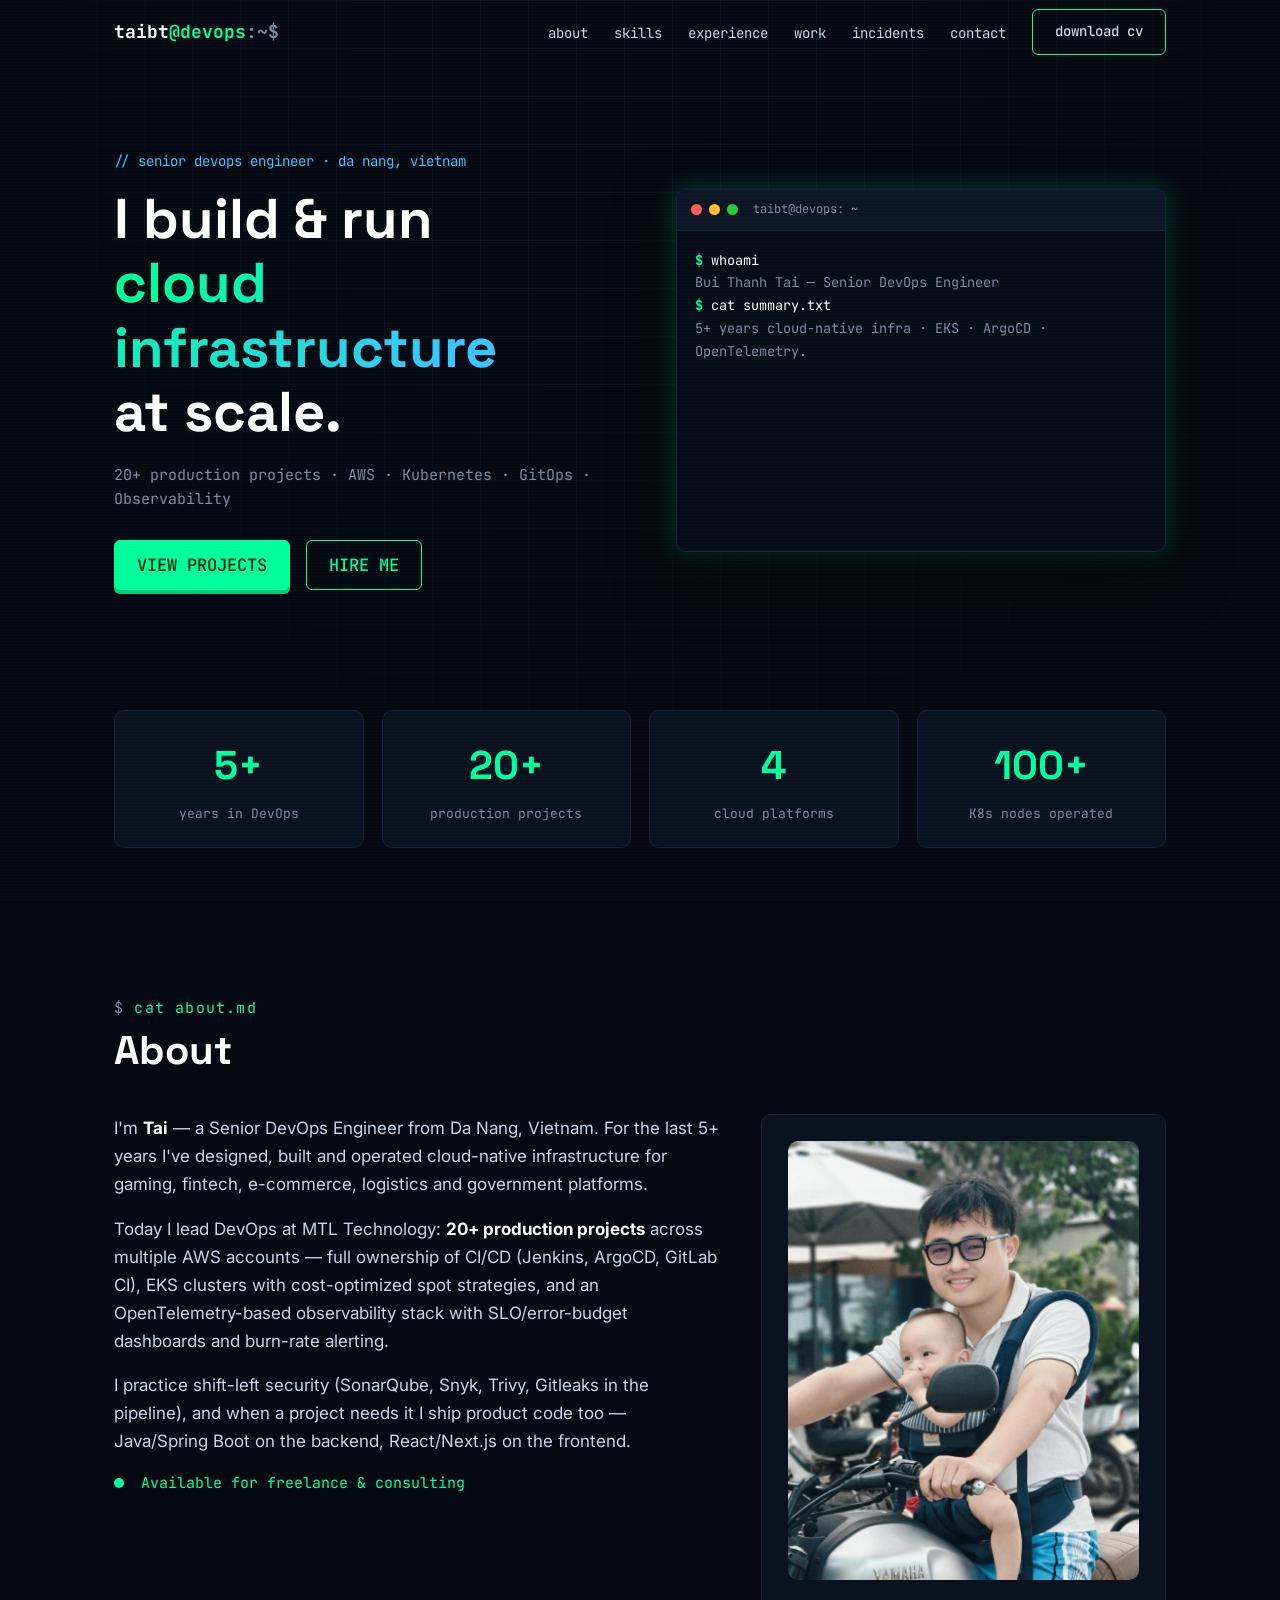
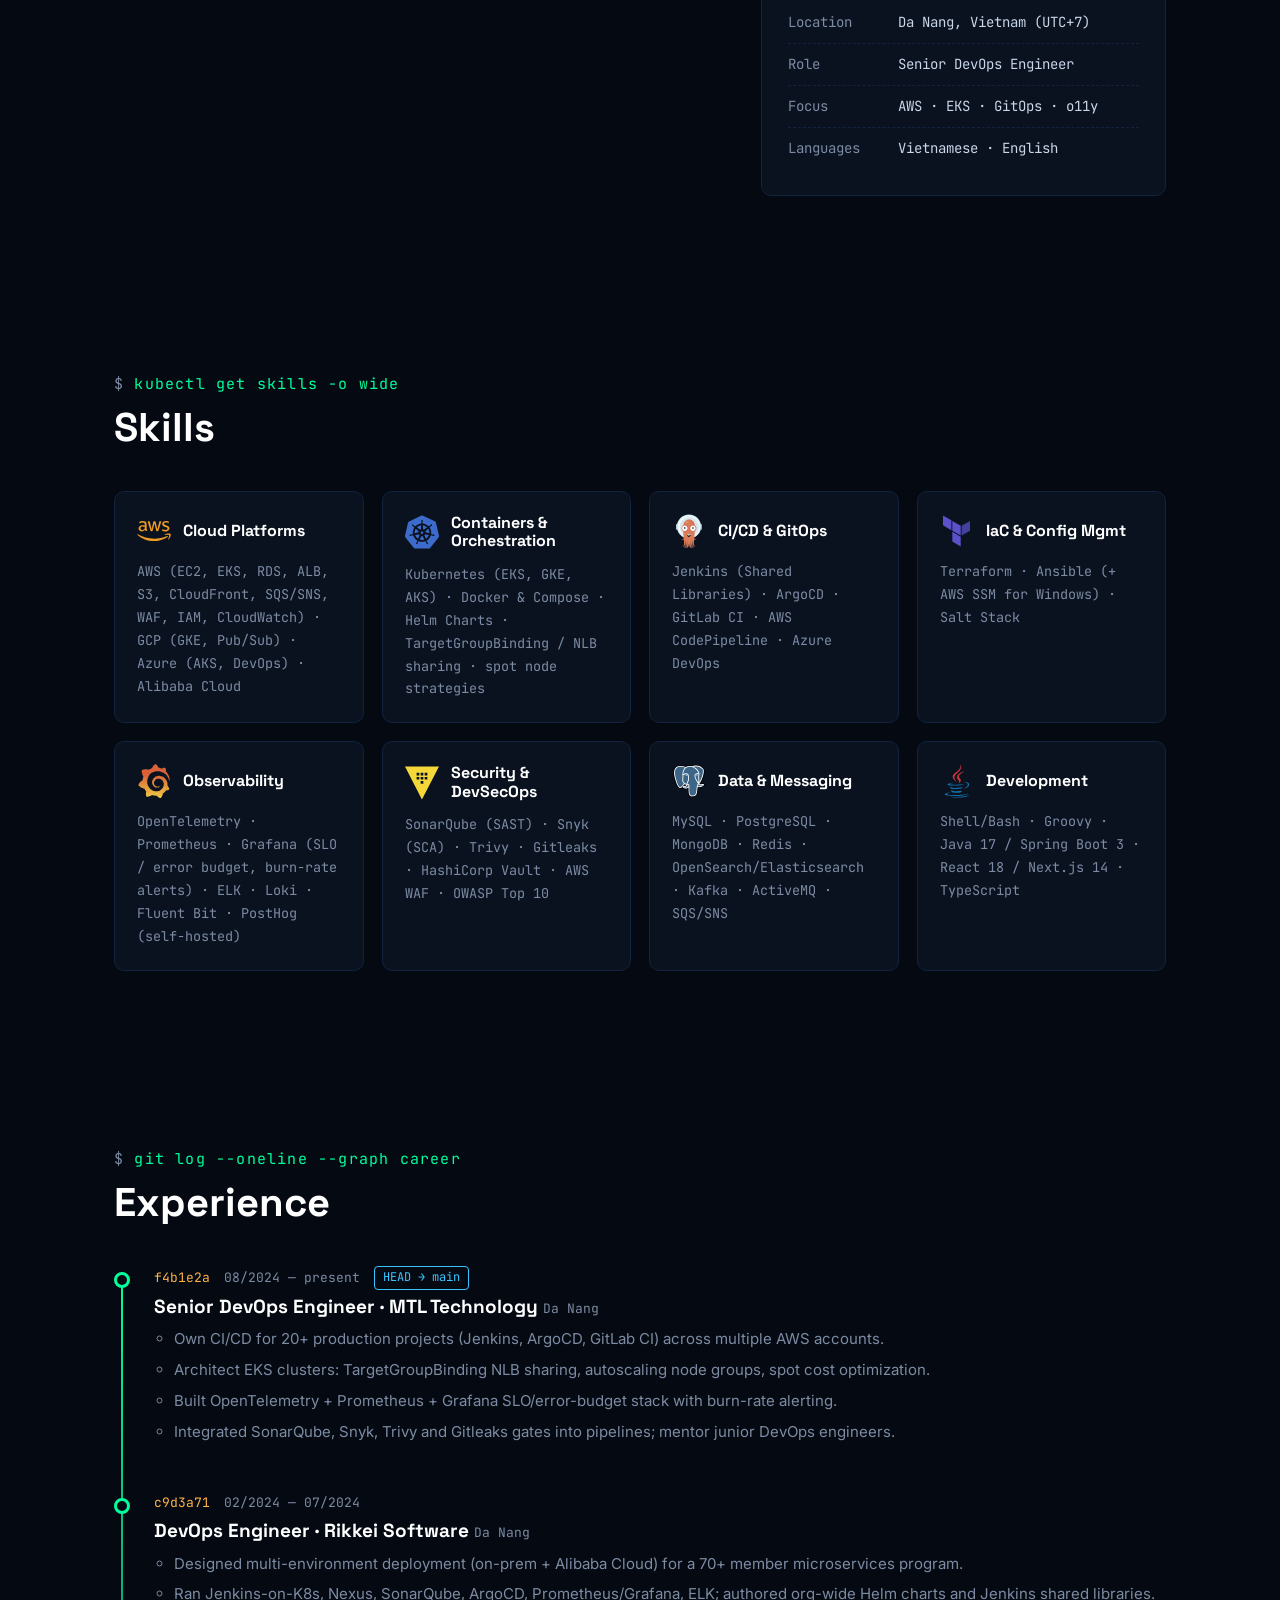
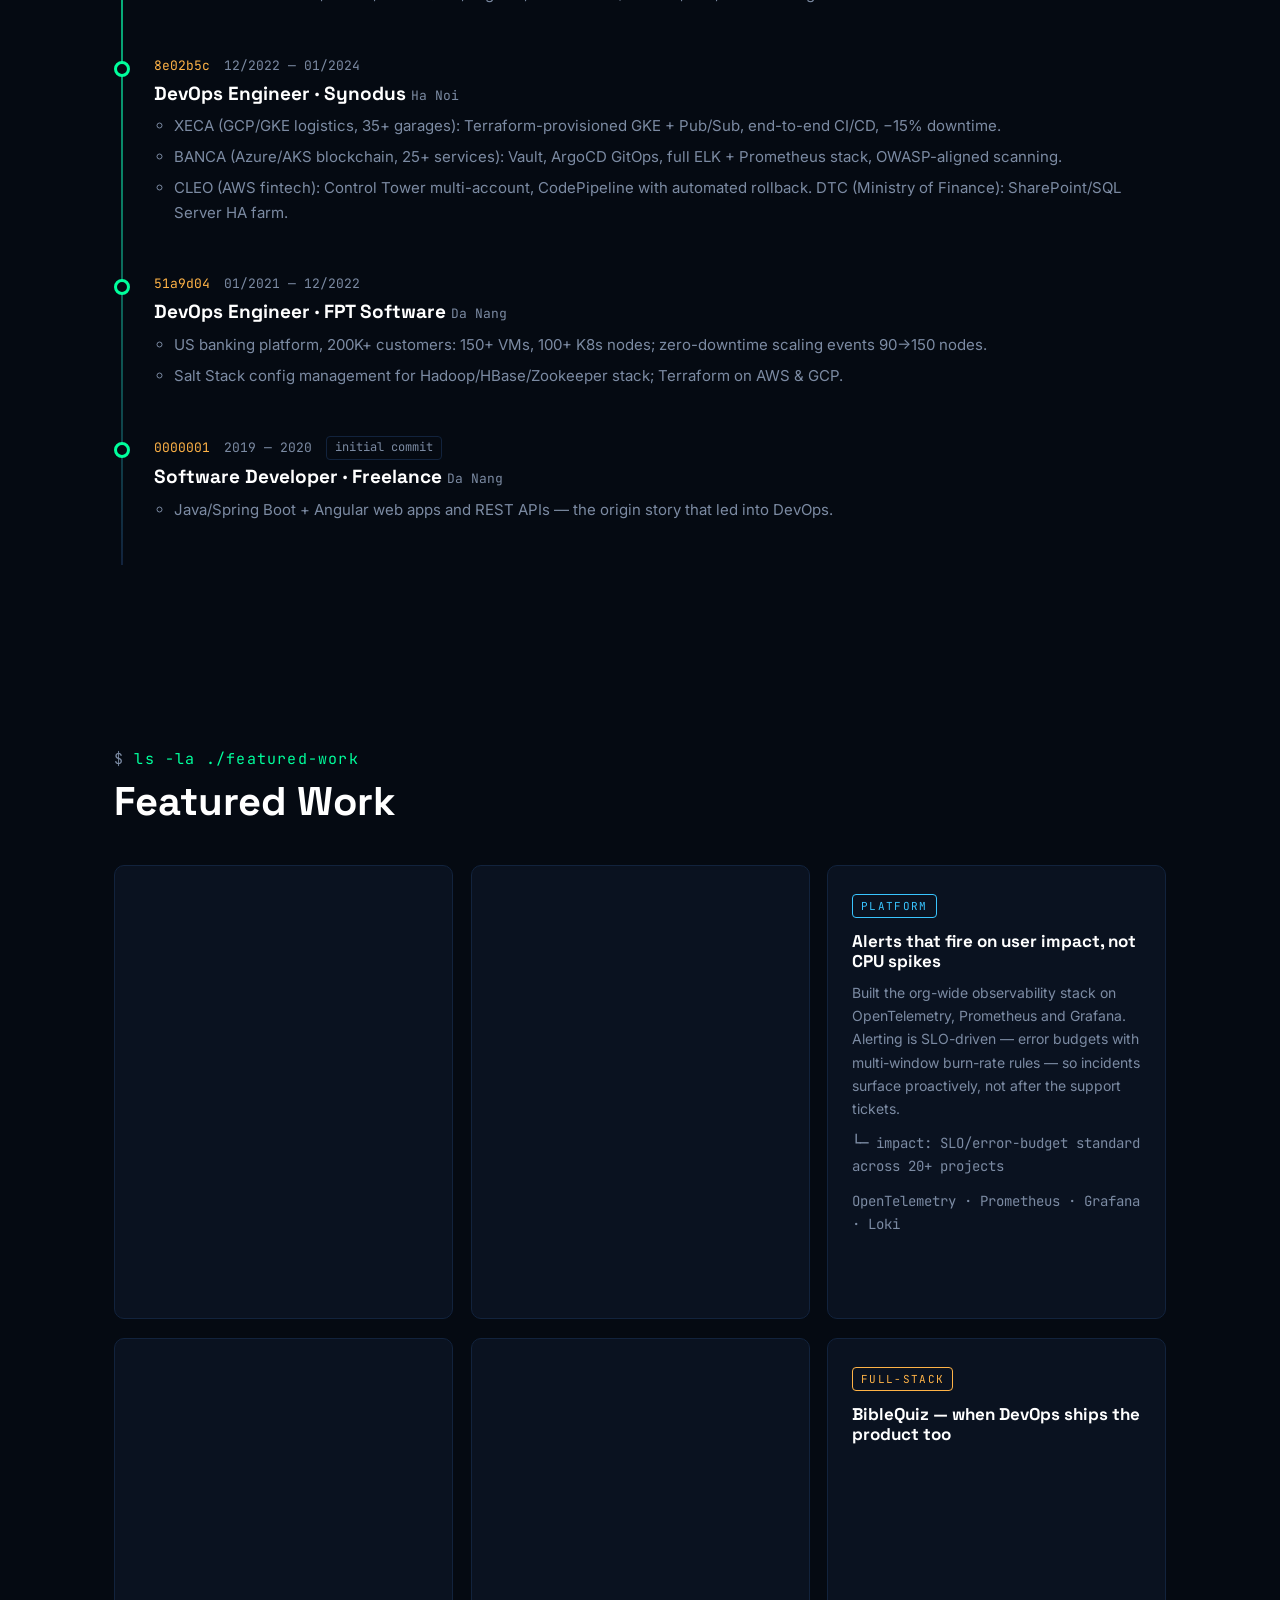
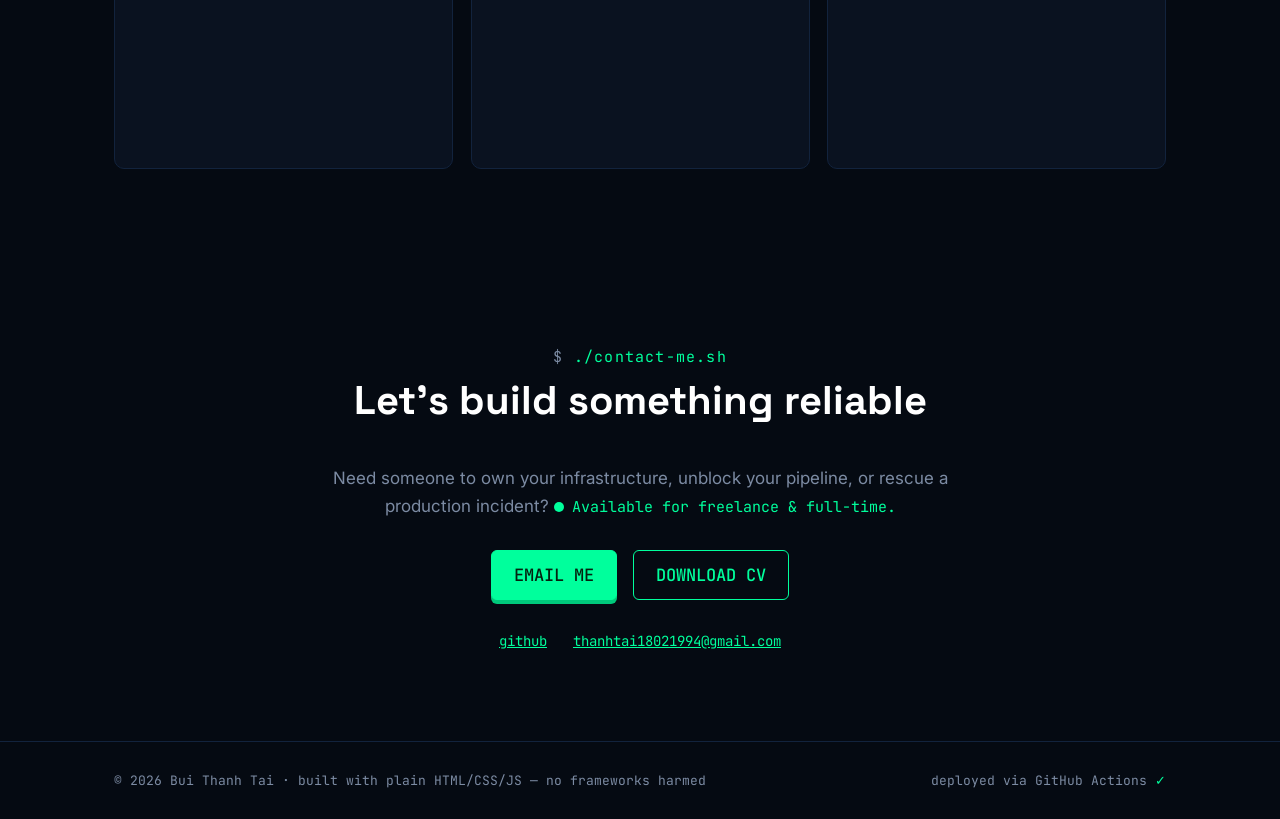
<file: index.html>
<!DOCTYPE html>
<html lang="en">
<head>
  <meta charset="utf-8">
  <meta name="viewport" content="width=device-width, initial-scale=1">
  <title>Bui Thanh Tai — Senior DevOps Engineer</title>
  <meta name="description" content="Senior DevOps Engineer — 5+ years building and running cloud-native infrastructure on AWS, Kubernetes, GitOps and observability. Available for freelance.">
  <link rel="icon" type="image/svg+xml" href="assets/img/favicon.svg">
  <link rel="canonical" href="https://taibt-devops.github.io/portfolio/">
  <meta property="og:type" content="website">
  <meta property="og:title" content="Bui Thanh Tai — Senior DevOps Engineer">
  <meta property="og:description" content="5+ years building and running cloud-native infrastructure. AWS · Kubernetes · GitOps · Observability. Available for freelance.">
  <meta property="og:image" content="https://taibt-devops.github.io/portfolio/assets/img/og-image.png">
  <meta property="og:url" content="https://taibt-devops.github.io/portfolio/">
  <meta name="twitter:card" content="summary_large_image">
  <link rel="preconnect" href="https://fonts.googleapis.com">
  <link rel="preconnect" href="https://fonts.gstatic.com" crossorigin>
  <link rel="preload" as="style" href="https://fonts.googleapis.com/css2?family=Inter:wght@400;500;600&family=JetBrains+Mono:wght@400;500;700&family=Space+Grotesk:wght@500;600;700&display=swap">
  <link href="https://fonts.googleapis.com/css2?family=Inter:wght@400;500;600&family=JetBrains+Mono:wght@400;500;700&family=Space+Grotesk:wght@500;600;700&display=swap" rel="stylesheet" media="print" onload="this.media='all'">
  <noscript><link href="https://fonts.googleapis.com/css2?family=Inter:wght@400;500;600&family=JetBrains+Mono:wght@400;500;700&family=Space+Grotesk:wght@500;600;700&display=swap" rel="stylesheet"></noscript>
  <link rel="stylesheet" href="assets/css/main.css">
</head>
<body>
  <a class="skip-link" href="#main">Skip to content</a>
  <header id="site-nav">
    <nav class="wrap nav-inner" aria-label="Main">
      <a class="brand" href="#hero">taibt<span class="brand-at">@devops</span><span class="brand-path">:~$</span></a>
      <button type="button" class="nav-burger" aria-expanded="false" aria-controls="nav-menu" aria-label="Toggle menu"><span></span><span></span><span></span></button>
      <ul id="nav-menu" class="nav-links">
        <li><a href="#about">about</a></li>
        <li><a href="#skills">skills</a></li>
        <li><a href="#experience">experience</a></li>
        <li><a href="#work">work</a></li>
        <li><a href="incidents/">incidents</a></li>
        <li><a href="#contact">contact</a></li>
        <li><a class="btn btn-ghost" href="cv/BUI_THANH_TAI_CV.pdf" download>download cv</a></li>
      </ul>
    </nav>
  </header>
  <main id="main" tabindex="-1">
    <section id="hero" aria-label="Introduction">
      <div class="wrap hero-grid">
        <div class="hero-copy">
          <p class="hero-kicker">// senior devops engineer · da nang, vietnam</p>
          <h1 class="hero-title">I build &amp; run<br><span class="grad">cloud infrastructure</span><br>at scale.</h1>
          <p class="hero-sub">20+ production projects · AWS · Kubernetes · GitOps · Observability</p>
          <div class="hero-cta">
            <a class="btn btn-solid" href="#work">VIEW PROJECTS</a>
            <a class="btn btn-ghost" href="#contact">HIRE ME</a>
          </div>
        </div>
        <div class="terminal" id="hero-terminal">
          <div class="terminal-bar" aria-hidden="true">
            <span class="dot dot-r"></span><span class="dot dot-y"></span><span class="dot dot-g"></span>
            <span class="terminal-title">taibt@devops: ~</span>
          </div>
          <div class="terminal-body" id="terminal-body">
            <div class="t-line"><span class="t-prompt">$</span> <span class="t-cmd">whoami</span></div>
            <div class="t-line t-out">Bui Thanh Tai — Senior DevOps Engineer</div>
            <div class="t-line"><span class="t-prompt">$</span> <span class="t-cmd">cat summary.txt</span></div>
            <div class="t-line t-out">5+ years cloud-native infra · EKS · ArgoCD · OpenTelemetry.</div>
            <div class="t-line t-out">Proven production incident response. Full-stack capable.</div>
            <div class="t-line"><span class="t-prompt">$</span> <span class="t-cmd">kubectl get skills</span></div>
            <div class="t-line t-out t-table">NAME            AGE   STATUS</div>
            <div class="t-line t-out t-table">aws-eks         5y    <span class="t-ok">Running</span></div>
            <div class="t-line t-out t-table">gitops-argocd   4y    <span class="t-ok">Running</span></div>
            <div class="t-line t-out t-table">observability   3y    <span class="t-ok">Running</span></div>
            <div class="t-line t-out t-table">devsecops       2y    <span class="t-ok">Running</span></div>
            <div class="t-line"><span class="t-prompt">$</span> <span class="t-cursor" aria-hidden="true"></span></div>
          </div>
        </div>
      </div>
    </section>
    <section id="stats" aria-label="Key numbers">
      <div class="wrap stats-grid">
        <div class="stat" data-reveal><span class="stat-num" data-count-to="5">5</span><span class="stat-plus">+</span><span class="stat-label">years in DevOps</span></div>
        <div class="stat" data-reveal data-reveal-delay="100"><span class="stat-num" data-count-to="20">20</span><span class="stat-plus">+</span><span class="stat-label">production projects</span></div>
        <div class="stat" data-reveal data-reveal-delay="200"><span class="stat-num" data-count-to="4">4</span><span class="stat-plus"></span><span class="stat-label">cloud platforms</span></div>
        <div class="stat" data-reveal data-reveal-delay="300"><span class="stat-num" data-count-to="100">100</span><span class="stat-plus">+</span><span class="stat-label">K8s nodes operated</span></div>
      </div>
    </section>
    <section id="about" aria-label="About me">
      <div class="wrap">
        <p class="section-title">cat about.md</p>
        <h2 class="section-heading">About</h2>
        <div class="about-grid">
          <div class="about-text" data-reveal>
            <p>I'm <strong>Tai</strong> — a Senior DevOps Engineer from Da Nang, Vietnam. For the last 5+ years I've designed, built and operated cloud-native infrastructure for gaming, fintech, e-commerce, logistics and government platforms.</p>
            <p>Today I lead DevOps at MTL Technology: <strong>20+ production projects</strong> across multiple AWS accounts — full ownership of CI/CD (Jenkins, ArgoCD, GitLab CI), EKS clusters with cost-optimized spot strategies, and an OpenTelemetry-based observability stack with SLO/error-budget dashboards and burn-rate alerting.</p>
            <p>I practice shift-left security (SonarQube, Snyk, Trivy, Gitleaks in the pipeline), and when a project needs it I ship product code too — Java/Spring Boot on the backend, React/Next.js on the frontend.</p>
            <p class="about-status"><span class="pulse-dot" aria-hidden="true"></span> Available for freelance &amp; consulting</p>
          </div>
          <div class="about-card" data-reveal data-reveal-delay="150">
            <figure class="portrait">
              <img src="assets/img/avatar.jpg" alt="Bui Thanh Tai" width="720" height="900" loading="lazy" decoding="async">
            </figure>
            <ul class="about-facts">
              <li><span>Location</span>Da Nang, Vietnam (UTC+7)</li>
              <li><span>Role</span>Senior DevOps Engineer</li>
              <li><span>Focus</span>AWS · EKS · GitOps · o11y</li>
              <li><span>Languages</span>Vietnamese · English</li>
            </ul>
          </div>
        </div>
      </div>
    </section>
    <section id="skills" aria-label="Skills">
      <div class="wrap">
        <p class="section-title">kubectl get skills -o wide</p>
        <h2 class="section-heading">Skills</h2>
        <div class="skills-grid">
          <article class="skill-card" data-reveal>
            <header><img src="assets/img/icons/aws.svg" alt="" width="34" height="34"><h3>Cloud Platforms</h3></header>
            <p>AWS (EC2, EKS, RDS, ALB, S3, CloudFront, SQS/SNS, WAF, IAM, CloudWatch) · GCP (GKE, Pub/Sub) · Azure (AKS, DevOps) · Alibaba Cloud</p>
          </article>
          <article class="skill-card" data-reveal data-reveal-delay="60">
            <header><img src="assets/img/icons/kubernetes.svg" alt="" width="34" height="34"><h3>Containers &amp; Orchestration</h3></header>
            <p>Kubernetes (EKS, GKE, AKS) · Docker &amp; Compose · Helm Charts · TargetGroupBinding / NLB sharing · spot node strategies</p>
          </article>
          <article class="skill-card" data-reveal data-reveal-delay="120">
            <header><img src="assets/img/icons/argocd.svg" alt="" width="34" height="34"><h3>CI/CD &amp; GitOps</h3></header>
            <p>Jenkins (Shared Libraries) · ArgoCD · GitLab CI · AWS CodePipeline · Azure DevOps</p>
          </article>
          <article class="skill-card" data-reveal data-reveal-delay="180">
            <header><img src="assets/img/icons/terraform.svg" alt="" width="34" height="34"><h3>IaC &amp; Config Mgmt</h3></header>
            <p>Terraform · Ansible (+ AWS SSM for Windows) · Salt Stack</p>
          </article>
          <article class="skill-card" data-reveal>
            <header><img src="assets/img/icons/grafana.svg" alt="" width="34" height="34"><h3>Observability</h3></header>
            <p>OpenTelemetry · Prometheus · Grafana (SLO / error budget, burn-rate alerts) · ELK · Loki · Fluent Bit · PostHog (self-hosted)</p>
          </article>
          <article class="skill-card" data-reveal data-reveal-delay="60">
            <header><img src="assets/img/icons/vault.svg" alt="" width="34" height="34"><h3>Security &amp; DevSecOps</h3></header>
            <p>SonarQube (SAST) · Snyk (SCA) · Trivy · Gitleaks · HashiCorp Vault · AWS WAF · OWASP Top 10</p>
          </article>
          <article class="skill-card" data-reveal data-reveal-delay="120">
            <header><img src="assets/img/icons/postgresql.svg" alt="" width="34" height="34"><h3>Data &amp; Messaging</h3></header>
            <p>MySQL · PostgreSQL · MongoDB · Redis · OpenSearch/Elasticsearch · Kafka · ActiveMQ · SQS/SNS</p>
          </article>
          <article class="skill-card" data-reveal data-reveal-delay="180">
            <header><img src="assets/img/icons/java.svg" alt="" width="34" height="34"><h3>Development</h3></header>
            <p>Shell/Bash · Groovy · Java 17 / Spring Boot 3 · React 18 / Next.js 14 · TypeScript</p>
          </article>
        </div>
      </div>
    </section>
    <section id="experience" aria-label="Experience">
      <div class="wrap">
        <p class="section-title">git log --oneline --graph career</p>
        <h2 class="section-heading">Experience</h2>
        <ol class="timeline">
          <li class="commit" data-reveal>
            <div class="commit-meta"><span class="hash">f4b1e2a</span><span class="commit-date">08/2024 — present</span><span class="tag">HEAD → main</span></div>
            <h3>Senior DevOps Engineer · MTL Technology <span class="commit-loc">Da Nang</span></h3>
            <ul>
              <li>Own CI/CD for 20+ production projects (Jenkins, ArgoCD, GitLab CI) across multiple AWS accounts.</li>
              <li>Architect EKS clusters: TargetGroupBinding NLB sharing, autoscaling node groups, spot cost optimization.</li>
              <li>Built OpenTelemetry + Prometheus + Grafana SLO/error-budget stack with burn-rate alerting.</li>
              <li>Integrated SonarQube, Snyk, Trivy and Gitleaks gates into pipelines; mentor junior DevOps engineers.</li>
            </ul>
          </li>
          <li class="commit" data-reveal>
            <div class="commit-meta"><span class="hash">c9d3a71</span><span class="commit-date">02/2024 — 07/2024</span></div>
            <h3>DevOps Engineer · Rikkei Software <span class="commit-loc">Da Nang</span></h3>
            <ul>
              <li>Designed multi-environment deployment (on-prem + Alibaba Cloud) for a 70+ member microservices program.</li>
              <li>Ran Jenkins-on-K8s, Nexus, SonarQube, ArgoCD, Prometheus/Grafana, ELK; authored org-wide Helm charts and Jenkins shared libraries.</li>
            </ul>
          </li>
          <li class="commit" data-reveal>
            <div class="commit-meta"><span class="hash">8e02b5c</span><span class="commit-date">12/2022 — 01/2024</span></div>
            <h3>DevOps Engineer · Synodus <span class="commit-loc">Ha Noi</span></h3>
            <ul>
              <li>XECA (GCP/GKE logistics, 35+ garages): Terraform-provisioned GKE + Pub/Sub, end-to-end CI/CD, −15% downtime.</li>
              <li>BANCA (Azure/AKS blockchain, 25+ services): Vault, ArgoCD GitOps, full ELK + Prometheus stack, OWASP-aligned scanning.</li>
              <li>CLEO (AWS fintech): Control Tower multi-account, CodePipeline with automated rollback. DTC (Ministry of Finance): SharePoint/SQL Server HA farm.</li>
            </ul>
          </li>
          <li class="commit" data-reveal>
            <div class="commit-meta"><span class="hash">51a9d04</span><span class="commit-date">01/2021 — 12/2022</span></div>
            <h3>DevOps Engineer · FPT Software <span class="commit-loc">Da Nang</span></h3>
            <ul>
              <li>US banking platform, 200K+ customers: 150+ VMs, 100+ K8s nodes; zero-downtime scaling events 90→150 nodes.</li>
              <li>Salt Stack config management for Hadoop/HBase/Zookeeper stack; Terraform on AWS &amp; GCP.</li>
            </ul>
          </li>
          <li class="commit" data-reveal>
            <div class="commit-meta"><span class="hash">0000001</span><span class="commit-date">2019 — 2020</span><span class="tag tag-init">initial commit</span></div>
            <h3>Software Developer · Freelance <span class="commit-loc">Da Nang</span></h3>
            <ul>
              <li>Java/Spring Boot + Angular web apps and REST APIs — the origin story that led into DevOps.</li>
            </ul>
          </li>
        </ol>
      </div>
    </section>
    <section id="work" aria-label="Featured work">
      <div class="wrap">
        <p class="section-title">ls -la ./featured-work</p>
        <h2 class="section-heading">Featured Work</h2>
        <div class="work-grid">
          <article class="work-card" data-reveal>
            <span class="work-type work-type-incident">INCIDENT RESPONSE</span>
            <h3>One port-scan away from a breach headline</h3>
            <p>Found a legacy MySQL on EKS exposed to the internet through a public NLB (ap-northeast-1). Recovered data from binary logs + EBS snapshots, converted the service to ClusterIP, locked down Security Groups — then made it systemic: Gitleaks in every pre-commit, Trivy scanning every image in CI.</p>
            <p class="work-impact"><span aria-hidden="true">└─</span> impact: zero data loss · security gates now org-wide</p>
            <p class="work-stack">AWS · EKS · MySQL · binlog · Trivy · Gitleaks</p>
          </article>
          <article class="work-card" data-reveal data-reveal-delay="80">
            <span class="work-type work-type-scale">SCALE</span>
            <h3>US banking platform serving 200K+ customers</h3>
            <p>Ran infrastructure for a large-scale US banking platform: 150+ VMs and 100+ Kubernetes nodes, config-managed with Salt Stack and provisioned with Terraform across AWS and GCP. Peak-hour scaling events stayed invisible to users.</p>
            <p class="work-impact"><span aria-hidden="true">└─</span> impact: 90→150 nodes at peak · zero downtime</p>
            <p class="work-stack">AWS · GCP · K8s · Salt Stack · Terraform</p>
          </article>
          <article class="work-card" data-reveal data-reveal-delay="160">
            <span class="work-type">PLATFORM</span>
            <h3>Alerts that fire on user impact, not CPU spikes</h3>
            <p>Built the org-wide observability stack on OpenTelemetry, Prometheus and Grafana. Alerting is SLO-driven — error budgets with multi-window burn-rate rules — so incidents surface proactively, not after the support tickets.</p>
            <p class="work-impact"><span aria-hidden="true">└─</span> impact: SLO/error-budget standard across 20+ projects</p>
            <p class="work-stack">OpenTelemetry · Prometheus · Grafana · Loki</p>
          </article>
          <article class="work-card" data-reveal>
            <span class="work-type">ARCHITECTURE</span>
            <h3>Fintech on AWS — governed at multi-account scale</h3>
            <p>A high-security payment platform integrating banks, VNPAY and Momo. Designed the AWS estate under Control Tower multi-account governance — EC2, ECS, Lambda, VPC, WAF, all in Terraform — with CloudTrail audit logging and automated-rollback CodePipeline deploys.</p>
            <p class="work-impact"><span aria-hidden="true">└─</span> impact: multi-account governance · rollback-safe deploys</p>
            <p class="work-stack">AWS · Control Tower · Terraform · CodePipeline</p>
          </article>
          <article class="work-card" data-reveal data-reveal-delay="80">
            <span class="work-type">PERFORMANCE</span>
            <h3>XECA logistics — 35+ bus garages on GKE</h3>
            <p>Provisioned the platform end-to-end with Terraform on GCP — GKE, Pub/Sub, MariaDB — and built the full CI/CD path from code scan to ArgoCD deploys. Then went bottleneck-hunting in production.</p>
            <p class="work-impact"><span aria-hidden="true">└─</span> impact: +20% performance · −15% downtime</p>
            <p class="work-stack">GCP · GKE · Terraform · Jenkins · ArgoCD</p>
          </article>
          <article class="work-card" data-reveal data-reveal-delay="160">
            <span class="work-type work-type-dev">FULL-STACK</span>
            <h3>BibleQuiz — when DevOps ships the product too</h3>
            <p>Co-developed a non-profit Vietnamese Bible quiz platform end-to-end: Java 17 / Spring Boot 3.3 backend, React 18 + Vite 5 + TypeScript frontend. Proof that "full-stack capable" on my CV isn't decoration.</p>
            <p class="work-impact"><span aria-hidden="true">└─</span> impact: ~75 endpoints · ~30 tables · ~370 tests</p>
            <p class="work-stack">Java 17 · Spring Boot 3 · React 18 · Vite</p>
          </article>
        </div>
      </div>
    </section>
    <section id="contact" aria-label="Contact">
      <div class="wrap contact-wrap">
        <p class="section-title">./contact-me.sh</p>
        <h2 class="section-heading">Let's build something reliable</h2>
        <p class="contact-lede" data-reveal>Need someone to own your infrastructure, unblock your pipeline, or rescue a production incident? <span class="nowrap"><span class="pulse-dot" aria-hidden="true"></span>Available for freelance &amp; full-time.</span></p>
        <div class="contact-cta" data-reveal data-reveal-delay="120">
          <a class="btn btn-solid" href="mailto:thanhtai18021994@gmail.com">EMAIL ME</a>
          <a class="btn btn-ghost" href="cv/BUI_THANH_TAI_CV.pdf" download>DOWNLOAD CV</a>
        </div>
        <ul class="contact-links" data-reveal data-reveal-delay="240">
          <li><a href="https://github.com/taibt-devops" rel="me noopener" target="_blank">github</a></li>
          <li><a href="mailto:thanhtai18021994@gmail.com">thanhtai18021994@gmail.com</a></li>
        </ul>
      </div>
    </section>
  </main>
  <footer id="site-footer">
    <div class="wrap footer-inner">
      <p class="footer-line">© 2026 Bui Thanh Tai · built with plain HTML/CSS/JS — no frameworks harmed</p>
      <p class="footer-line"><a href="https://github.com/taibt-devops/portfolio/actions" rel="noopener" target="_blank">deployed via GitHub Actions <span class="t-ok">✓</span></a></p>
    </div>
  </footer>
  <script src="assets/js/terminal.js" defer></script>
  <script src="assets/js/reveal.js" defer></script>
  <script src="assets/js/main.js" defer></script>
</body>
</html>
</file>
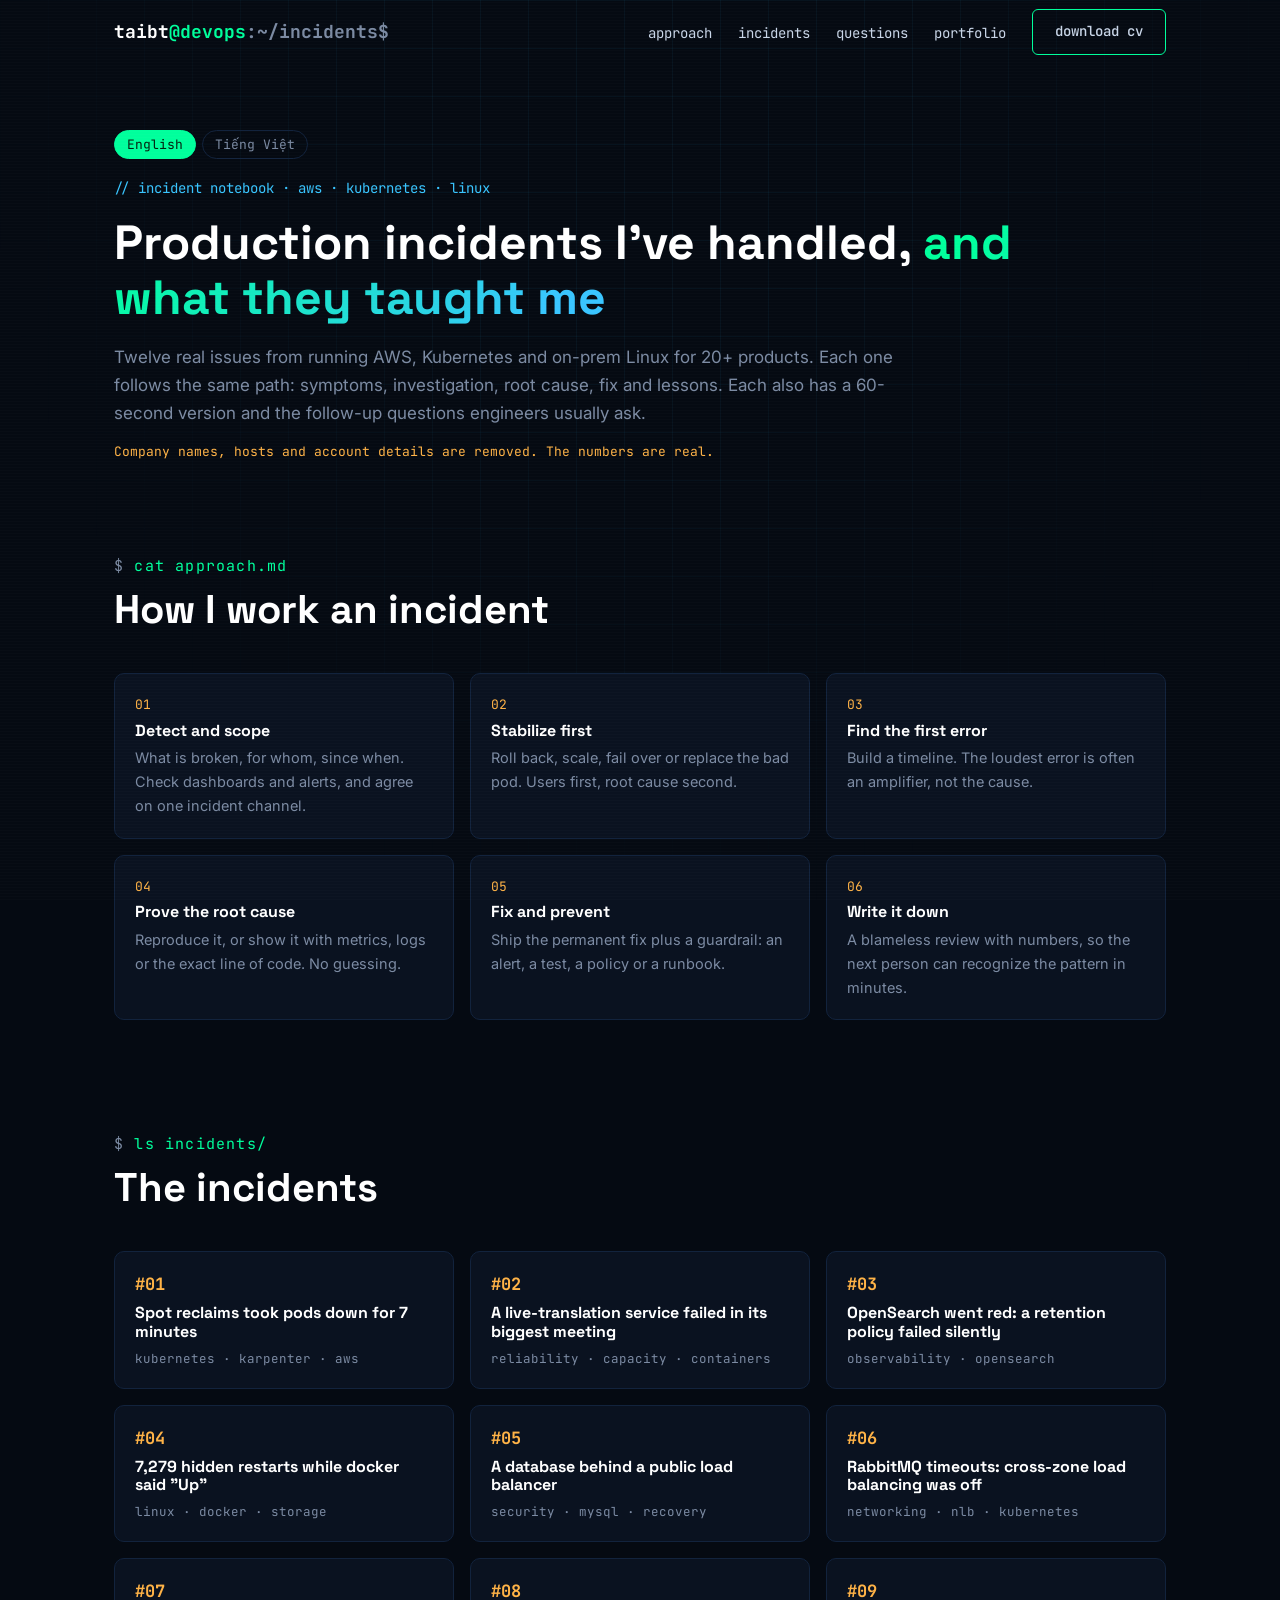
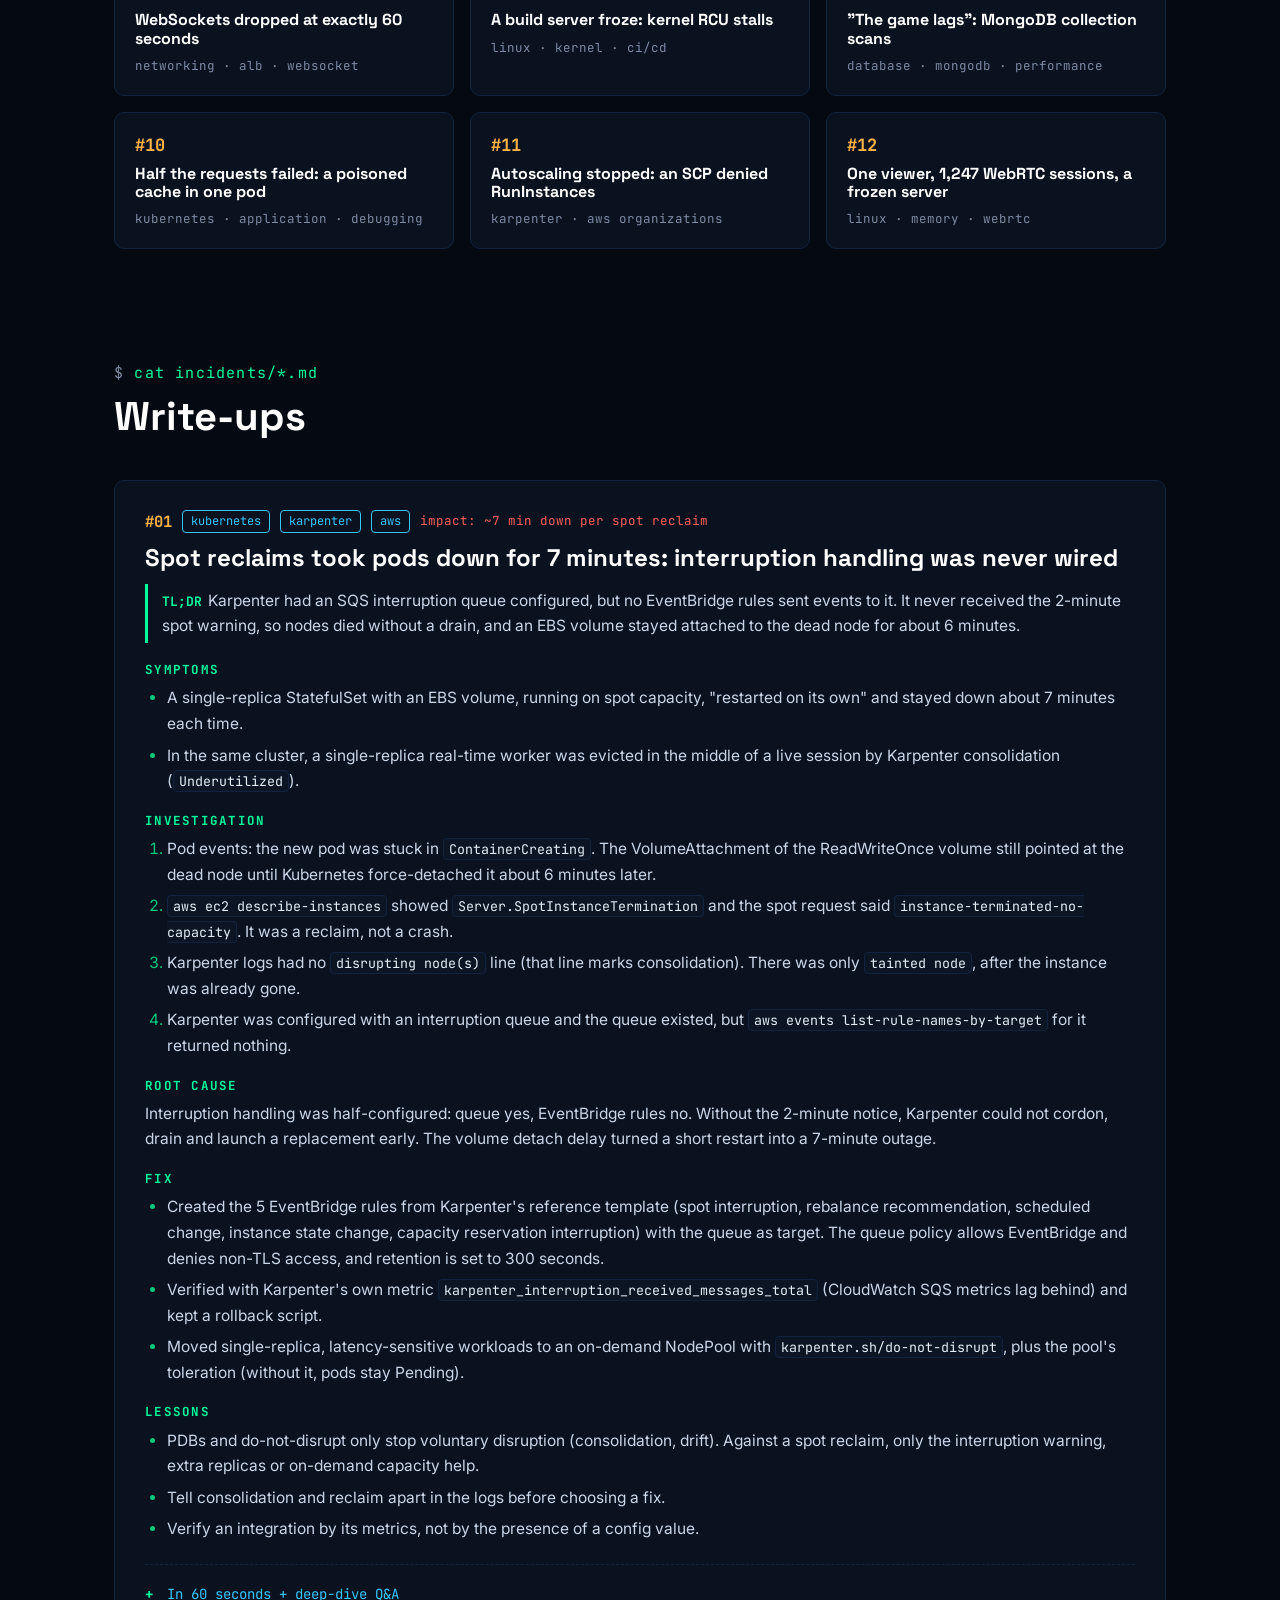
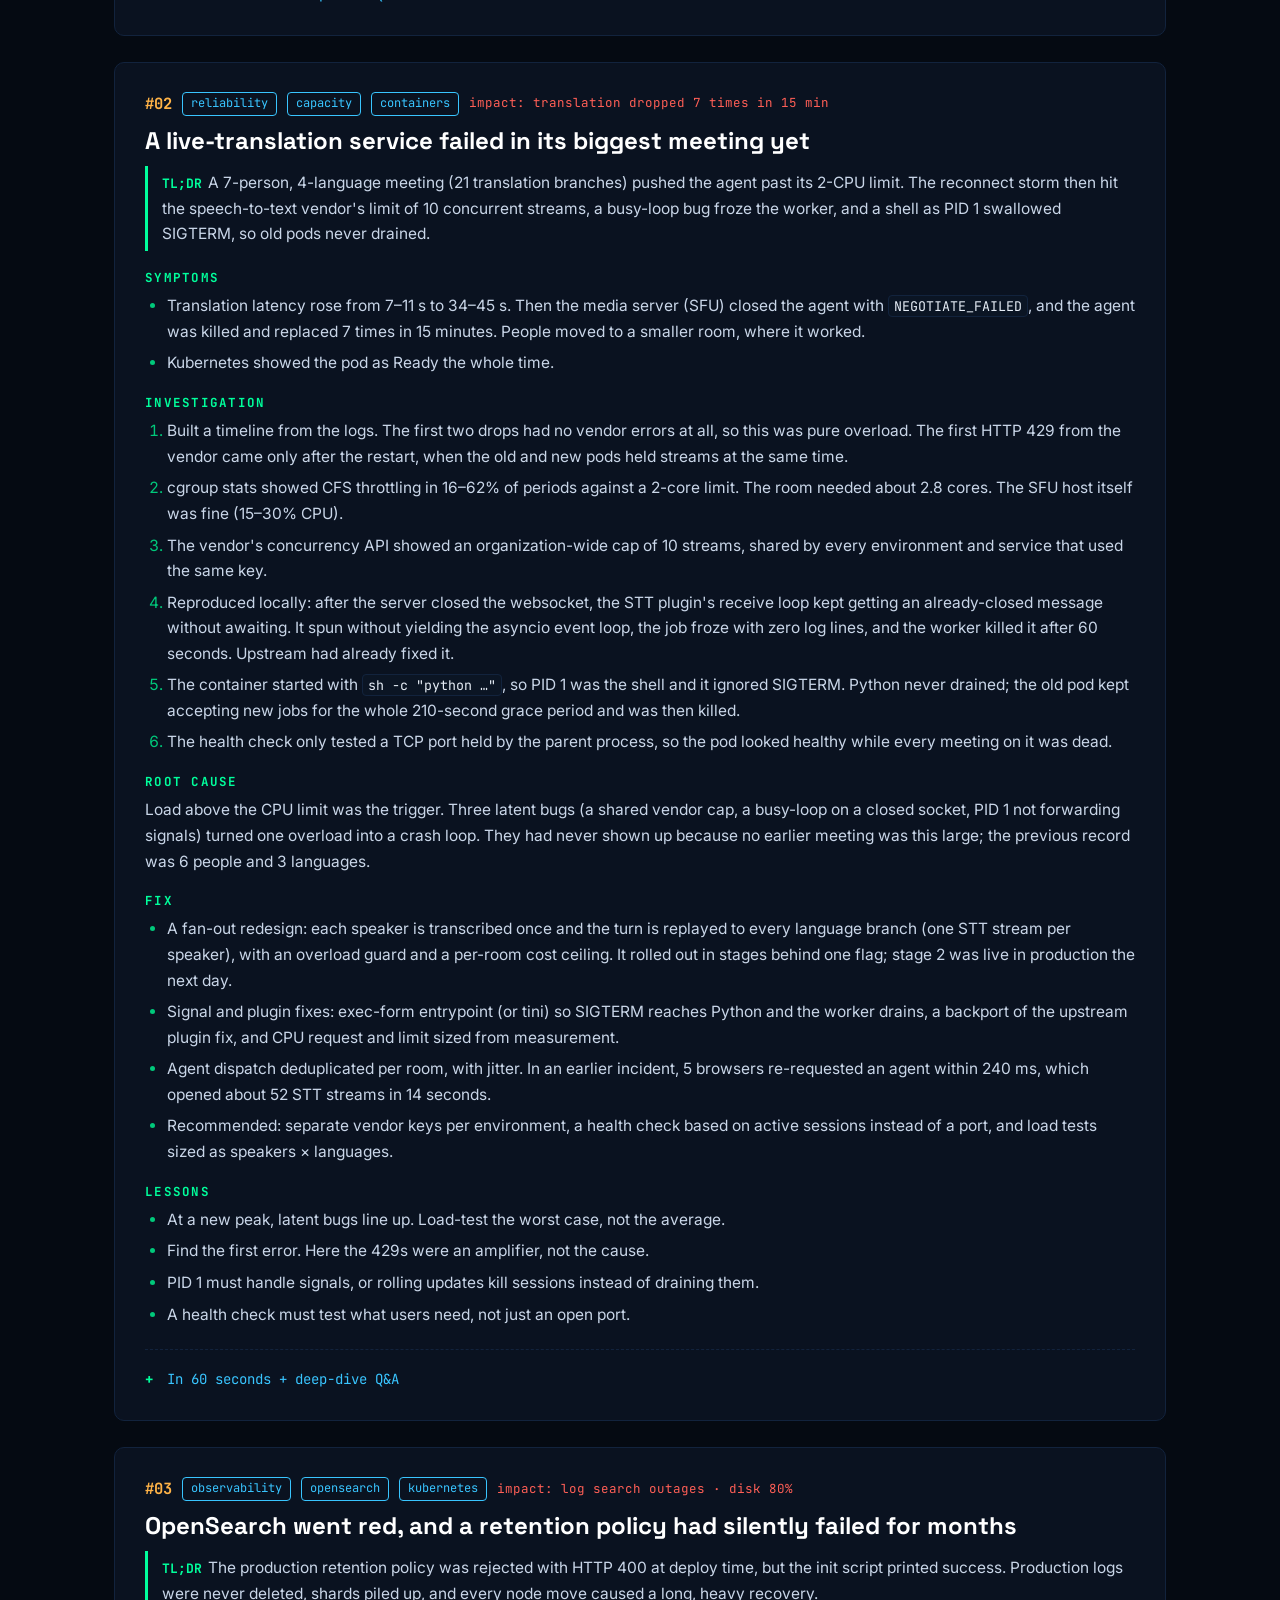
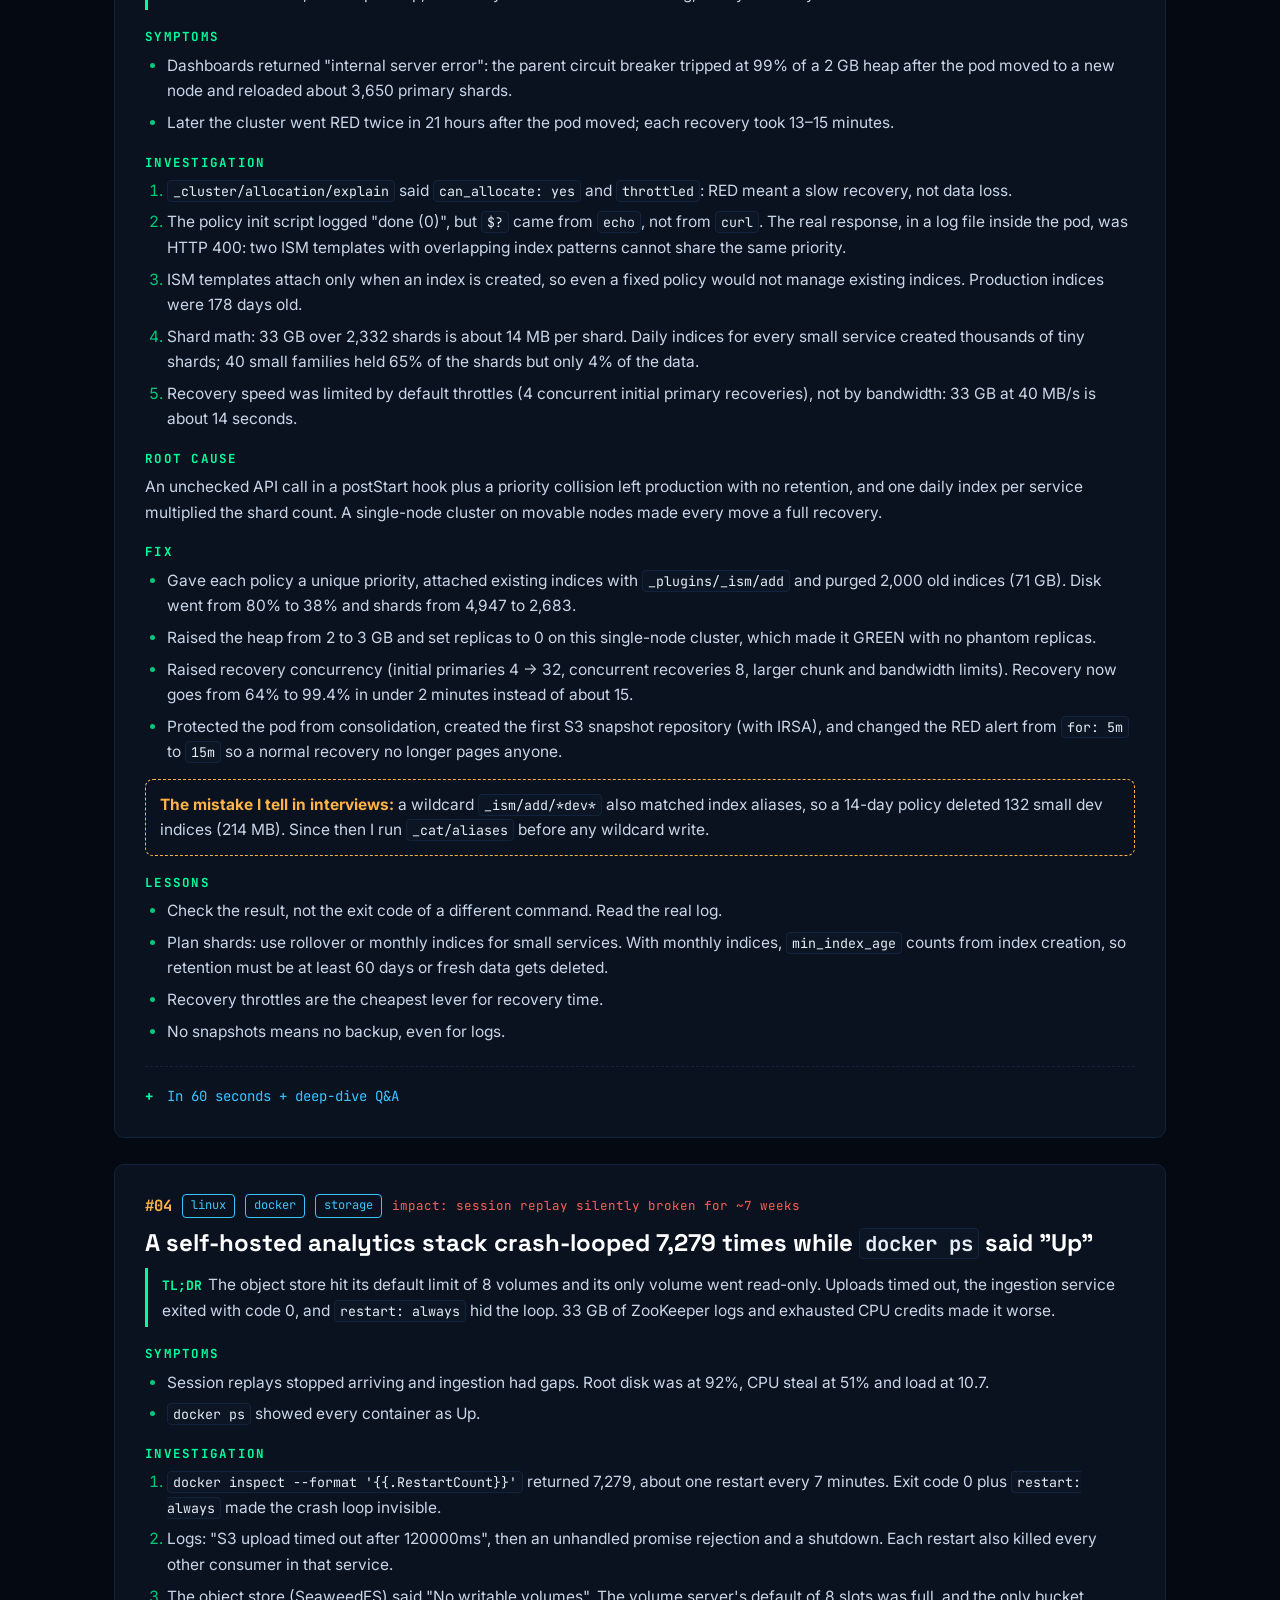
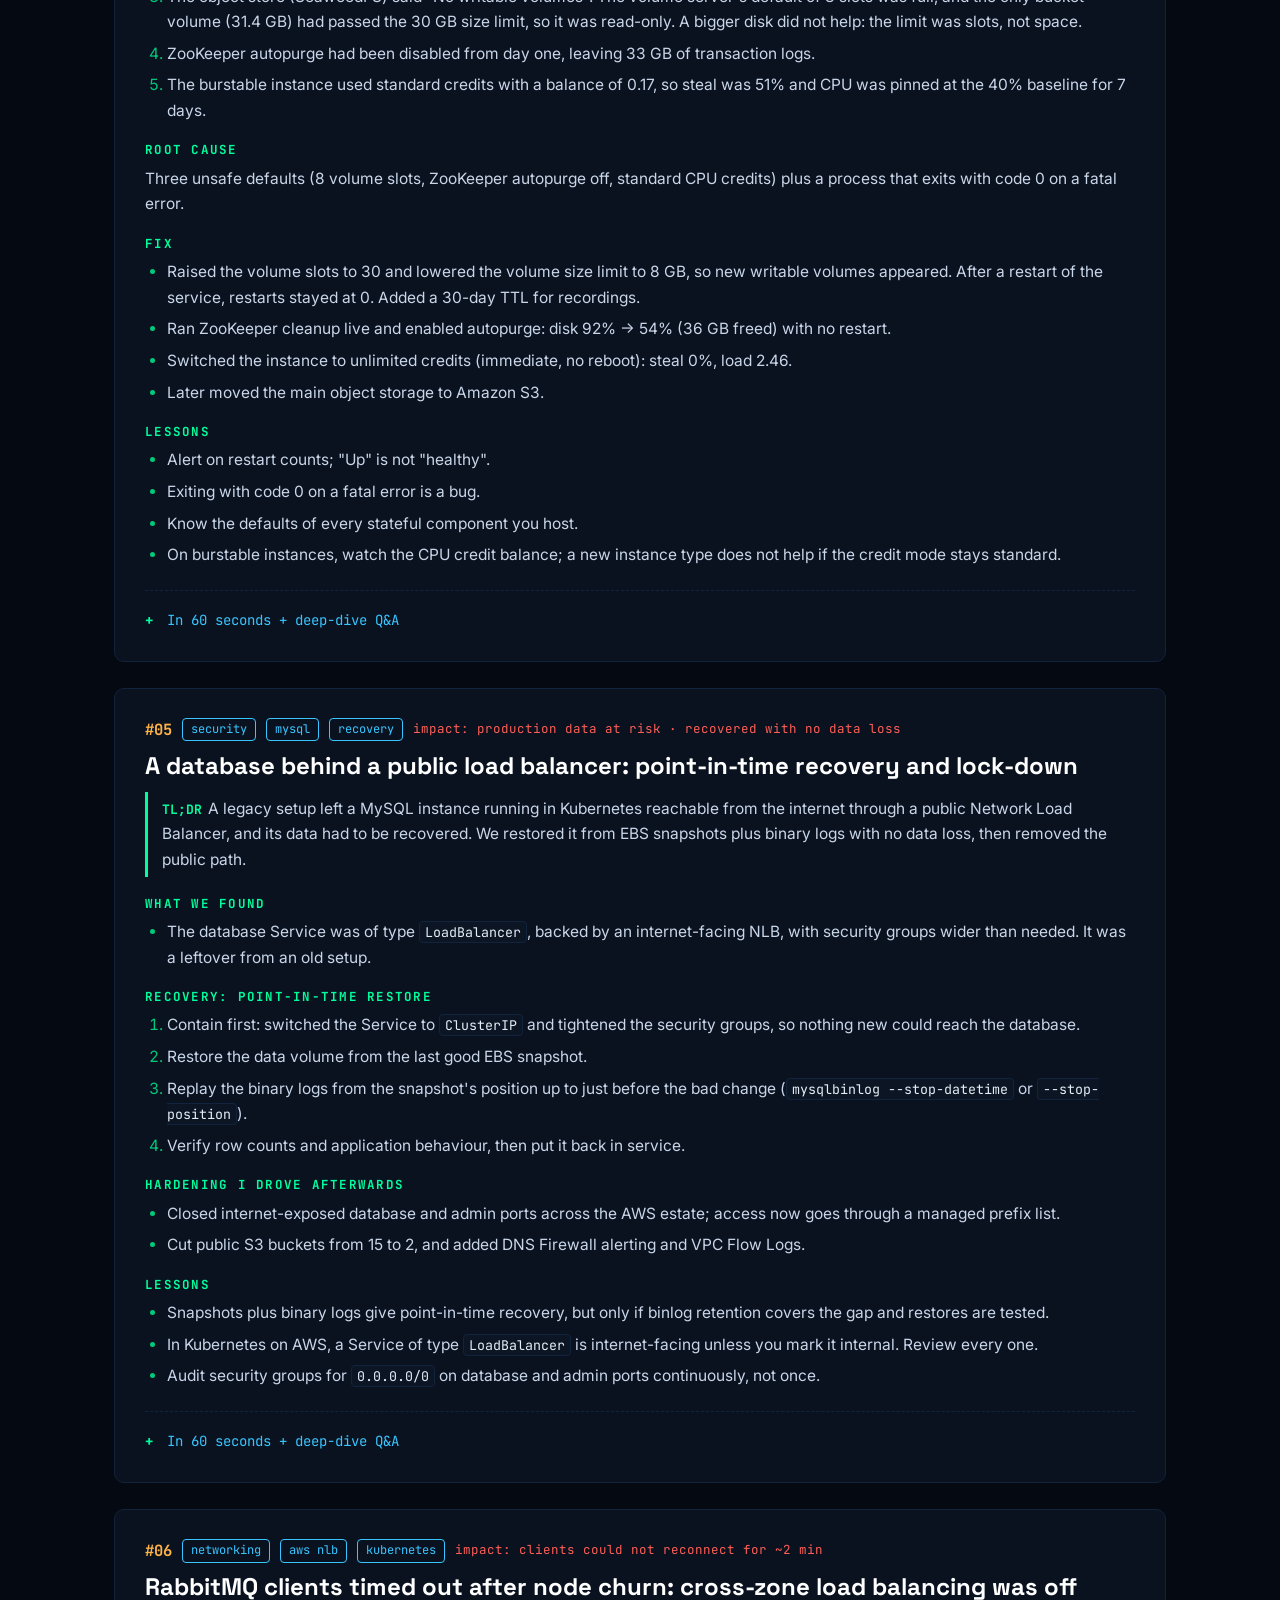
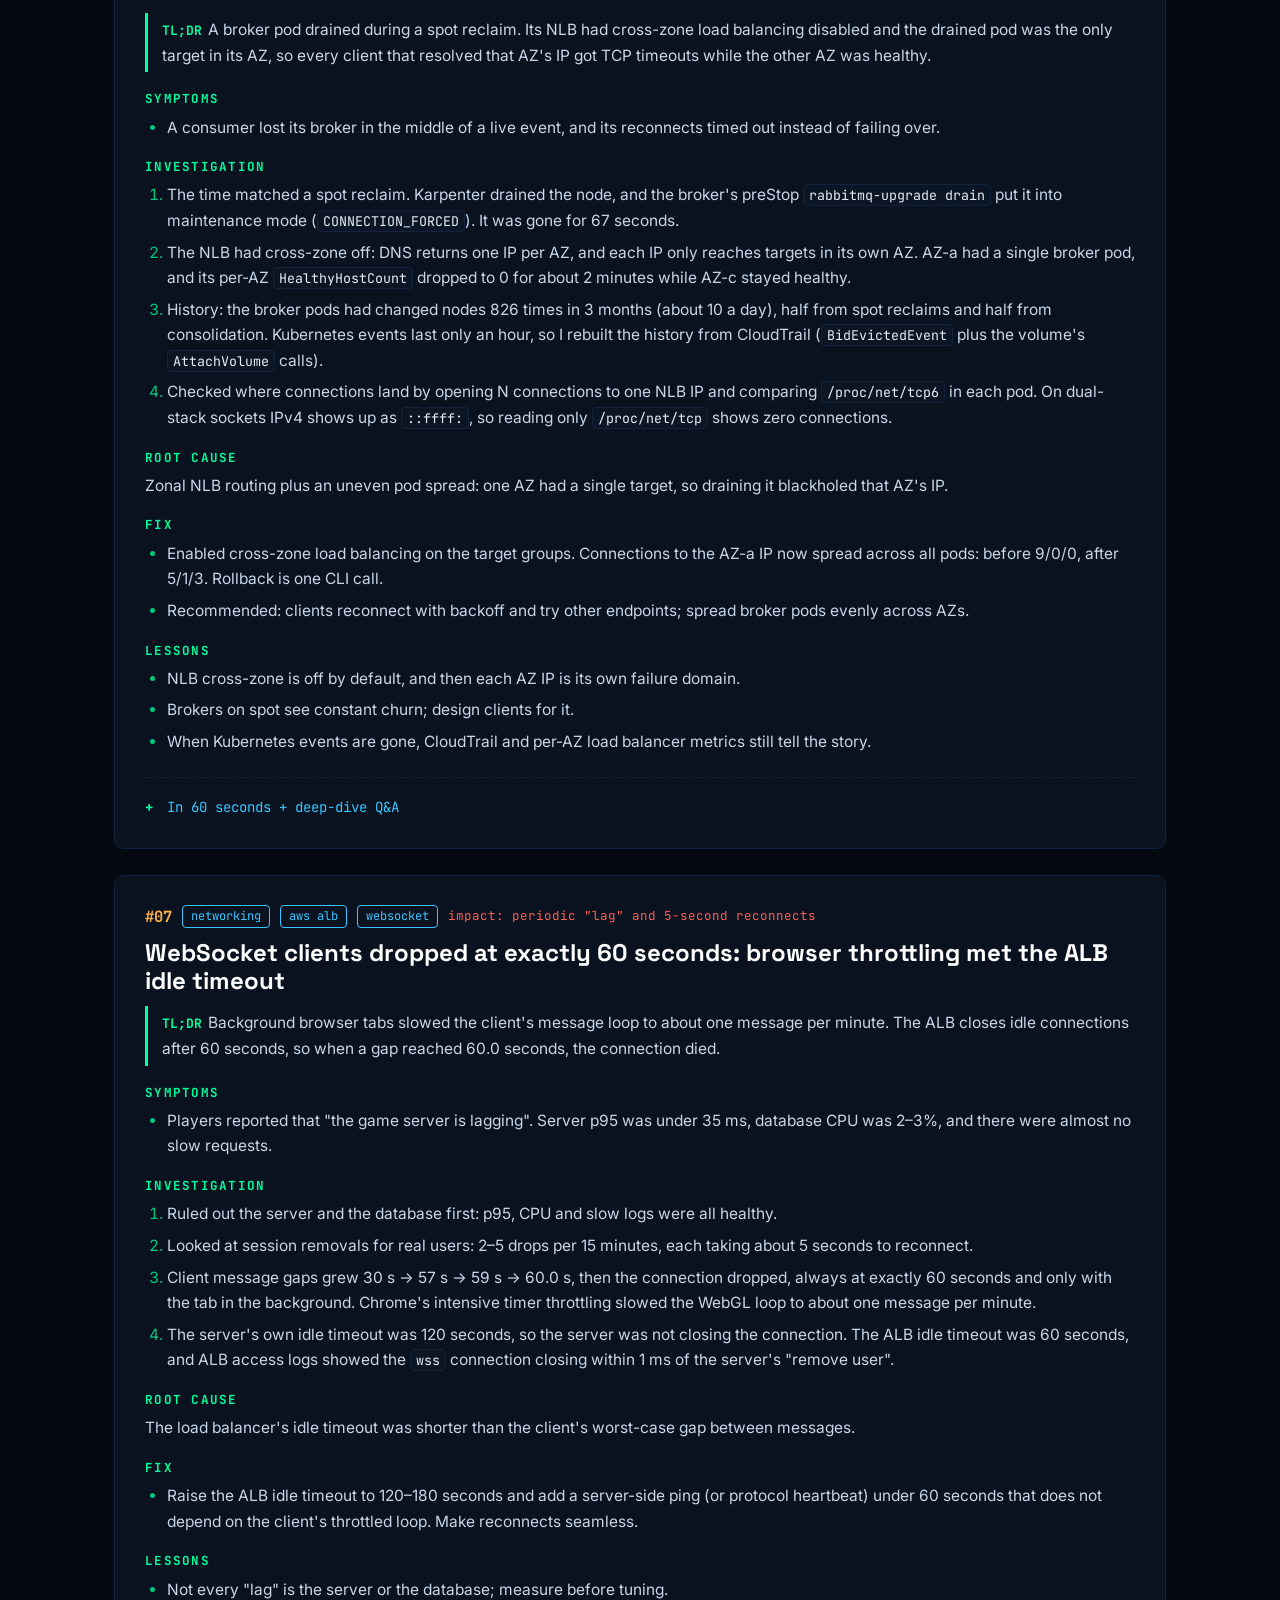
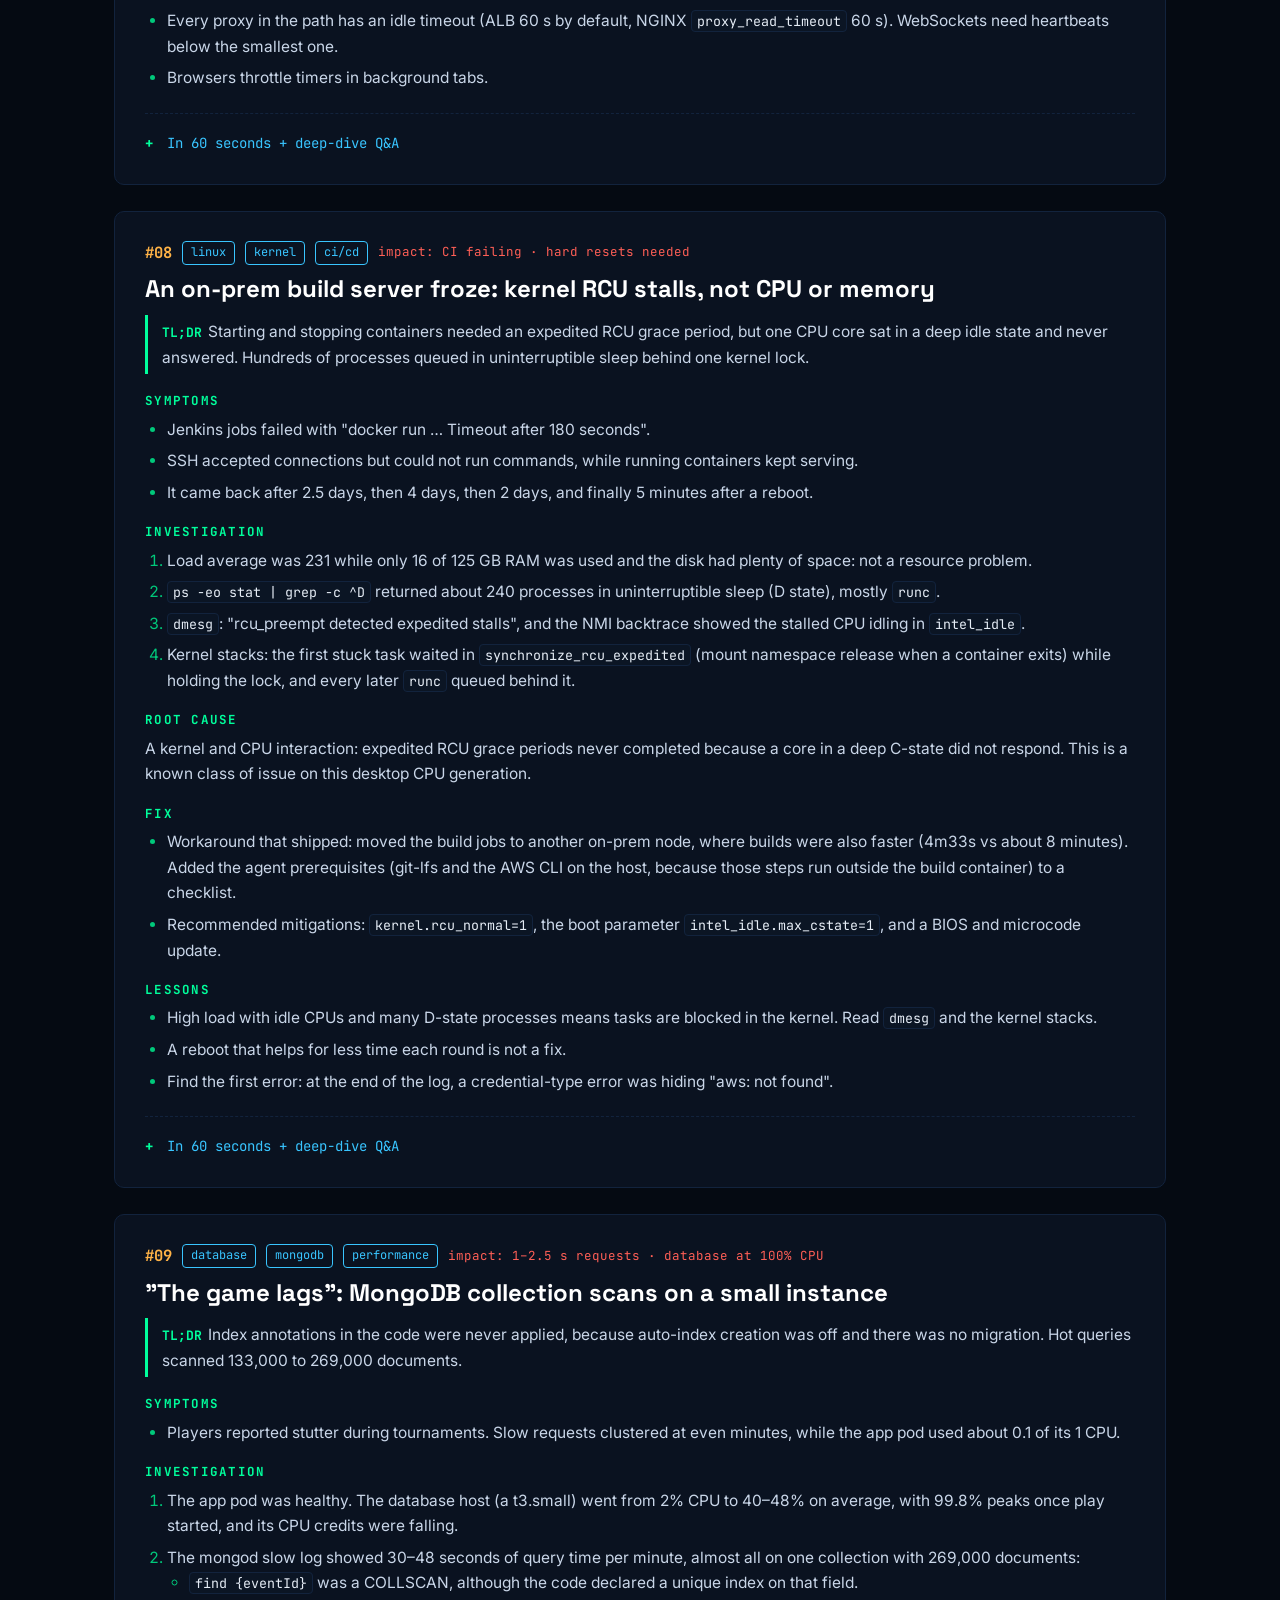
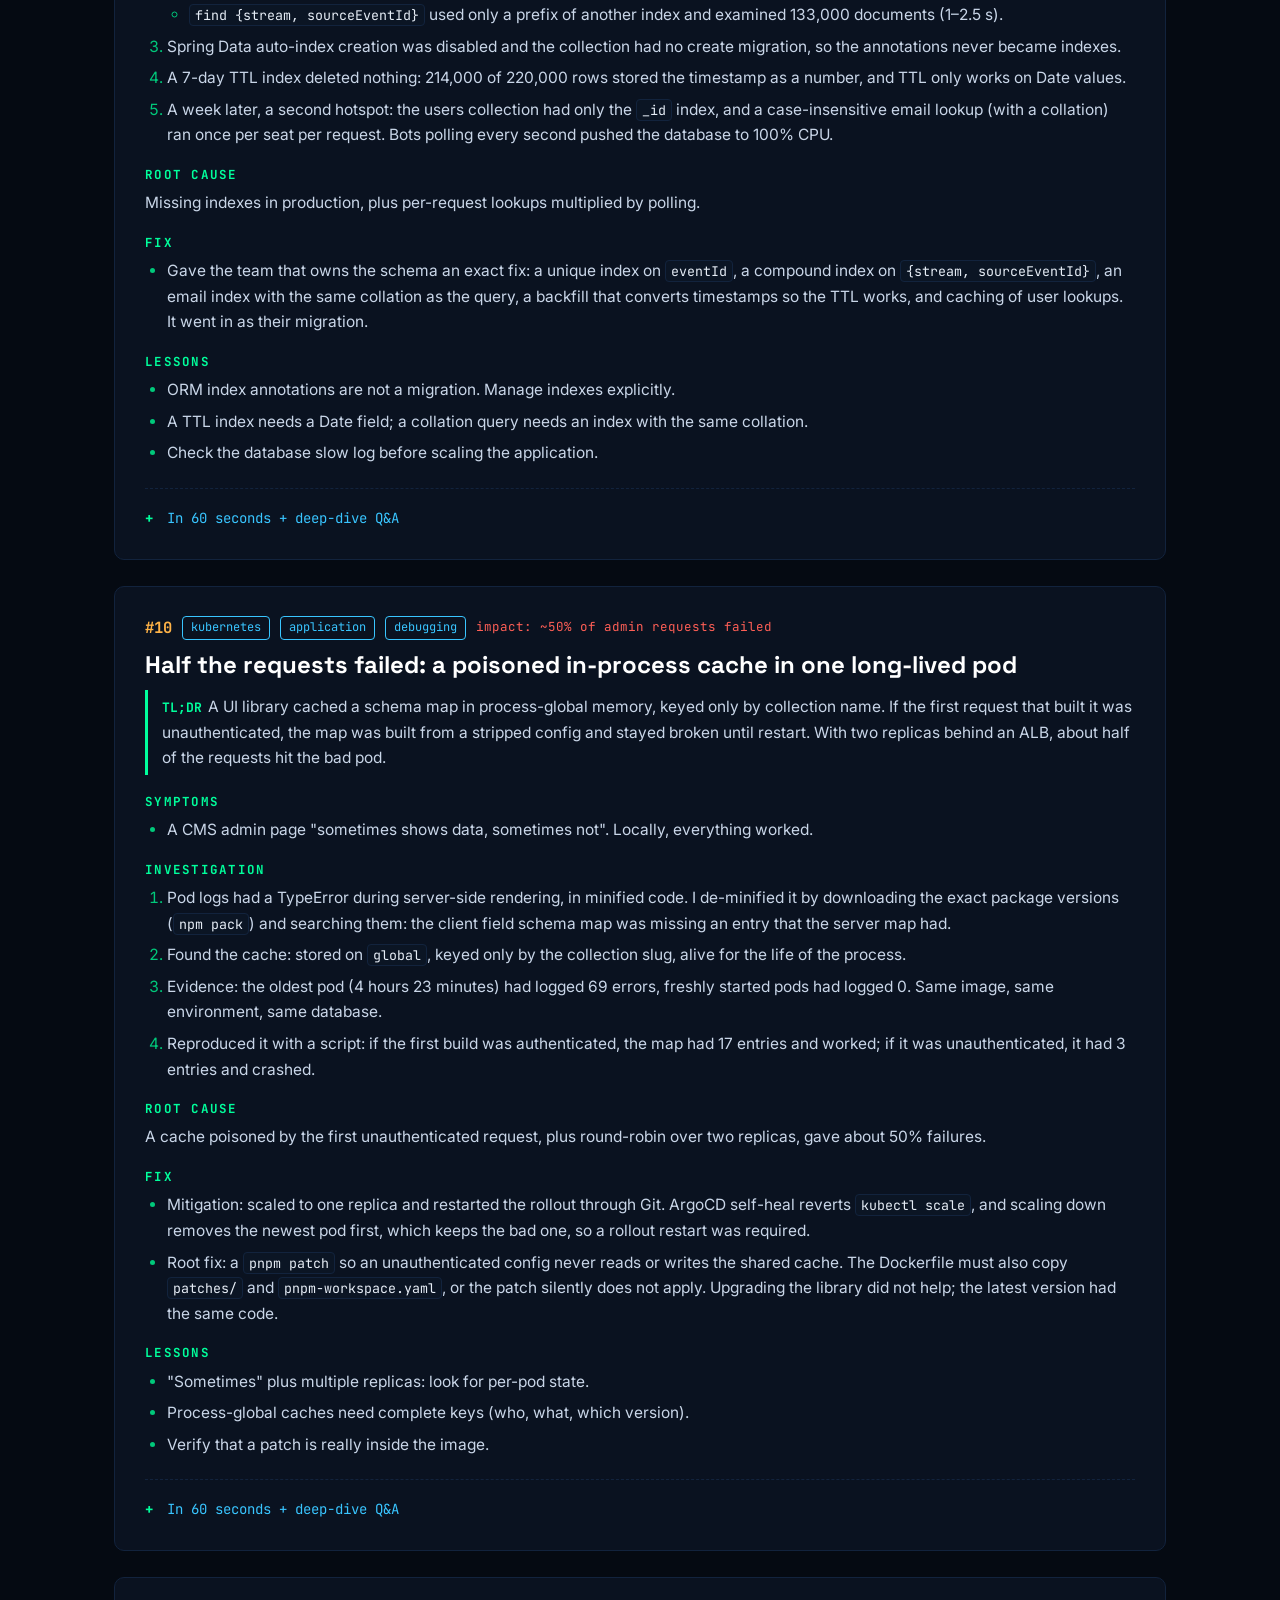
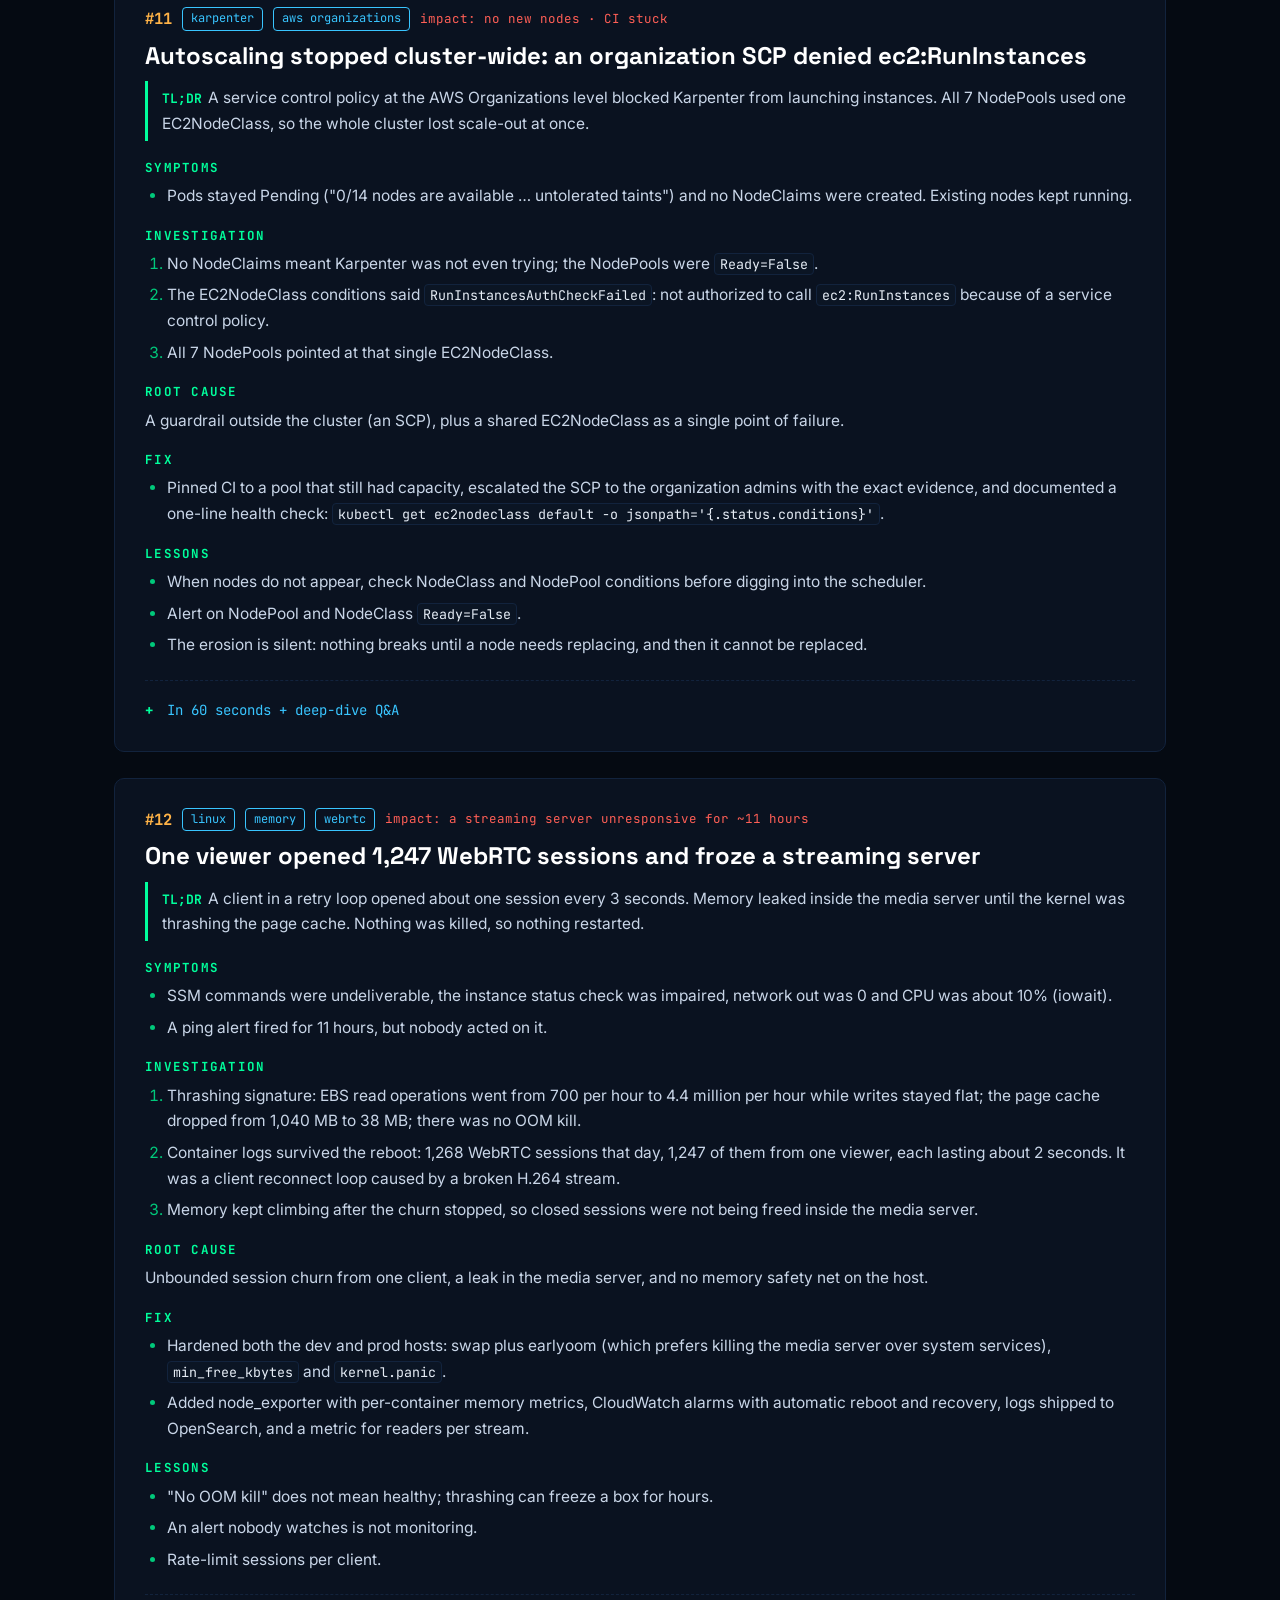
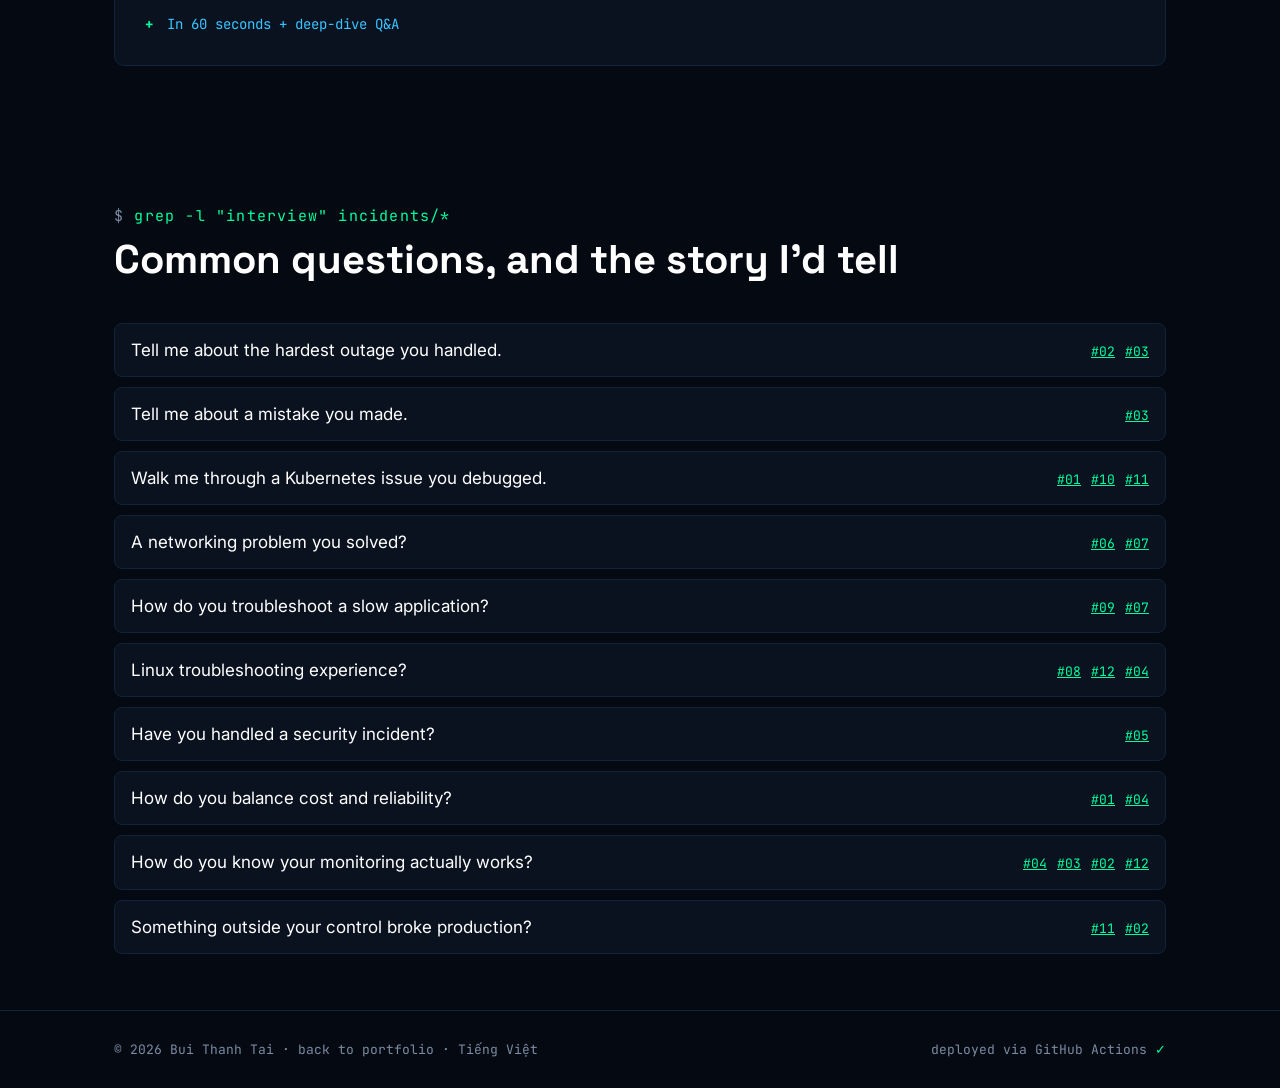
<file: incidents/index.html>
<!DOCTYPE html>
<html lang="en">
<head>
  <meta charset="utf-8">
  <meta name="viewport" content="width=device-width, initial-scale=1">
  <title>Incident Notebook — Bui Thanh Tai</title>
  <meta name="description" content="Real production incidents from AWS, Kubernetes and on-prem Linux: symptoms, investigation, root cause, fix and lessons, by Bui Thanh Tai, Senior DevOps Engineer.">
  <link rel="icon" type="image/svg+xml" href="../assets/img/favicon.svg">
  <link rel="canonical" href="https://taibt-devops.github.io/portfolio/incidents/">
  <link rel="alternate" hreflang="en" href="https://taibt-devops.github.io/portfolio/incidents/">
  <link rel="alternate" hreflang="vi" href="https://taibt-devops.github.io/portfolio/incidents/vi/">
  <meta property="og:type" content="article">
  <meta property="og:title" content="Incident Notebook — Bui Thanh Tai">
  <meta property="og:description" content="Twelve real production incidents: what broke, how I found the root cause, what fixed it and what I learned.">
  <meta property="og:image" content="https://taibt-devops.github.io/portfolio/assets/img/og-image.png">
  <meta property="og:url" content="https://taibt-devops.github.io/portfolio/incidents/">
  <meta name="twitter:card" content="summary_large_image">
  <link rel="preconnect" href="https://fonts.googleapis.com">
  <link rel="preconnect" href="https://fonts.gstatic.com" crossorigin>
  <link rel="preload" as="style" href="https://fonts.googleapis.com/css2?family=Inter:wght@400;500;600&family=JetBrains+Mono:wght@400;500;700&family=Space+Grotesk:wght@500;600;700&display=swap">
  <link href="https://fonts.googleapis.com/css2?family=Inter:wght@400;500;600&family=JetBrains+Mono:wght@400;500;700&family=Space+Grotesk:wght@500;600;700&display=swap" rel="stylesheet" media="print" onload="this.media='all'">
  <noscript><link href="https://fonts.googleapis.com/css2?family=Inter:wght@400;500;600&family=JetBrains+Mono:wght@400;500;700&family=Space+Grotesk:wght@500;600;700&display=swap" rel="stylesheet"></noscript>
  <link rel="stylesheet" href="../assets/css/main.css">
  <link rel="stylesheet" href="../assets/css/incidents.css">
</head>
<body>
  <a class="skip-link" href="#main">Skip to content</a>
  <header id="site-nav">
    <nav class="wrap nav-inner" aria-label="Main">
      <a class="brand" href="../">taibt<span class="brand-at">@devops</span><span class="brand-path">:~/incidents$</span></a>
      <button type="button" class="nav-burger" aria-expanded="false" aria-controls="nav-menu" aria-label="Toggle menu"><span></span><span></span><span></span></button>
      <ul id="nav-menu" class="nav-links">
        <li><a href="#approach">approach</a></li>
        <li><a href="#index">incidents</a></li>
        <li><a href="#questions">questions</a></li>
        <li><a href="../">portfolio</a></li>
        <li><a class="btn btn-ghost" href="../cv/BUI_THANH_TAI_CV.pdf" download>download cv</a></li>
      </ul>
    </nav>
  </header>

  <main id="main" tabindex="-1">
    <section class="inc-hero" aria-labelledby="page-title">
      <div class="wrap">
        <p class="lang-switch"><span aria-current="page">English</span><a href="vi/" hreflang="vi" lang="vi">Tiếng Việt</a></p>
        <p class="hero-kicker">// incident notebook · aws · kubernetes · linux</p>
        <h1 id="page-title" class="inc-title">Production incidents I've handled, <span class="grad">and what they taught me</span></h1>
        <p class="inc-lede">Twelve real issues from running AWS, Kubernetes and on-prem Linux for 20+ products. Each one follows the same path: symptoms, investigation, root cause, fix and lessons. Each also has a 60-second version and the follow-up questions engineers usually ask.</p>
        <p class="inc-note">Company names, hosts and account details are removed. The numbers are real.</p>
      </div>
    </section>

    <section id="approach" class="inc-section" aria-labelledby="approach-title">
      <div class="wrap">
        <p class="section-title">cat approach.md</p>
        <h2 id="approach-title" class="section-heading">How I work an incident</h2>
        <ol class="how-grid">
          <li class="how-step"><h3>Detect and scope</h3><p>What is broken, for whom, since when. Check dashboards and alerts, and agree on one incident channel.</p></li>
          <li class="how-step"><h3>Stabilize first</h3><p>Roll back, scale, fail over or replace the bad pod. Users first, root cause second.</p></li>
          <li class="how-step"><h3>Find the first error</h3><p>Build a timeline. The loudest error is often an amplifier, not the cause.</p></li>
          <li class="how-step"><h3>Prove the root cause</h3><p>Reproduce it, or show it with metrics, logs or the exact line of code. No guessing.</p></li>
          <li class="how-step"><h3>Fix and prevent</h3><p>Ship the permanent fix plus a guardrail: an alert, a test, a policy or a runbook.</p></li>
          <li class="how-step"><h3>Write it down</h3><p>A blameless review with numbers, so the next person can recognize the pattern in minutes.</p></li>
        </ol>
      </div>
    </section>

    <section id="index" class="inc-section" aria-labelledby="index-title">
      <div class="wrap">
        <p class="section-title">ls incidents/</p>
        <h2 id="index-title" class="section-heading">The incidents</h2>
        <ul class="inc-index">
          <li><a class="inc-card" href="#inc-01"><span class="inc-num">#01</span><h3>Spot reclaims took pods down for 7 minutes</h3><p>kubernetes · karpenter · aws</p></a></li>
          <li><a class="inc-card" href="#inc-02"><span class="inc-num">#02</span><h3>A live-translation service failed in its biggest meeting</h3><p>reliability · capacity · containers</p></a></li>
          <li><a class="inc-card" href="#inc-03"><span class="inc-num">#03</span><h3>OpenSearch went red: a retention policy failed silently</h3><p>observability · opensearch</p></a></li>
          <li><a class="inc-card" href="#inc-04"><span class="inc-num">#04</span><h3>7,279 hidden restarts while docker said "Up"</h3><p>linux · docker · storage</p></a></li>
          <li><a class="inc-card" href="#inc-05"><span class="inc-num">#05</span><h3>A database behind a public load balancer</h3><p>security · mysql · recovery</p></a></li>
          <li><a class="inc-card" href="#inc-06"><span class="inc-num">#06</span><h3>RabbitMQ timeouts: cross-zone load balancing was off</h3><p>networking · nlb · kubernetes</p></a></li>
          <li><a class="inc-card" href="#inc-07"><span class="inc-num">#07</span><h3>WebSockets dropped at exactly 60 seconds</h3><p>networking · alb · websocket</p></a></li>
          <li><a class="inc-card" href="#inc-08"><span class="inc-num">#08</span><h3>A build server froze: kernel RCU stalls</h3><p>linux · kernel · ci/cd</p></a></li>
          <li><a class="inc-card" href="#inc-09"><span class="inc-num">#09</span><h3>"The game lags": MongoDB collection scans</h3><p>database · mongodb · performance</p></a></li>
          <li><a class="inc-card" href="#inc-10"><span class="inc-num">#10</span><h3>Half the requests failed: a poisoned cache in one pod</h3><p>kubernetes · application · debugging</p></a></li>
          <li><a class="inc-card" href="#inc-11"><span class="inc-num">#11</span><h3>Autoscaling stopped: an SCP denied RunInstances</h3><p>karpenter · aws organizations</p></a></li>
          <li><a class="inc-card" href="#inc-12"><span class="inc-num">#12</span><h3>One viewer, 1,247 WebRTC sessions, a frozen server</h3><p>linux · memory · webrtc</p></a></li>
        </ul>
      </div>
    </section>

    <section id="incidents" class="inc-section" aria-labelledby="incidents-title">
      <div class="wrap">
        <p class="section-title">cat incidents/*.md</p>
        <h2 id="incidents-title" class="section-heading">Write-ups</h2>

        <article class="inc" id="inc-01">
          <header>
            <p class="inc-meta"><span class="inc-num">#01</span><span class="tag">kubernetes</span><span class="tag">karpenter</span><span class="tag">aws</span><span class="sev">impact: ~7 min down per spot reclaim</span></p>
            <h3>Spot reclaims took pods down for 7 minutes: interruption handling was never wired</h3>
            <p class="inc-tldr"><strong>TL;DR</strong>Karpenter had an SQS interruption queue configured, but no EventBridge rules sent events to it. It never received the 2-minute spot warning, so nodes died without a drain, and an EBS volume stayed attached to the dead node for about 6 minutes.</p>
          </header>
          <h4>Symptoms</h4>
          <ul>
            <li>A single-replica StatefulSet with an EBS volume, running on spot capacity, "restarted on its own" and stayed down about 7 minutes each time.</li>
            <li>In the same cluster, a single-replica real-time worker was evicted in the middle of a live session by Karpenter consolidation (<code>Underutilized</code>).</li>
          </ul>
          <h4>Investigation</h4>
          <ol>
            <li>Pod events: the new pod was stuck in <code>ContainerCreating</code>. The VolumeAttachment of the ReadWriteOnce volume still pointed at the dead node until Kubernetes force-detached it about 6 minutes later.</li>
            <li><code>aws ec2 describe-instances</code> showed <code>Server.SpotInstanceTermination</code> and the spot request said <code>instance-terminated-no-capacity</code>. It was a reclaim, not a crash.</li>
            <li>Karpenter logs had no <code>disrupting node(s)</code> line (that line marks consolidation). There was only <code>tainted node</code>, after the instance was already gone.</li>
            <li>Karpenter was configured with an interruption queue and the queue existed, but <code>aws events list-rule-names-by-target</code> for it returned nothing.</li>
          </ol>
          <h4>Root cause</h4>
          <p>Interruption handling was half-configured: queue yes, EventBridge rules no. Without the 2-minute notice, Karpenter could not cordon, drain and launch a replacement early. The volume detach delay turned a short restart into a 7-minute outage.</p>
          <h4>Fix</h4>
          <ul>
            <li>Created the 5 EventBridge rules from Karpenter's reference template (spot interruption, rebalance recommendation, scheduled change, instance state change, capacity reservation interruption) with the queue as target. The queue policy allows EventBridge and denies non-TLS access, and retention is set to 300 seconds.</li>
            <li>Verified with Karpenter's own metric <code>karpenter_interruption_received_messages_total</code> (CloudWatch SQS metrics lag behind) and kept a rollback script.</li>
            <li>Moved single-replica, latency-sensitive workloads to an on-demand NodePool with <code>karpenter.sh/do-not-disrupt</code>, plus the pool's toleration (without it, pods stay Pending).</li>
          </ul>
          <h4>Lessons</h4>
          <ul>
            <li>PDBs and do-not-disrupt only stop voluntary disruption (consolidation, drift). Against a spot reclaim, only the interruption warning, extra replicas or on-demand capacity help.</li>
            <li>Tell consolidation and reclaim apart in the logs before choosing a fix.</li>
            <li>Verify an integration by its metrics, not by the presence of a config value.</li>
          </ul>
          <details class="drill">
            <summary>In 60 seconds + deep-dive Q&amp;A</summary>
            <dl class="star">
              <dt>Situation</dt><dd>Production pods on spot nodes were going down for about 7 minutes at random times.</dd>
              <dt>Task</dt><dd>Find out why and stop the outages without giving up the spot savings.</dd>
              <dt>Action</dt><dd>Traced the pod timeline to a spot reclaim and an EBS volume stuck on the dead node. Found that Karpenter's interruption queue had no EventBridge rules, wired the 5 rules and verified them with Karpenter metrics. Moved single-replica workloads to on-demand capacity with do-not-disrupt.</dd>
              <dt>Result</dt><dd>Karpenter now gets the 2-minute warning and drains nodes ahead of time. The 7-minute outages on spot reclaims stopped.</dd>
            </dl>
            <dl class="qa">
              <dt>What is the difference between a spot interruption and consolidation?</dt>
              <dd>An interruption is AWS taking the capacity back with a 2-minute warning; it is involuntary. Consolidation is Karpenter removing or replacing nodes to save money; it is voluntary and respects PDBs and do-not-disrupt.</dd>
              <dt>Why did the pod take 7 minutes instead of 30 seconds?</dt>
              <dd>The volume was ReadWriteOnce and its attachment still referenced the terminated node, so the new pod could not mount it until the attach/detach controller force-detached it after about 6 minutes. A graceful drain releases the volume immediately.</dd>
              <dt>How would you make a stateful service tolerate spot?</dt>
              <dd>Multiple replicas spread across AZs with a PDB, interruption handling wired, graceful shutdown (preStop hook, enough grace period). Or keep it on on-demand capacity if it cannot be replicated.</dd>
              <dt>What is the downside of do-not-disrupt?</dt>
              <dd>It also blocks drift and expiry, so the node is not patched or right-sized. Use it only for workloads that truly cannot move.</dd>
            </dl>
            <p class="review">review: karpenter disruption types · eventbridge → sqs · pdb semantics · ebs csi attach/detach · statefulsets</p>
          </details>
        </article>

        <article class="inc" id="inc-02">
          <header>
            <p class="inc-meta"><span class="inc-num">#02</span><span class="tag">reliability</span><span class="tag">capacity</span><span class="tag">containers</span><span class="sev">impact: translation dropped 7 times in 15 min</span></p>
            <h3>A live-translation service failed in its biggest meeting yet</h3>
            <p class="inc-tldr"><strong>TL;DR</strong>A 7-person, 4-language meeting (21 translation branches) pushed the agent past its 2-CPU limit. The reconnect storm then hit the speech-to-text vendor's limit of 10 concurrent streams, a busy-loop bug froze the worker, and a shell as PID 1 swallowed SIGTERM, so old pods never drained.</p>
          </header>
          <h4>Symptoms</h4>
          <ul>
            <li>Translation latency rose from 7–11 s to 34–45 s. Then the media server (SFU) closed the agent with <code>NEGOTIATE_FAILED</code>, and the agent was killed and replaced 7 times in 15 minutes. People moved to a smaller room, where it worked.</li>
            <li>Kubernetes showed the pod as Ready the whole time.</li>
          </ul>
          <h4>Investigation</h4>
          <ol>
            <li>Built a timeline from the logs. The first two drops had no vendor errors at all, so this was pure overload. The first HTTP 429 from the vendor came only after the restart, when the old and new pods held streams at the same time.</li>
            <li>cgroup stats showed CFS throttling in 16–62% of periods against a 2-core limit. The room needed about 2.8 cores. The SFU host itself was fine (15–30% CPU).</li>
            <li>The vendor's concurrency API showed an organization-wide cap of 10 streams, shared by every environment and service that used the same key.</li>
            <li>Reproduced locally: after the server closed the websocket, the STT plugin's receive loop kept getting an already-closed message without awaiting. It spun without yielding the asyncio event loop, the job froze with zero log lines, and the worker killed it after 60 seconds. Upstream had already fixed it.</li>
            <li>The container started with <code>sh -c "python …"</code>, so PID 1 was the shell and it ignored SIGTERM. Python never drained; the old pod kept accepting new jobs for the whole 210-second grace period and was then killed.</li>
            <li>The health check only tested a TCP port held by the parent process, so the pod looked healthy while every meeting on it was dead.</li>
          </ol>
          <h4>Root cause</h4>
          <p>Load above the CPU limit was the trigger. Three latent bugs (a shared vendor cap, a busy-loop on a closed socket, PID 1 not forwarding signals) turned one overload into a crash loop. They had never shown up because no earlier meeting was this large; the previous record was 6 people and 3 languages.</p>
          <h4>Fix</h4>
          <ul>
            <li>A fan-out redesign: each speaker is transcribed once and the turn is replayed to every language branch (one STT stream per speaker), with an overload guard and a per-room cost ceiling. It rolled out in stages behind one flag; stage 2 was live in production the next day.</li>
            <li>Signal and plugin fixes: exec-form entrypoint (or tini) so SIGTERM reaches Python and the worker drains, a backport of the upstream plugin fix, and CPU request and limit sized from measurement.</li>
            <li>Agent dispatch deduplicated per room, with jitter. In an earlier incident, 5 browsers re-requested an agent within 240 ms, which opened about 52 STT streams in 14 seconds.</li>
            <li>Recommended: separate vendor keys per environment, a health check based on active sessions instead of a port, and load tests sized as speakers × languages.</li>
          </ul>
          <h4>Lessons</h4>
          <ul>
            <li>At a new peak, latent bugs line up. Load-test the worst case, not the average.</li>
            <li>Find the first error. Here the 429s were an amplifier, not the cause.</li>
            <li>PID 1 must handle signals, or rolling updates kill sessions instead of draining them.</li>
            <li>A health check must test what users need, not just an open port.</li>
          </ul>
          <details class="drill">
            <summary>In 60 seconds + deep-dive Q&amp;A</summary>
            <dl class="star">
              <dt>Situation</dt><dd>A live speech-translation service failed during its largest meeting so far: 7 people, 4 languages.</dd>
              <dt>Task</dt><dd>Restore service, find the root cause and make large meetings safe.</dd>
              <dt>Action</dt><dd>Rebuilt the timeline and showed that overload came first and the vendor 429s came later. Measured CPU throttling, found the shared 10-stream cap, reproduced a busy-loop bug in the STT plugin and found PID 1 swallowing SIGTERM. Drove a fan-out redesign that transcribes each speaker once.</dd>
              <dt>Result</dt><dd>Stage 2 of the redesign was live in production the next day, together with a clear fix list for signals, the plugin and quotas, and a load-test model based on speakers × languages.</dd>
            </dl>
            <dl class="qa">
              <dt>How did you know the 429s were not the cause?</dt>
              <dd>Timestamps. The first two disconnects had no 429 at all. The first 429 came after the restart, when two pods overlapped.</dd>
              <dt>What is CFS throttling and how do you see it?</dt>
              <dd>It is the kernel's CPU bandwidth control: a container that uses up its quota in a 100 ms period is paused until the next period. Check <code>cpu.stat</code> in the cgroup or <code>container_cpu_cfs_throttled_periods_total</code>.</dd>
              <dt>Why does <code>sh -c</code> as PID 1 break graceful shutdown?</dt>
              <dd>PID 1 has no default signal handlers and the shell does not forward SIGTERM to its child. The app never hears it and is killed after the grace period. Use exec form, <code>exec</code> in the script, or an init such as tini.</dd>
              <dt>How do you stop a thundering herd of reconnects?</dt>
              <dd>Deduplicate on the server (one in-flight request per room with a short TTL) and add jitter and exponential backoff on the clients.</dd>
            </dl>
            <p class="review">review: asyncio event loop blocking · cgroup cpu limits · pid 1 &amp; signals · rate limits &amp; backoff · readiness vs liveness</p>
          </details>
        </article>

        <article class="inc" id="inc-03">
          <header>
            <p class="inc-meta"><span class="inc-num">#03</span><span class="tag">observability</span><span class="tag">opensearch</span><span class="tag">kubernetes</span><span class="sev">impact: log search outages · disk 80%</span></p>
            <h3>OpenSearch went red, and a retention policy had silently failed for months</h3>
            <p class="inc-tldr"><strong>TL;DR</strong>The production retention policy was rejected with HTTP 400 at deploy time, but the init script printed success. Production logs were never deleted, shards piled up, and every node move caused a long, heavy recovery.</p>
          </header>
          <h4>Symptoms</h4>
          <ul>
            <li>Dashboards returned "internal server error": the parent circuit breaker tripped at 99% of a 2 GB heap after the pod moved to a new node and reloaded about 3,650 primary shards.</li>
            <li>Later the cluster went RED twice in 21 hours after the pod moved; each recovery took 13–15 minutes.</li>
          </ul>
          <h4>Investigation</h4>
          <ol>
            <li><code>_cluster/allocation/explain</code> said <code>can_allocate: yes</code> and <code>throttled</code>: RED meant a slow recovery, not data loss.</li>
            <li>The policy init script logged "done (0)", but <code>$?</code> came from <code>echo</code>, not from <code>curl</code>. The real response, in a log file inside the pod, was HTTP 400: two ISM templates with overlapping index patterns cannot share the same priority.</li>
            <li>ISM templates attach only when an index is created, so even a fixed policy would not manage existing indices. Production indices were 178 days old.</li>
            <li>Shard math: 33 GB over 2,332 shards is about 14 MB per shard. Daily indices for every small service created thousands of tiny shards; 40 small families held 65% of the shards but only 4% of the data.</li>
            <li>Recovery speed was limited by default throttles (4 concurrent initial primary recoveries), not by bandwidth: 33 GB at 40 MB/s is about 14 seconds.</li>
          </ol>
          <h4>Root cause</h4>
          <p>An unchecked API call in a postStart hook plus a priority collision left production with no retention, and one daily index per service multiplied the shard count. A single-node cluster on movable nodes made every move a full recovery.</p>
          <h4>Fix</h4>
          <ul>
            <li>Gave each policy a unique priority, attached existing indices with <code>_plugins/_ism/add</code> and purged 2,000 old indices (71 GB). Disk went from 80% to 38% and shards from 4,947 to 2,683.</li>
            <li>Raised the heap from 2 to 3 GB and set replicas to 0 on this single-node cluster, which made it GREEN with no phantom replicas.</li>
            <li>Raised recovery concurrency (initial primaries 4 → 32, concurrent recoveries 8, larger chunk and bandwidth limits). Recovery now goes from 64% to 99.4% in under 2 minutes instead of about 15.</li>
            <li>Protected the pod from consolidation, created the first S3 snapshot repository (with IRSA), and changed the RED alert from <code>for: 5m</code> to <code>15m</code> so a normal recovery no longer pages anyone.</li>
          </ul>
          <p class="oops"><strong>The mistake I tell in interviews:</strong> a wildcard <code>_ism/add/*dev*</code> also matched index aliases, so a 14-day policy deleted 132 small dev indices (214 MB). Since then I run <code>_cat/aliases</code> before any wildcard write.</p>
          <h4>Lessons</h4>
          <ul>
            <li>Check the result, not the exit code of a different command. Read the real log.</li>
            <li>Plan shards: use rollover or monthly indices for small services. With monthly indices, <code>min_index_age</code> counts from index creation, so retention must be at least 60 days or fresh data gets deleted.</li>
            <li>Recovery throttles are the cheapest lever for recovery time.</li>
            <li>No snapshots means no backup, even for logs.</li>
          </ul>
          <details class="drill">
            <summary>In 60 seconds + deep-dive Q&amp;A</summary>
            <dl class="star">
              <dt>Situation</dt><dd>Our logging cluster went red again and again, and search returned errors.</dd>
              <dt>Task</dt><dd>Stabilize it and find out why it was so fragile.</dd>
              <dt>Action</dt><dd>Proved RED was a throttled recovery. Found that the retention policy had been rejected for months while the script reported success. Fixed the priorities, attached old indices, purged 71 GB, and tuned heap, replicas and recovery throttles. Added snapshots.</dd>
              <dt>Result</dt><dd>Disk 80% → 38%, shards down 46%, recovery under 2 minutes instead of about 15, and no more false alerts.</dd>
            </dl>
            <dl class="qa">
              <dt>Why are too many small shards bad?</dt>
              <dd>Every shard costs heap and file handles and is recovered on its own, and the cluster state grows. Aim for tens of GB per shard, use rollover and merge small indices.</dd>
              <dt>Why did fixing the policy not clean the old indices?</dt>
              <dd>ISM templates bind at index creation. Existing indices need an explicit add or change_policy call.</dd>
              <dt>How would you make this cluster resilient?</dt>
              <dd>At least 3 nodes on stable capacity with replicas, snapshots to S3, rollover-based ISM, and alerts on heap, disk watermarks and unassigned shards.</dd>
              <dt>Tell me about a mistake you made.</dt>
              <dd>The alias wildcard above: small blast radius in dev, and it changed how I run every wildcard operation.</dd>
            </dl>
            <p class="review">review: shards &amp; heap · circuit breakers · ism/ilm · disk watermarks · snapshot repositories</p>
          </details>
        </article>

        <article class="inc" id="inc-04">
          <header>
            <p class="inc-meta"><span class="inc-num">#04</span><span class="tag">linux</span><span class="tag">docker</span><span class="tag">storage</span><span class="sev">impact: session replay silently broken for ~7 weeks</span></p>
            <h3>A self-hosted analytics stack crash-looped 7,279 times while <code>docker ps</code> said "Up"</h3>
            <p class="inc-tldr"><strong>TL;DR</strong>The object store hit its default limit of 8 volumes and its only volume went read-only. Uploads timed out, the ingestion service exited with code 0, and <code>restart: always</code> hid the loop. 33 GB of ZooKeeper logs and exhausted CPU credits made it worse.</p>
          </header>
          <h4>Symptoms</h4>
          <ul>
            <li>Session replays stopped arriving and ingestion had gaps. Root disk was at 92%, CPU steal at 51% and load at 10.7.</li>
            <li><code>docker ps</code> showed every container as Up.</li>
          </ul>
          <h4>Investigation</h4>
          <ol>
            <li><code>docker inspect --format '{{.RestartCount}}'</code> returned 7,279, about one restart every 7 minutes. Exit code 0 plus <code>restart: always</code> made the crash loop invisible.</li>
            <li>Logs: "S3 upload timed out after 120000ms", then an unhandled promise rejection and a shutdown. Each restart also killed every other consumer in that service.</li>
            <li>The object store (SeaweedFS) said "No writable volumes". The volume server's default of 8 slots was full, and the only bucket volume (31.4 GB) had passed the 30 GB size limit, so it was read-only. A bigger disk did not help: the limit was slots, not space.</li>
            <li>ZooKeeper autopurge had been disabled from day one, leaving 33 GB of transaction logs.</li>
            <li>The burstable instance used standard credits with a balance of 0.17, so steal was 51% and CPU was pinned at the 40% baseline for 7 days.</li>
          </ol>
          <h4>Root cause</h4>
          <p>Three unsafe defaults (8 volume slots, ZooKeeper autopurge off, standard CPU credits) plus a process that exits with code 0 on a fatal error.</p>
          <h4>Fix</h4>
          <ul>
            <li>Raised the volume slots to 30 and lowered the volume size limit to 8 GB, so new writable volumes appeared. After a restart of the service, restarts stayed at 0. Added a 30-day TTL for recordings.</li>
            <li>Ran ZooKeeper cleanup live and enabled autopurge: disk 92% → 54% (36 GB freed) with no restart.</li>
            <li>Switched the instance to unlimited credits (immediate, no reboot): steal 0%, load 2.46.</li>
            <li>Later moved the main object storage to Amazon S3.</li>
          </ul>
          <h4>Lessons</h4>
          <ul>
            <li>Alert on restart counts; "Up" is not "healthy".</li>
            <li>Exiting with code 0 on a fatal error is a bug.</li>
            <li>Know the defaults of every stateful component you host.</li>
            <li>On burstable instances, watch the CPU credit balance; a new instance type does not help if the credit mode stays standard.</li>
          </ul>
          <details class="drill">
            <summary>In 60 seconds + deep-dive Q&amp;A</summary>
            <dl class="star">
              <dt>Situation</dt><dd>A self-hosted product-analytics stack looked up, but session replay had been dead for weeks.</dd>
              <dt>Task</dt><dd>Find the cause and restore ingestion without losing data.</dd>
              <dt>Action</dt><dd>Found 7,279 hidden restarts and traced them to an object store out of volume slots. Freed 36 GB of ZooKeeper logs live and fixed CPU credit starvation.</dd>
              <dt>Result</dt><dd>Restarts 0, disk 92% → 54%, CPU steal 51% → 0%, replay working again.</dd>
            </dl>
            <dl class="qa">
              <dt>How do you detect a crash loop that Docker hides?</dt>
              <dd>Track the restart count (<code>docker inspect</code>, cAdvisor, or <code>kube_pod_container_status_restarts_total</code> in Kubernetes) and alert on its rate.</dd>
              <dt>What is CPU steal?</dt>
              <dd>Time the hypervisor did not give your vCPU. On burstable instances it often means the CPU credits ran out.</dd>
              <dt>Why did adding disk not fix it?</dt>
              <dd>The error was about writable volume slots. Each volume has a size cap and the server had a maximum number of volumes.</dd>
            </dl>
            <p class="review">review: docker restart policies &amp; exit codes · burstable credits · zookeeper maintenance · alerting on restarts</p>
          </details>
        </article>

        <article class="inc" id="inc-05">
          <header>
            <p class="inc-meta"><span class="inc-num">#05</span><span class="tag">security</span><span class="tag">mysql</span><span class="tag">recovery</span><span class="sev">impact: production data at risk · recovered with no data loss</span></p>
            <h3>A database behind a public load balancer: point-in-time recovery and lock-down</h3>
            <p class="inc-tldr"><strong>TL;DR</strong>A legacy setup left a MySQL instance running in Kubernetes reachable from the internet through a public Network Load Balancer, and its data had to be recovered. We restored it from EBS snapshots plus binary logs with no data loss, then removed the public path.</p>
          </header>
          <h4>What we found</h4>
          <ul>
            <li>The database Service was of type <code>LoadBalancer</code>, backed by an internet-facing NLB, with security groups wider than needed. It was a leftover from an old setup.</li>
          </ul>
          <h4>Recovery: point-in-time restore</h4>
          <ol>
            <li>Contain first: switched the Service to <code>ClusterIP</code> and tightened the security groups, so nothing new could reach the database.</li>
            <li>Restore the data volume from the last good EBS snapshot.</li>
            <li>Replay the binary logs from the snapshot's position up to just before the bad change (<code>mysqlbinlog --stop-datetime</code> or <code>--stop-position</code>).</li>
            <li>Verify row counts and application behaviour, then put it back in service.</li>
          </ol>
          <h4>Hardening I drove afterwards</h4>
          <ul>
            <li>Closed internet-exposed database and admin ports across the AWS estate; access now goes through a managed prefix list.</li>
            <li>Cut public S3 buckets from 15 to 2, and added DNS Firewall alerting and VPC Flow Logs.</li>
          </ul>
          <h4>Lessons</h4>
          <ul>
            <li>Snapshots plus binary logs give point-in-time recovery, but only if binlog retention covers the gap and restores are tested.</li>
            <li>In Kubernetes on AWS, a Service of type <code>LoadBalancer</code> is internet-facing unless you mark it internal. Review every one.</li>
            <li>Audit security groups for <code>0.0.0.0/0</code> on database and admin ports continuously, not once.</li>
          </ul>
          <details class="drill">
            <summary>In 60 seconds + deep-dive Q&amp;A</summary>
            <dl class="star">
              <dt>Situation</dt><dd>A legacy MySQL in Kubernetes was reachable from the internet, and its data needed recovery.</dd>
              <dt>Task</dt><dd>Recover with no data loss and close the hole.</dd>
              <dt>Action</dt><dd>Contained first, restored from EBS snapshots, replayed binary logs to the right point, verified, then moved the Service to ClusterIP and locked down the security groups.</dd>
              <dt>Result</dt><dd>Full recovery with no data loss. Later I led a wider cleanup of open ports and public buckets.</dd>
            </dl>
            <dl class="qa">
              <dt>How does point-in-time recovery work for MySQL?</dt>
              <dd>Restore a full backup or snapshot, then replay the binary logs from the backup's binlog position up to the target time or position.</dd>
              <dt>What do you do first in a suspected breach?</dt>
              <dd>Contain (cut access, rotate credentials), preserve evidence, find the scope with logs (VPC Flow Logs, database logs), then recover and harden.</dd>
              <dt>How do you prevent this class of issue?</dt>
              <dd>Internal load balancers by default, admission policies that block public load balancers for databases, regular security-group audits, private endpoints and least privilege.</dd>
            </dl>
            <p class="review">review: mysql binlog &amp; pitr · ebs snapshots · k8s service types &amp; aws lb annotations · incident response basics</p>
          </details>
        </article>

        <article class="inc" id="inc-06">
          <header>
            <p class="inc-meta"><span class="inc-num">#06</span><span class="tag">networking</span><span class="tag">aws nlb</span><span class="tag">kubernetes</span><span class="sev">impact: clients could not reconnect for ~2 min</span></p>
            <h3>RabbitMQ clients timed out after node churn: cross-zone load balancing was off</h3>
            <p class="inc-tldr"><strong>TL;DR</strong>A broker pod drained during a spot reclaim. Its NLB had cross-zone load balancing disabled and the drained pod was the only target in its AZ, so every client that resolved that AZ's IP got TCP timeouts while the other AZ was healthy.</p>
          </header>
          <h4>Symptoms</h4>
          <ul>
            <li>A consumer lost its broker in the middle of a live event, and its reconnects timed out instead of failing over.</li>
          </ul>
          <h4>Investigation</h4>
          <ol>
            <li>The time matched a spot reclaim. Karpenter drained the node, and the broker's preStop <code>rabbitmq-upgrade drain</code> put it into maintenance mode (<code>CONNECTION_FORCED</code>). It was gone for 67 seconds.</li>
            <li>The NLB had cross-zone off: DNS returns one IP per AZ, and each IP only reaches targets in its own AZ. AZ-a had a single broker pod, and its per-AZ <code>HealthyHostCount</code> dropped to 0 for about 2 minutes while AZ-c stayed healthy.</li>
            <li>History: the broker pods had changed nodes 826 times in 3 months (about 10 a day), half from spot reclaims and half from consolidation. Kubernetes events last only an hour, so I rebuilt the history from CloudTrail (<code>BidEvictedEvent</code> plus the volume's <code>AttachVolume</code> calls).</li>
            <li>Checked where connections land by opening N connections to one NLB IP and comparing <code>/proc/net/tcp6</code> in each pod. On dual-stack sockets IPv4 shows up as <code>::ffff:</code>, so reading only <code>/proc/net/tcp</code> shows zero connections.</li>
          </ol>
          <h4>Root cause</h4>
          <p>Zonal NLB routing plus an uneven pod spread: one AZ had a single target, so draining it blackholed that AZ's IP.</p>
          <h4>Fix</h4>
          <ul>
            <li>Enabled cross-zone load balancing on the target groups. Connections to the AZ-a IP now spread across all pods: before 9/0/0, after 5/1/3. Rollback is one CLI call.</li>
            <li>Recommended: clients reconnect with backoff and try other endpoints; spread broker pods evenly across AZs.</li>
          </ul>
          <h4>Lessons</h4>
          <ul>
            <li>NLB cross-zone is off by default, and then each AZ IP is its own failure domain.</li>
            <li>Brokers on spot see constant churn; design clients for it.</li>
            <li>When Kubernetes events are gone, CloudTrail and per-AZ load balancer metrics still tell the story.</li>
          </ul>
          <details class="drill">
            <summary>In 60 seconds + deep-dive Q&amp;A</summary>
            <dl class="star">
              <dt>Situation</dt><dd>A message consumer lost its broker mid-event and could not reconnect for two minutes.</dd>
              <dt>Task</dt><dd>Explain the timeouts and stop them.</dd>
              <dt>Action</dt><dd>Tied the drop to a spot drain, found cross-zone disabled with a single target in one AZ, rebuilt 3 months of churn from CloudTrail and tested how connections spread across pods.</dd>
              <dt>Result</dt><dd>Turned on cross-zone; any NLB IP now reaches healthy pods in every AZ.</dd>
            </dl>
            <dl class="qa">
              <dt>What does cross-zone load balancing change?</dt>
              <dd>With it on, each load balancer node can send traffic to targets in any enabled AZ; with it off, only to its own AZ. It is on by default for ALB and off for NLB, and inter-AZ traffic costs apply.</dd>
              <dt>Why did clients time out instead of retrying another IP?</dt>
              <dd>They resolved once and kept one IP. A TCP SYN to an AZ with no healthy target just times out.</dd>
              <dt>How would you run RabbitMQ on Kubernetes more safely?</dt>
              <dd>The Cluster Operator with 3 replicas across AZs, quorum queues, a PDB, stable capacity, and clients with reconnect and backoff.</dd>
            </dl>
            <p class="review">review: nlb vs alb · cross-zone &amp; az affinity · rabbitmq maintenance mode &amp; quorum queues · cloudtrail forensics</p>
          </details>
        </article>

        <article class="inc" id="inc-07">
          <header>
            <p class="inc-meta"><span class="inc-num">#07</span><span class="tag">networking</span><span class="tag">aws alb</span><span class="tag">websocket</span><span class="sev">impact: periodic "lag" and 5-second reconnects</span></p>
            <h3>WebSocket clients dropped at exactly 60 seconds: browser throttling met the ALB idle timeout</h3>
            <p class="inc-tldr"><strong>TL;DR</strong>Background browser tabs slowed the client's message loop to about one message per minute. The ALB closes idle connections after 60 seconds, so when a gap reached 60.0 seconds, the connection died.</p>
          </header>
          <h4>Symptoms</h4>
          <ul>
            <li>Players reported that "the game server is lagging". Server p95 was under 35 ms, database CPU was 2–3%, and there were almost no slow requests.</li>
          </ul>
          <h4>Investigation</h4>
          <ol>
            <li>Ruled out the server and the database first: p95, CPU and slow logs were all healthy.</li>
            <li>Looked at session removals for real users: 2–5 drops per 15 minutes, each taking about 5 seconds to reconnect.</li>
            <li>Client message gaps grew 30 s → 57 s → 59 s → 60.0 s, then the connection dropped, always at exactly 60 seconds and only with the tab in the background. Chrome's intensive timer throttling slowed the WebGL loop to about one message per minute.</li>
            <li>The server's own idle timeout was 120 seconds, so the server was not closing the connection. The ALB idle timeout was 60 seconds, and ALB access logs showed the <code>wss</code> connection closing within 1 ms of the server's "remove user".</li>
          </ol>
          <h4>Root cause</h4>
          <p>The load balancer's idle timeout was shorter than the client's worst-case gap between messages.</p>
          <h4>Fix</h4>
          <ul>
            <li>Raise the ALB idle timeout to 120–180 seconds and add a server-side ping (or protocol heartbeat) under 60 seconds that does not depend on the client's throttled loop. Make reconnects seamless.</li>
          </ul>
          <h4>Lessons</h4>
          <ul>
            <li>Not every "lag" is the server or the database; measure before tuning.</li>
            <li>Every proxy in the path has an idle timeout (ALB 60 s by default, NGINX <code>proxy_read_timeout</code> 60 s). WebSockets need heartbeats below the smallest one.</li>
            <li>Browsers throttle timers in background tabs.</li>
          </ul>
          <details class="drill">
            <summary>In 60 seconds + deep-dive Q&amp;A</summary>
            <dl class="star">
              <dt>Situation</dt><dd>Users reported lag while every server metric was green.</dd>
              <dt>Task</dt><dd>Find the real cause.</dd>
              <dt>Action</dt><dd>Ruled out the server and the database, then matched client message gaps to disconnects and the exact 60.0 seconds to the ALB idle timeout, confirmed with ALB access logs.</dd>
              <dt>Result</dt><dd>Root cause proven with logs; the fix is one setting plus a heartbeat.</dd>
            </dl>
            <dl class="qa">
              <dt>Where can a WebSocket be cut in AWS?</dt>
              <dd>The browser, a CDN, ALB/NLB idle timeouts, ingress or proxy timeouts, and the application's own idle timeout.</dd>
              <dt>Should the ping come from the client or the server?</dt>
              <dd>The server (or protocol ping frames), because background tabs throttle client timers.</dd>
              <dt>How did you prove it was not the server?</dt>
              <dd>The server's idle timeout was 120 seconds, but drops happened at 60.0 seconds, the ALB value, and ALB logs closed the connection at that exact moment.</dd>
            </dl>
            <p class="review">review: websocket keepalive · alb idle timeout · browser timer throttling · alb access logs</p>
          </details>
        </article>

        <article class="inc" id="inc-08">
          <header>
            <p class="inc-meta"><span class="inc-num">#08</span><span class="tag">linux</span><span class="tag">kernel</span><span class="tag">ci/cd</span><span class="sev">impact: CI failing · hard resets needed</span></p>
            <h3>An on-prem build server froze: kernel RCU stalls, not CPU or memory</h3>
            <p class="inc-tldr"><strong>TL;DR</strong>Starting and stopping containers needed an expedited RCU grace period, but one CPU core sat in a deep idle state and never answered. Hundreds of processes queued in uninterruptible sleep behind one kernel lock.</p>
          </header>
          <h4>Symptoms</h4>
          <ul>
            <li>Jenkins jobs failed with "docker run … Timeout after 180 seconds".</li>
            <li>SSH accepted connections but could not run commands, while running containers kept serving.</li>
            <li>It came back after 2.5 days, then 4 days, then 2 days, and finally 5 minutes after a reboot.</li>
          </ul>
          <h4>Investigation</h4>
          <ol>
            <li>Load average was 231 while only 16 of 125 GB RAM was used and the disk had plenty of space: not a resource problem.</li>
            <li><code>ps -eo stat | grep -c ^D</code> returned about 240 processes in uninterruptible sleep (D state), mostly <code>runc</code>.</li>
            <li><code>dmesg</code>: "rcu_preempt detected expedited stalls", and the NMI backtrace showed the stalled CPU idling in <code>intel_idle</code>.</li>
            <li>Kernel stacks: the first stuck task waited in <code>synchronize_rcu_expedited</code> (mount namespace release when a container exits) while holding the lock, and every later <code>runc</code> queued behind it.</li>
          </ol>
          <h4>Root cause</h4>
          <p>A kernel and CPU interaction: expedited RCU grace periods never completed because a core in a deep C-state did not respond. This is a known class of issue on this desktop CPU generation.</p>
          <h4>Fix</h4>
          <ul>
            <li>Workaround that shipped: moved the build jobs to another on-prem node, where builds were also faster (4m33s vs about 8 minutes). Added the agent prerequisites (git-lfs and the AWS CLI on the host, because those steps run outside the build container) to a checklist.</li>
            <li>Recommended mitigations: <code>kernel.rcu_normal=1</code>, the boot parameter <code>intel_idle.max_cstate=1</code>, and a BIOS and microcode update.</li>
          </ul>
          <h4>Lessons</h4>
          <ul>
            <li>High load with idle CPUs and many D-state processes means tasks are blocked in the kernel. Read <code>dmesg</code> and the kernel stacks.</li>
            <li>A reboot that helps for less time each round is not a fix.</li>
            <li>Find the first error: at the end of the log, a credential-type error was hiding "aws: not found".</li>
          </ul>
          <details class="drill">
            <summary>In 60 seconds + deep-dive Q&amp;A</summary>
            <dl class="star">
              <dt>Situation</dt><dd>Our on-prem CI host kept freezing and builds failed.</dd>
              <dt>Task</dt><dd>Find out why and keep CI running.</dd>
              <dt>Action</dt><dd>Showed it was not CPU, RAM or disk, found about 240 D-state tasks behind an expedited RCU stall, moved the builds to another node and proposed kernel and BIOS mitigations.</dd>
              <dt>Result</dt><dd>CI was green again, and builds got faster (4m33s vs about 8 minutes).</dd>
            </dl>
            <dl class="qa">
              <dt>What is D state?</dt>
              <dd>Uninterruptible sleep, usually waiting for I/O or a kernel lock. <code>kill -9</code> does not work on it, and it counts towards the load average.</dd>
              <dt>What is RCU?</dt>
              <dd>Read-Copy-Update, a kernel synchronization mechanism: writers wait for a grace period until all readers are done. Expedited grace periods force this with interrupts to every CPU.</dd>
              <dt>How do you debug a host where you cannot run new commands?</dt>
              <dd>Use a session that is already open or the console, dump blocked tasks with <code>echo w &gt; /proc/sysrq-trigger</code>, and read the persistent journal after the reboot.</dd>
            </dl>
            <p class="review">review: linux process states · load average · dmesg &amp; sysrq · namespaces in container runtimes · c-states</p>
          </details>
        </article>

        <article class="inc" id="inc-09">
          <header>
            <p class="inc-meta"><span class="inc-num">#09</span><span class="tag">database</span><span class="tag">mongodb</span><span class="tag">performance</span><span class="sev">impact: 1–2.5 s requests · database at 100% CPU</span></p>
            <h3>"The game lags": MongoDB collection scans on a small instance</h3>
            <p class="inc-tldr"><strong>TL;DR</strong>Index annotations in the code were never applied, because auto-index creation was off and there was no migration. Hot queries scanned 133,000 to 269,000 documents.</p>
          </header>
          <h4>Symptoms</h4>
          <ul>
            <li>Players reported stutter during tournaments. Slow requests clustered at even minutes, while the app pod used about 0.1 of its 1 CPU.</li>
          </ul>
          <h4>Investigation</h4>
          <ol>
            <li>The app pod was healthy. The database host (a t3.small) went from 2% CPU to 40–48% on average, with 99.8% peaks once play started, and its CPU credits were falling.</li>
            <li>The mongod slow log showed 30–48 seconds of query time per minute, almost all on one collection with 269,000 documents:
              <ul>
                <li><code>find {eventId}</code> was a COLLSCAN, although the code declared a unique index on that field.</li>
                <li><code>find {stream, sourceEventId}</code> used only a prefix of another index and examined 133,000 documents (1–2.5 s).</li>
              </ul>
            </li>
            <li>Spring Data auto-index creation was disabled and the collection had no create migration, so the annotations never became indexes.</li>
            <li>A 7-day TTL index deleted nothing: 214,000 of 220,000 rows stored the timestamp as a number, and TTL only works on Date values.</li>
            <li>A week later, a second hotspot: the users collection had only the <code>_id</code> index, and a case-insensitive email lookup (with a collation) ran once per seat per request. Bots polling every second pushed the database to 100% CPU.</li>
          </ol>
          <h4>Root cause</h4>
          <p>Missing indexes in production, plus per-request lookups multiplied by polling.</p>
          <h4>Fix</h4>
          <ul>
            <li>Gave the team that owns the schema an exact fix: a unique index on <code>eventId</code>, a compound index on <code>{stream, sourceEventId}</code>, an email index with the same collation as the query, a backfill that converts timestamps so the TTL works, and caching of user lookups. It went in as their migration.</li>
          </ul>
          <h4>Lessons</h4>
          <ul>
            <li>ORM index annotations are not a migration. Manage indexes explicitly.</li>
            <li>A TTL index needs a Date field; a collation query needs an index with the same collation.</li>
            <li>Check the database slow log before scaling the application.</li>
          </ul>
          <details class="drill">
            <summary>In 60 seconds + deep-dive Q&amp;A</summary>
            <dl class="star">
              <dt>Situation</dt><dd>Players reported lag during tournaments.</dd>
              <dt>Task</dt><dd>Find the bottleneck.</dd>
              <dt>Action</dt><dd>Ruled out the app, read the MongoDB slow log, found collection scans on two collections, and traced them to index annotations that were never applied and a TTL on the wrong data type.</dd>
              <dt>Result</dt><dd>Root cause and exact index changes delivered to the owning team the same day.</dd>
            </dl>
            <dl class="qa">
              <dt>How do you find slow queries in MongoDB?</dt>
              <dd>The profiler or slow query log, then <code>explain("executionStats")</code>: look for COLLSCAN and compare docsExamined with nReturned.</dd>
              <dt>Why did the unique annotation not create an index?</dt>
              <dd>Recent Spring Data versions disable auto-index creation by default, so indexes must come from a migration or explicit index creation.</dd>
              <dt>How do you order fields in a compound index?</dt>
              <dd>Follow the ESR rule: Equality fields first, then Sort, then Range.</dd>
            </dl>
            <p class="review">review: mongodb indexes &amp; explain · esr rule · ttl indexes · collation · n+1 queries</p>
          </details>
        </article>

        <article class="inc" id="inc-10">
          <header>
            <p class="inc-meta"><span class="inc-num">#10</span><span class="tag">kubernetes</span><span class="tag">application</span><span class="tag">debugging</span><span class="sev">impact: ~50% of admin requests failed</span></p>
            <h3>Half the requests failed: a poisoned in-process cache in one long-lived pod</h3>
            <p class="inc-tldr"><strong>TL;DR</strong>A UI library cached a schema map in process-global memory, keyed only by collection name. If the first request that built it was unauthenticated, the map was built from a stripped config and stayed broken until restart. With two replicas behind an ALB, about half of the requests hit the bad pod.</p>
          </header>
          <h4>Symptoms</h4>
          <ul>
            <li>A CMS admin page "sometimes shows data, sometimes not". Locally, everything worked.</li>
          </ul>
          <h4>Investigation</h4>
          <ol>
            <li>Pod logs had a TypeError during server-side rendering, in minified code. I de-minified it by downloading the exact package versions (<code>npm pack</code>) and searching them: the client field schema map was missing an entry that the server map had.</li>
            <li>Found the cache: stored on <code>global</code>, keyed only by the collection slug, alive for the life of the process.</li>
            <li>Evidence: the oldest pod (4 hours 23 minutes) had logged 69 errors, freshly started pods had logged 0. Same image, same environment, same database.</li>
            <li>Reproduced it with a script: if the first build was authenticated, the map had 17 entries and worked; if it was unauthenticated, it had 3 entries and crashed.</li>
          </ol>
          <h4>Root cause</h4>
          <p>A cache poisoned by the first unauthenticated request, plus round-robin over two replicas, gave about 50% failures.</p>
          <h4>Fix</h4>
          <ul>
            <li>Mitigation: scaled to one replica and restarted the rollout through Git. ArgoCD self-heal reverts <code>kubectl scale</code>, and scaling down removes the newest pod first, which keeps the bad one, so a rollout restart was required.</li>
            <li>Root fix: a <code>pnpm patch</code> so an unauthenticated config never reads or writes the shared cache. The Dockerfile must also copy <code>patches/</code> and <code>pnpm-workspace.yaml</code>, or the patch silently does not apply. Upgrading the library did not help; the latest version had the same code.</li>
          </ul>
          <h4>Lessons</h4>
          <ul>
            <li>"Sometimes" plus multiple replicas: look for per-pod state.</li>
            <li>Process-global caches need complete keys (who, what, which version).</li>
            <li>Verify that a patch is really inside the image.</li>
          </ul>
          <details class="drill">
            <summary>In 60 seconds + deep-dive Q&amp;A</summary>
            <dl class="star">
              <dt>Situation</dt><dd>A production admin page failed at random but worked locally.</dd>
              <dt>Task</dt><dd>Find out why it was intermittent.</dd>
              <dt>Action</dt><dd>De-minified the stack trace, found a process-global cache poisoned by unauthenticated requests, proved it per pod (69 errors vs 0) and reproduced it with a script.</dd>
              <dt>Result</dt><dd>Mitigated the same day, then delivered a library patch with a reproducer.</dd>
            </dl>
            <dl class="qa">
              <dt>How do you debug minified production errors?</dt>
              <dd>Use source maps if you have them; otherwise download the exact package version and search for the code around the error.</dd>
              <dt>Why did scaling down keep the bad pod?</dt>
              <dd>When a ReplicaSet scales down, it prefers to delete the newest pods.</dd>
              <dt>How do you avoid cache poisoning?</dt>
              <dd>Key the cache by everything that changes the value, never cache error or unauthenticated variants, add a TTL and expose cache health.</dd>
            </dl>
            <p class="review">review: replicaset scale-down order · gitops self-heal · ssr caches · source maps</p>
          </details>
        </article>

        <article class="inc" id="inc-11">
          <header>
            <p class="inc-meta"><span class="inc-num">#11</span><span class="tag">karpenter</span><span class="tag">aws organizations</span><span class="sev">impact: no new nodes · CI stuck</span></p>
            <h3>Autoscaling stopped cluster-wide: an organization SCP denied ec2:RunInstances</h3>
            <p class="inc-tldr"><strong>TL;DR</strong>A service control policy at the AWS Organizations level blocked Karpenter from launching instances. All 7 NodePools used one EC2NodeClass, so the whole cluster lost scale-out at once.</p>
          </header>
          <h4>Symptoms</h4>
          <ul>
            <li>Pods stayed Pending ("0/14 nodes are available … untolerated taints") and no NodeClaims were created. Existing nodes kept running.</li>
          </ul>
          <h4>Investigation</h4>
          <ol>
            <li>No NodeClaims meant Karpenter was not even trying; the NodePools were <code>Ready=False</code>.</li>
            <li>The EC2NodeClass conditions said <code>RunInstancesAuthCheckFailed</code>: not authorized to call <code>ec2:RunInstances</code> because of a service control policy.</li>
            <li>All 7 NodePools pointed at that single EC2NodeClass.</li>
          </ol>
          <h4>Root cause</h4>
          <p>A guardrail outside the cluster (an SCP), plus a shared EC2NodeClass as a single point of failure.</p>
          <h4>Fix</h4>
          <ul>
            <li>Pinned CI to a pool that still had capacity, escalated the SCP to the organization admins with the exact evidence, and documented a one-line health check: <code>kubectl get ec2nodeclass default -o jsonpath='{.status.conditions}'</code>.</li>
          </ul>
          <h4>Lessons</h4>
          <ul>
            <li>When nodes do not appear, check NodeClass and NodePool conditions before digging into the scheduler.</li>
            <li>Alert on NodePool and NodeClass <code>Ready=False</code>.</li>
            <li>The erosion is silent: nothing breaks until a node needs replacing, and then it cannot be replaced.</li>
          </ul>
          <details class="drill">
            <summary>In 60 seconds + deep-dive Q&amp;A</summary>
            <dl class="star">
              <dt>Situation</dt><dd>New pods stayed Pending and CI stopped.</dd>
              <dt>Task</dt><dd>Restore scaling.</dd>
              <dt>Action</dt><dd>Noticed there were no NodeClaims, read the NodeClass condition and found an organization-level SCP denying RunInstances. Unblocked CI by pinning it to a pool with capacity and escalated the SCP.</dd>
              <dt>Result</dt><dd>CI was back the same day, and the owners got the root cause with evidence.</dd>
            </dl>
            <dl class="qa">
              <dt>What is an SCP?</dt>
              <dd>An AWS Organizations policy that sets the maximum permissions for accounts. An IAM allow cannot override an SCP deny.</dd>
              <dt>Why did one problem break every NodePool?</dt>
              <dd>They shared one EC2NodeClass (same IAM role, AMI and subnets), so they were one failure domain.</dd>
            </dl>
            <p class="review">review: karpenter nodepool &amp; ec2nodeclass · scp vs iam evaluation · pending pod triage</p>
          </details>
        </article>

        <article class="inc" id="inc-12">
          <header>
            <p class="inc-meta"><span class="inc-num">#12</span><span class="tag">linux</span><span class="tag">memory</span><span class="tag">webrtc</span><span class="sev">impact: a streaming server unresponsive for ~11 hours</span></p>
            <h3>One viewer opened 1,247 WebRTC sessions and froze a streaming server</h3>
            <p class="inc-tldr"><strong>TL;DR</strong>A client in a retry loop opened about one session every 3 seconds. Memory leaked inside the media server until the kernel was thrashing the page cache. Nothing was killed, so nothing restarted.</p>
          </header>
          <h4>Symptoms</h4>
          <ul>
            <li>SSM commands were undeliverable, the instance status check was impaired, network out was 0 and CPU was about 10% (iowait).</li>
            <li>A ping alert fired for 11 hours, but nobody acted on it.</li>
          </ul>
          <h4>Investigation</h4>
          <ol>
            <li>Thrashing signature: EBS read operations went from 700 per hour to 4.4 million per hour while writes stayed flat; the page cache dropped from 1,040 MB to 38 MB; there was no OOM kill.</li>
            <li>Container logs survived the reboot: 1,268 WebRTC sessions that day, 1,247 of them from one viewer, each lasting about 2 seconds. It was a client reconnect loop caused by a broken H.264 stream.</li>
            <li>Memory kept climbing after the churn stopped, so closed sessions were not being freed inside the media server.</li>
          </ol>
          <h4>Root cause</h4>
          <p>Unbounded session churn from one client, a leak in the media server, and no memory safety net on the host.</p>
          <h4>Fix</h4>
          <ul>
            <li>Hardened both the dev and prod hosts: swap plus earlyoom (which prefers killing the media server over system services), <code>min_free_kbytes</code> and <code>kernel.panic</code>.</li>
            <li>Added node_exporter with per-container memory metrics, CloudWatch alarms with automatic reboot and recovery, logs shipped to OpenSearch, and a metric for readers per stream.</li>
          </ul>
          <h4>Lessons</h4>
          <ul>
            <li>"No OOM kill" does not mean healthy; thrashing can freeze a box for hours.</li>
            <li>An alert nobody watches is not monitoring.</li>
            <li>Rate-limit sessions per client.</li>
          </ul>
          <details class="drill">
            <summary>In 60 seconds + deep-dive Q&amp;A</summary>
            <dl class="star">
              <dt>Situation</dt><dd>A streaming server became unreachable for hours.</dd>
              <dt>Task</dt><dd>Find out why and stop it from happening again.</dd>
              <dt>Action</dt><dd>Recognized memory thrashing from the EBS read pattern, traced it to 1,247 sessions from one viewer, and hardened the dev and prod hosts with memory guards, metrics and auto-recovery alarms.</dd>
              <dt>Result</dt><dd>The hosts now recover on their own, and per-container memory and per-stream readers are visible.</dd>
            </dl>
            <dl class="qa">
              <dt>Why was there no OOM kill?</dt>
              <dd>The kernel kept reclaiming page cache instead of killing anything. The system was very slow but never truly out of memory: classic thrashing. earlyoom or systemd-oomd act earlier.</dd>
              <dt>How did you recognize thrashing?</dt>
              <dd>Huge read IOPS with flat writes, high iowait and an almost empty page cache.</dd>
            </dl>
            <p class="review">review: linux memory reclaim &amp; oom killer · swap &amp; earlyoom · ec2 status checks &amp; auto-recovery · webrtc session lifecycle</p>
          </details>
        </article>
      </div>
    </section>

    <section id="questions" class="inc-section" aria-labelledby="questions-title">
      <div class="wrap">
        <p class="section-title">grep -l "interview" incidents/*</p>
        <h2 id="questions-title" class="section-heading">Common questions, and the story I'd tell</h2>
        <ul class="q-map">
          <li><span>Tell me about the hardest outage you handled.</span><span><a href="#inc-02">#02</a><a href="#inc-03">#03</a></span></li>
          <li><span>Tell me about a mistake you made.</span><span><a href="#inc-03">#03</a></span></li>
          <li><span>Walk me through a Kubernetes issue you debugged.</span><span><a href="#inc-01">#01</a><a href="#inc-10">#10</a><a href="#inc-11">#11</a></span></li>
          <li><span>A networking problem you solved?</span><span><a href="#inc-06">#06</a><a href="#inc-07">#07</a></span></li>
          <li><span>How do you troubleshoot a slow application?</span><span><a href="#inc-09">#09</a><a href="#inc-07">#07</a></span></li>
          <li><span>Linux troubleshooting experience?</span><span><a href="#inc-08">#08</a><a href="#inc-12">#12</a><a href="#inc-04">#04</a></span></li>
          <li><span>Have you handled a security incident?</span><span><a href="#inc-05">#05</a></span></li>
          <li><span>How do you balance cost and reliability?</span><span><a href="#inc-01">#01</a><a href="#inc-04">#04</a></span></li>
          <li><span>How do you know your monitoring actually works?</span><span><a href="#inc-04">#04</a><a href="#inc-03">#03</a><a href="#inc-02">#02</a><a href="#inc-12">#12</a></span></li>
          <li><span>Something outside your control broke production?</span><span><a href="#inc-11">#11</a><a href="#inc-02">#02</a></span></li>
        </ul>
      </div>
    </section>
  </main>

  <footer id="site-footer">
    <div class="wrap footer-inner">
      <p class="footer-line">© 2026 Bui Thanh Tai · <a href="../">back to portfolio</a> · <a href="vi/" hreflang="vi" lang="vi">Tiếng Việt</a></p>
      <p class="footer-line"><a href="https://github.com/taibt-devops/portfolio/actions" rel="noopener" target="_blank">deployed via GitHub Actions <span class="t-ok">✓</span></a></p>
    </div>
  </footer>
  <script src="../assets/js/main.js" defer></script>
</body>
</html>
</file>
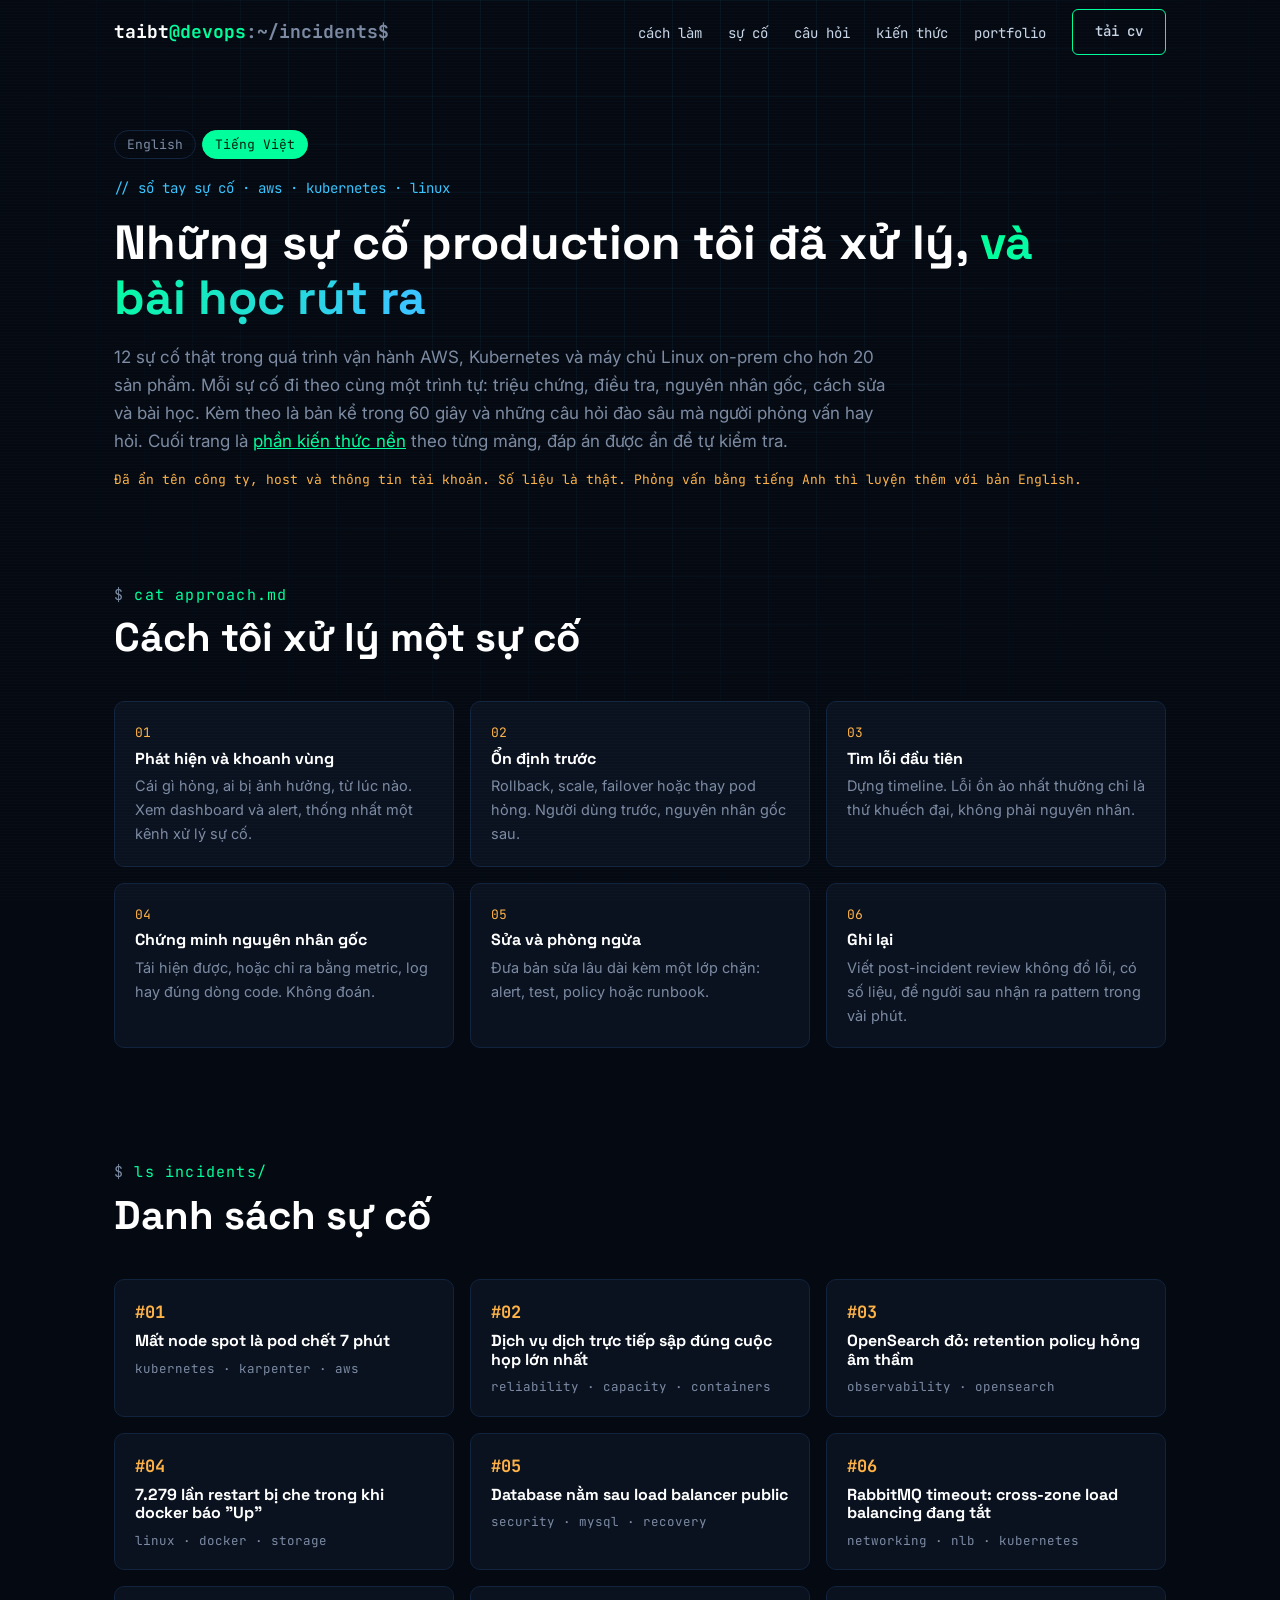
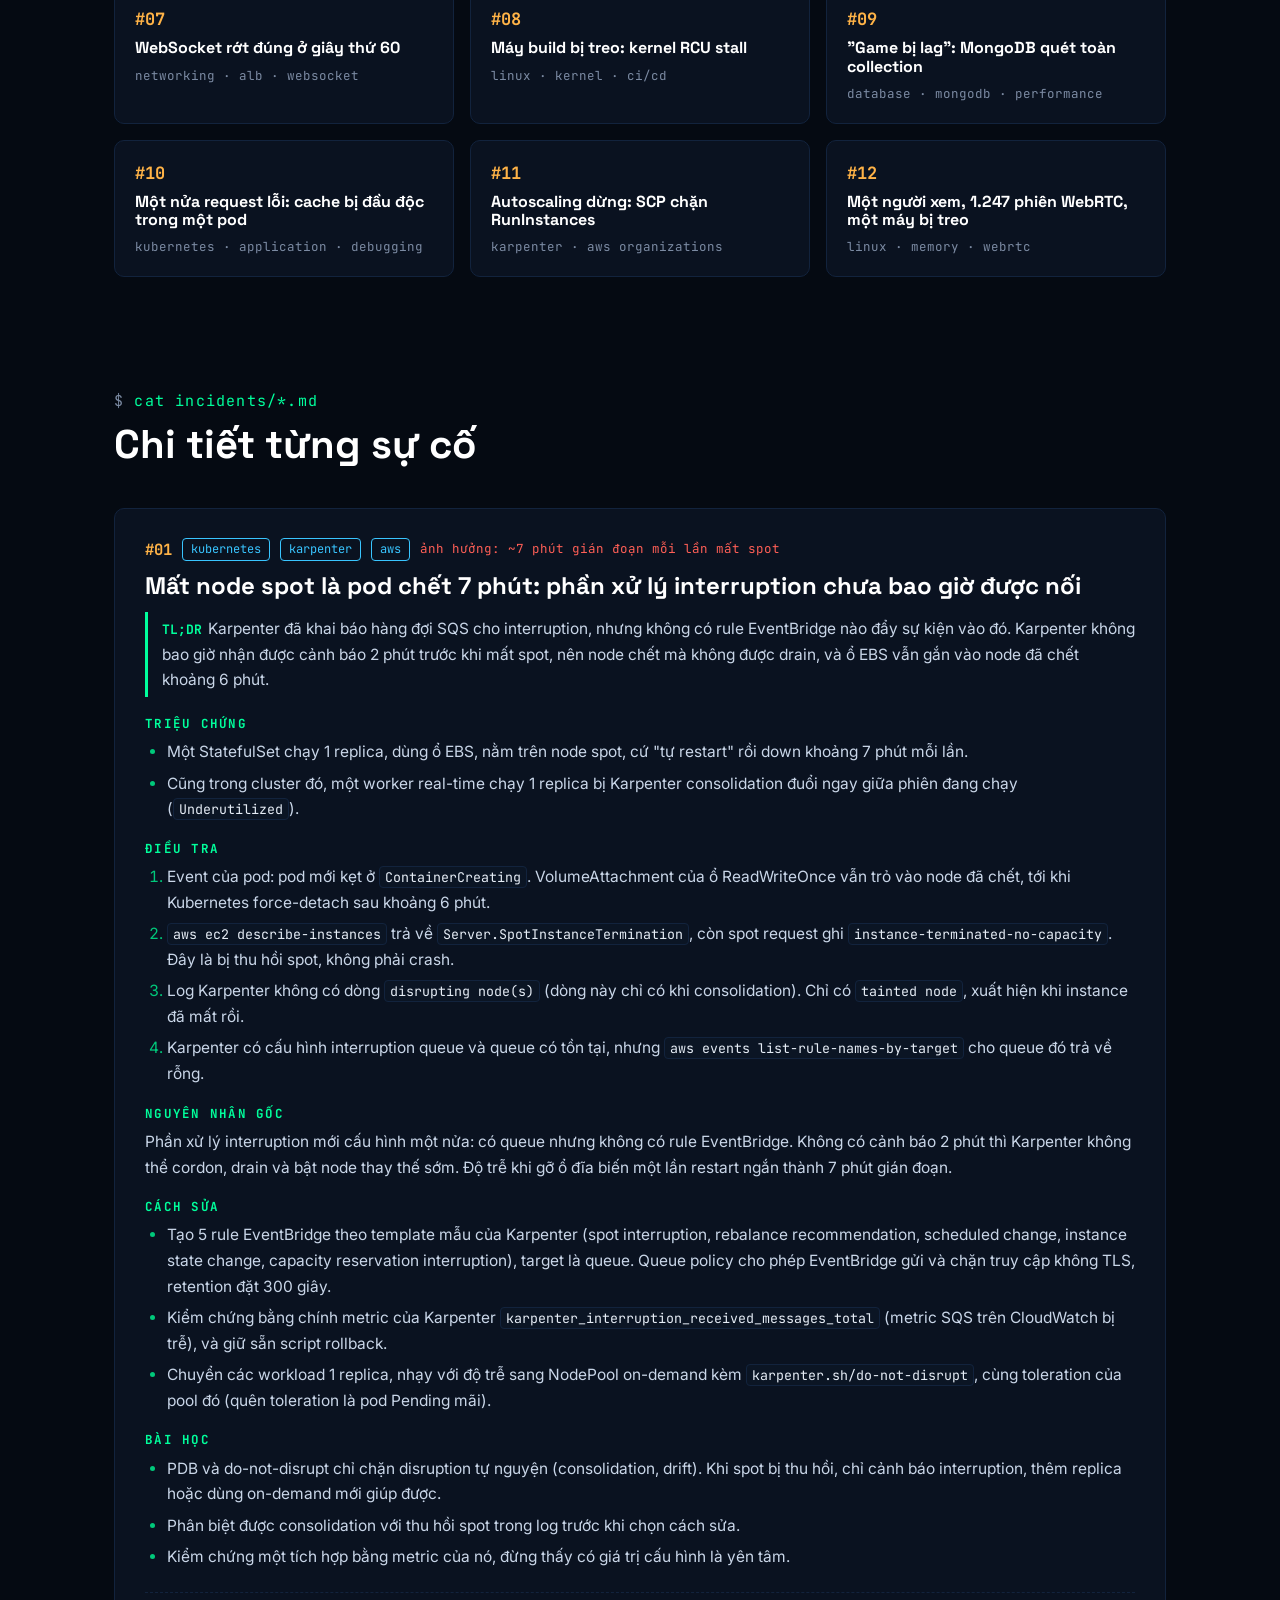
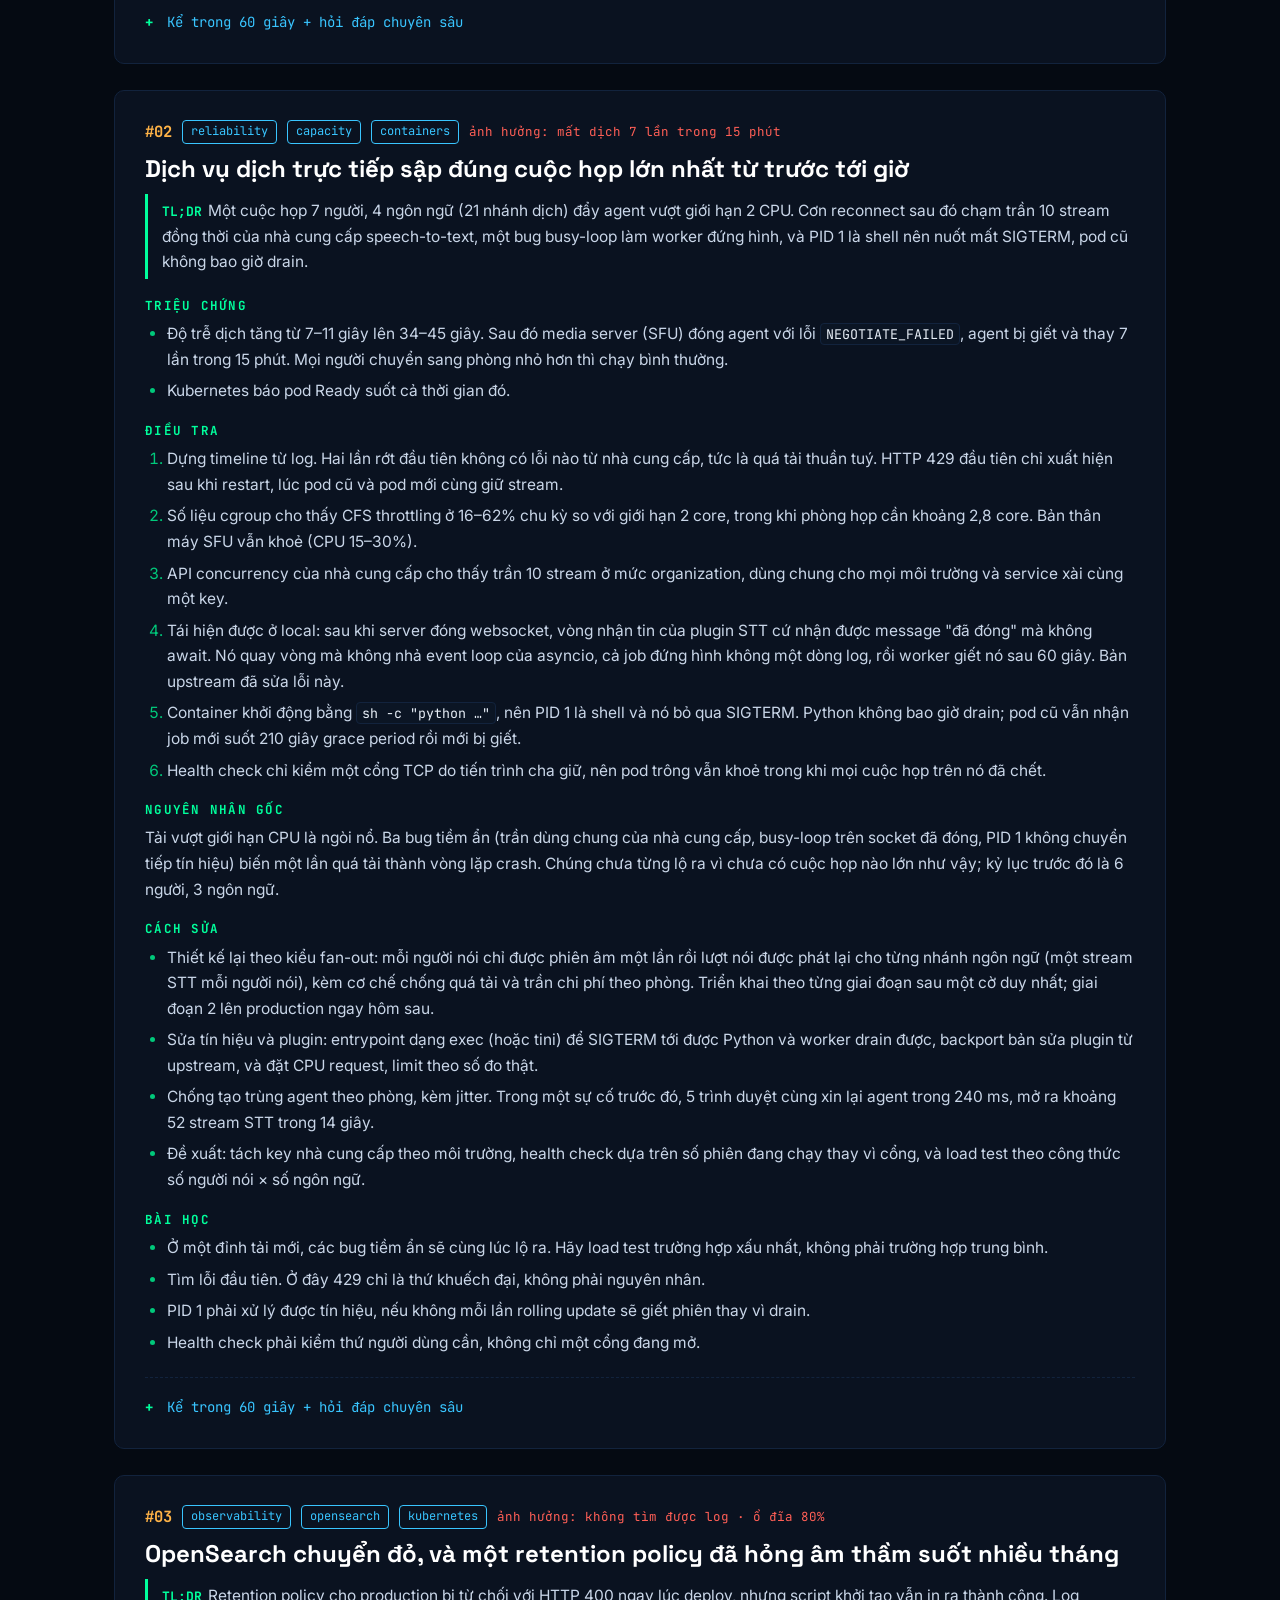
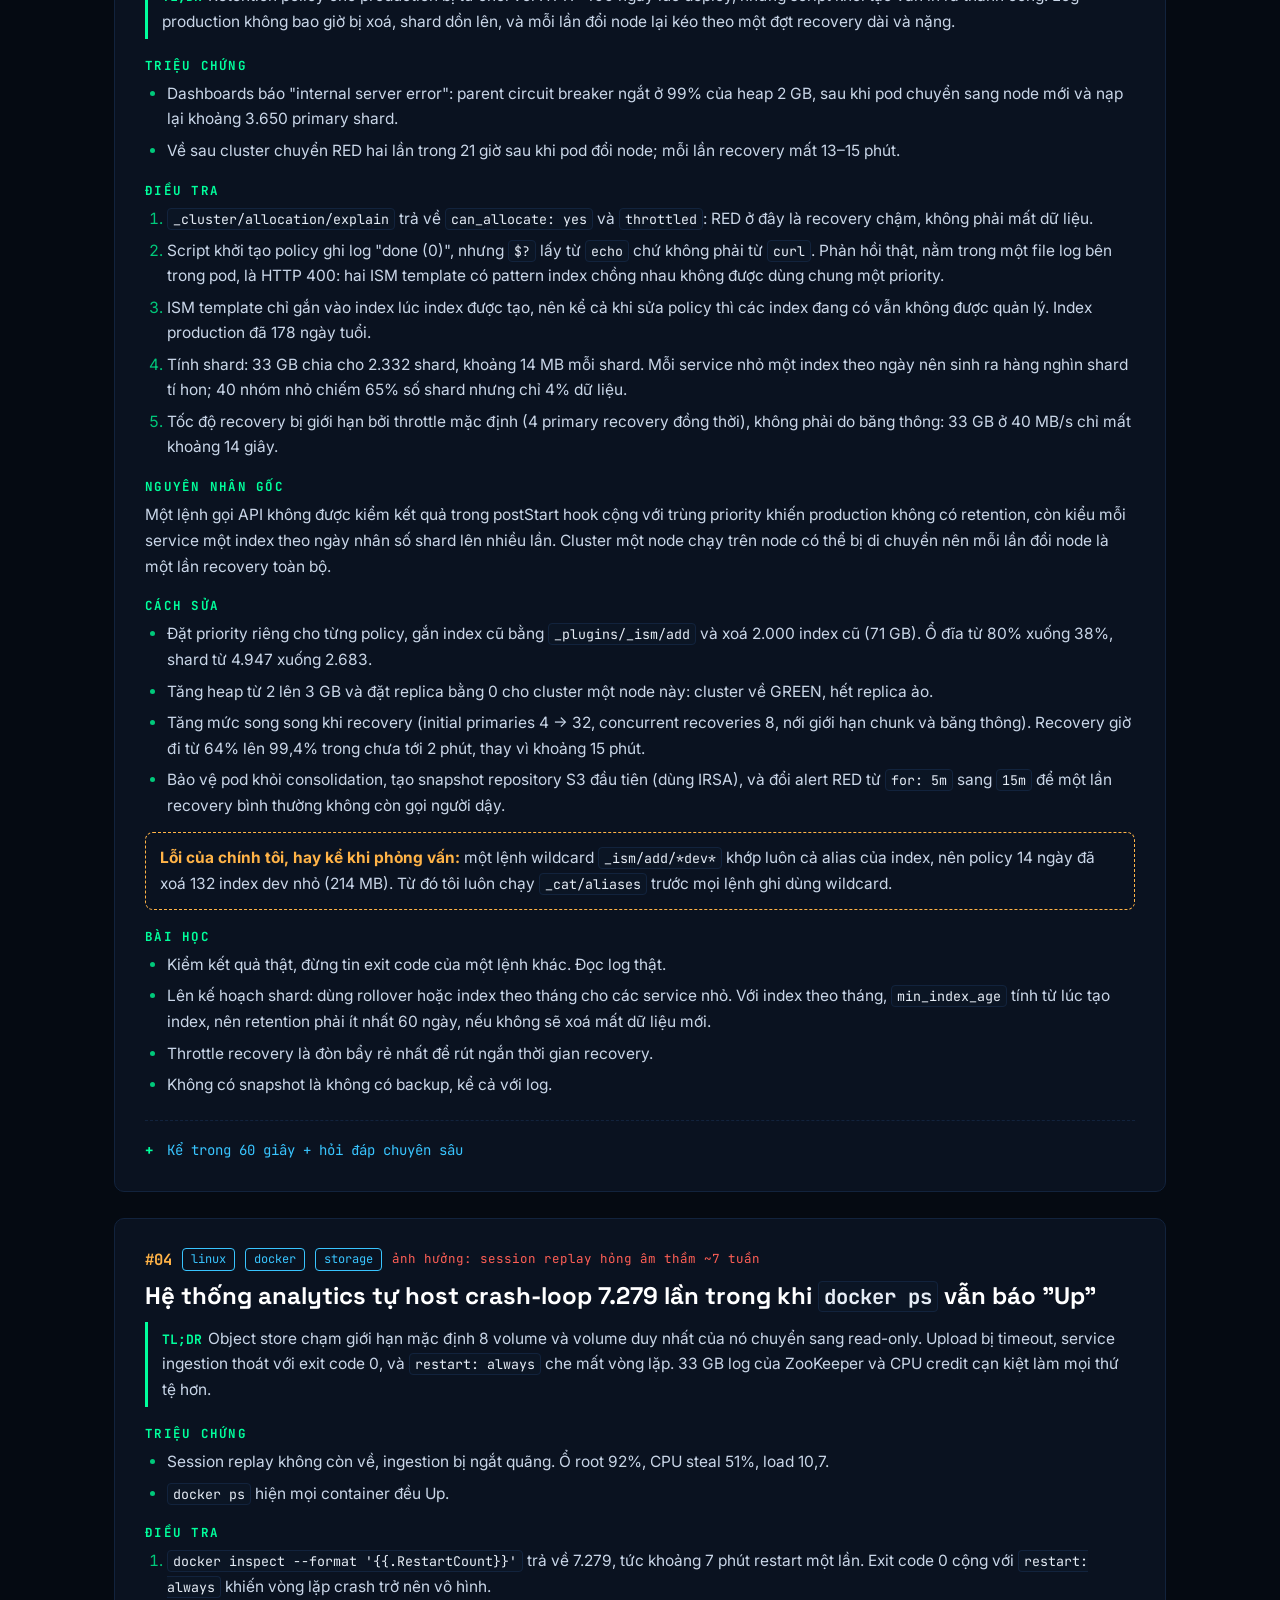
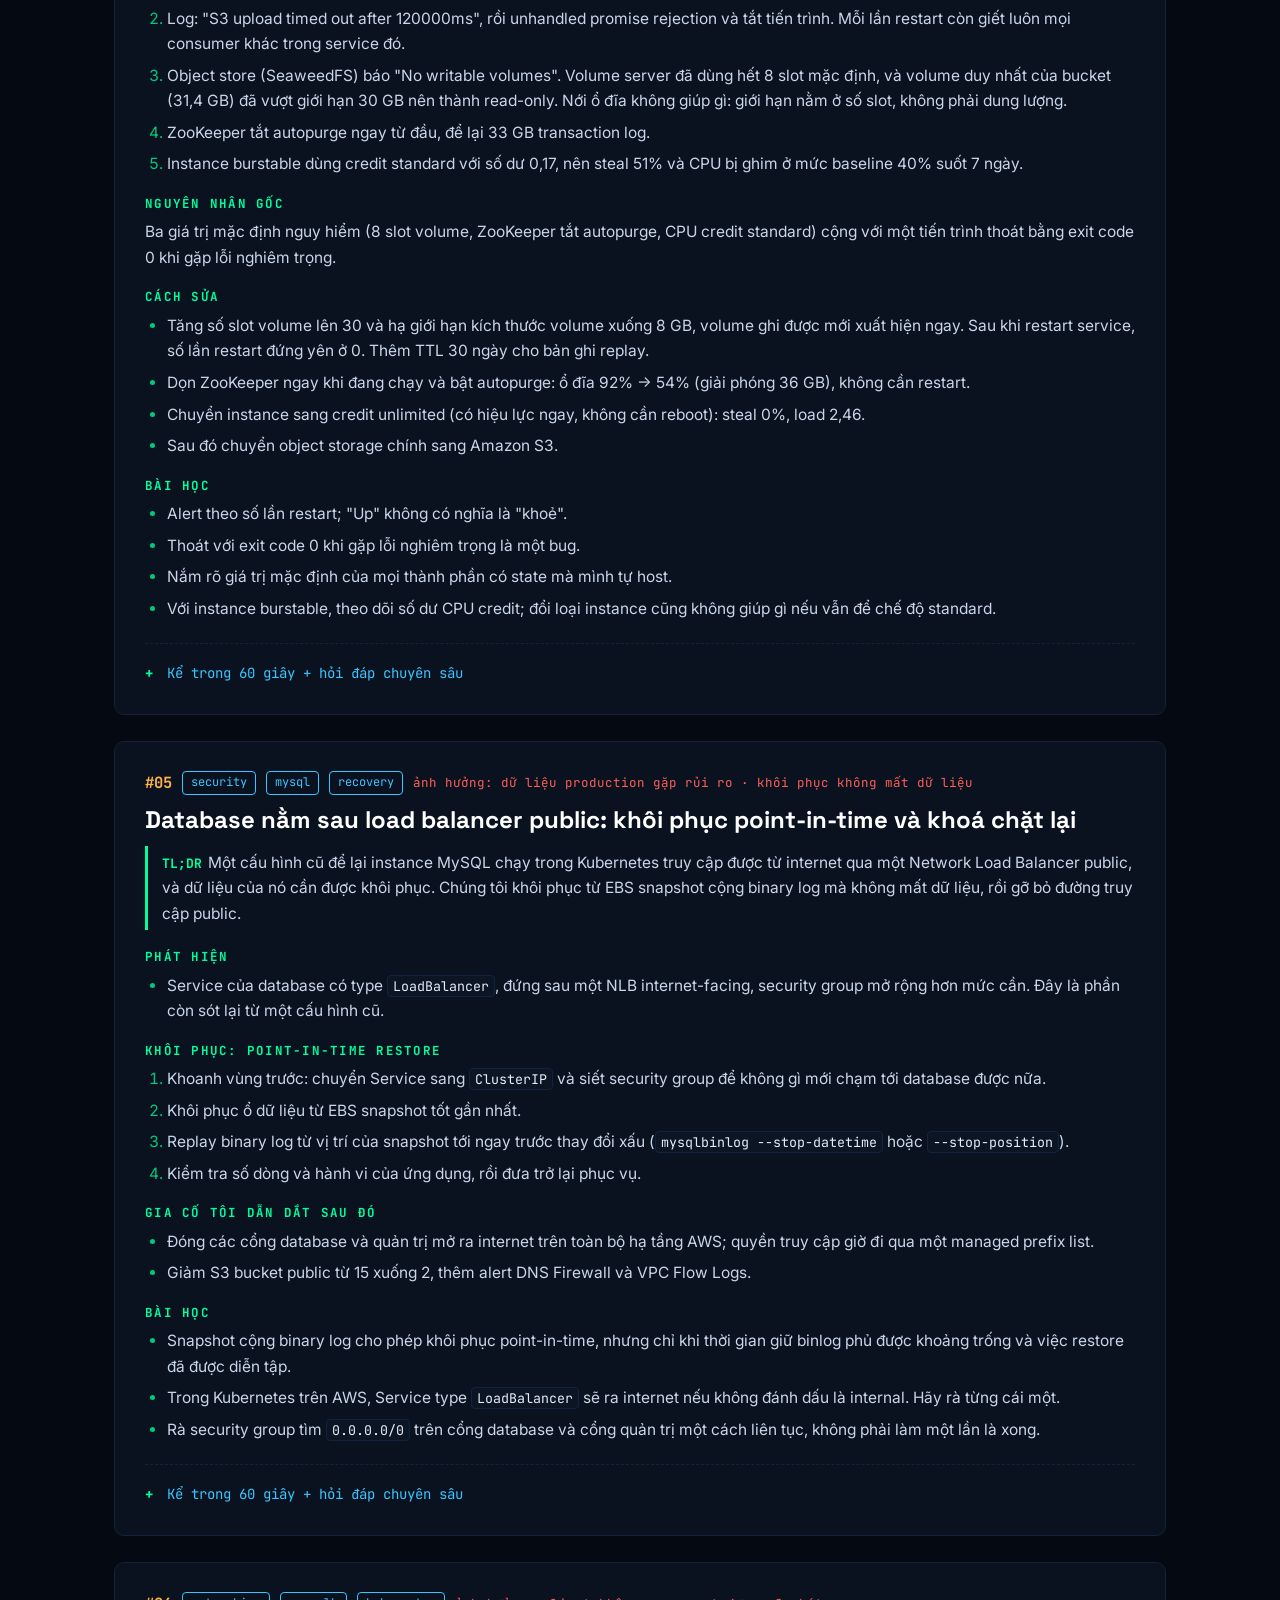
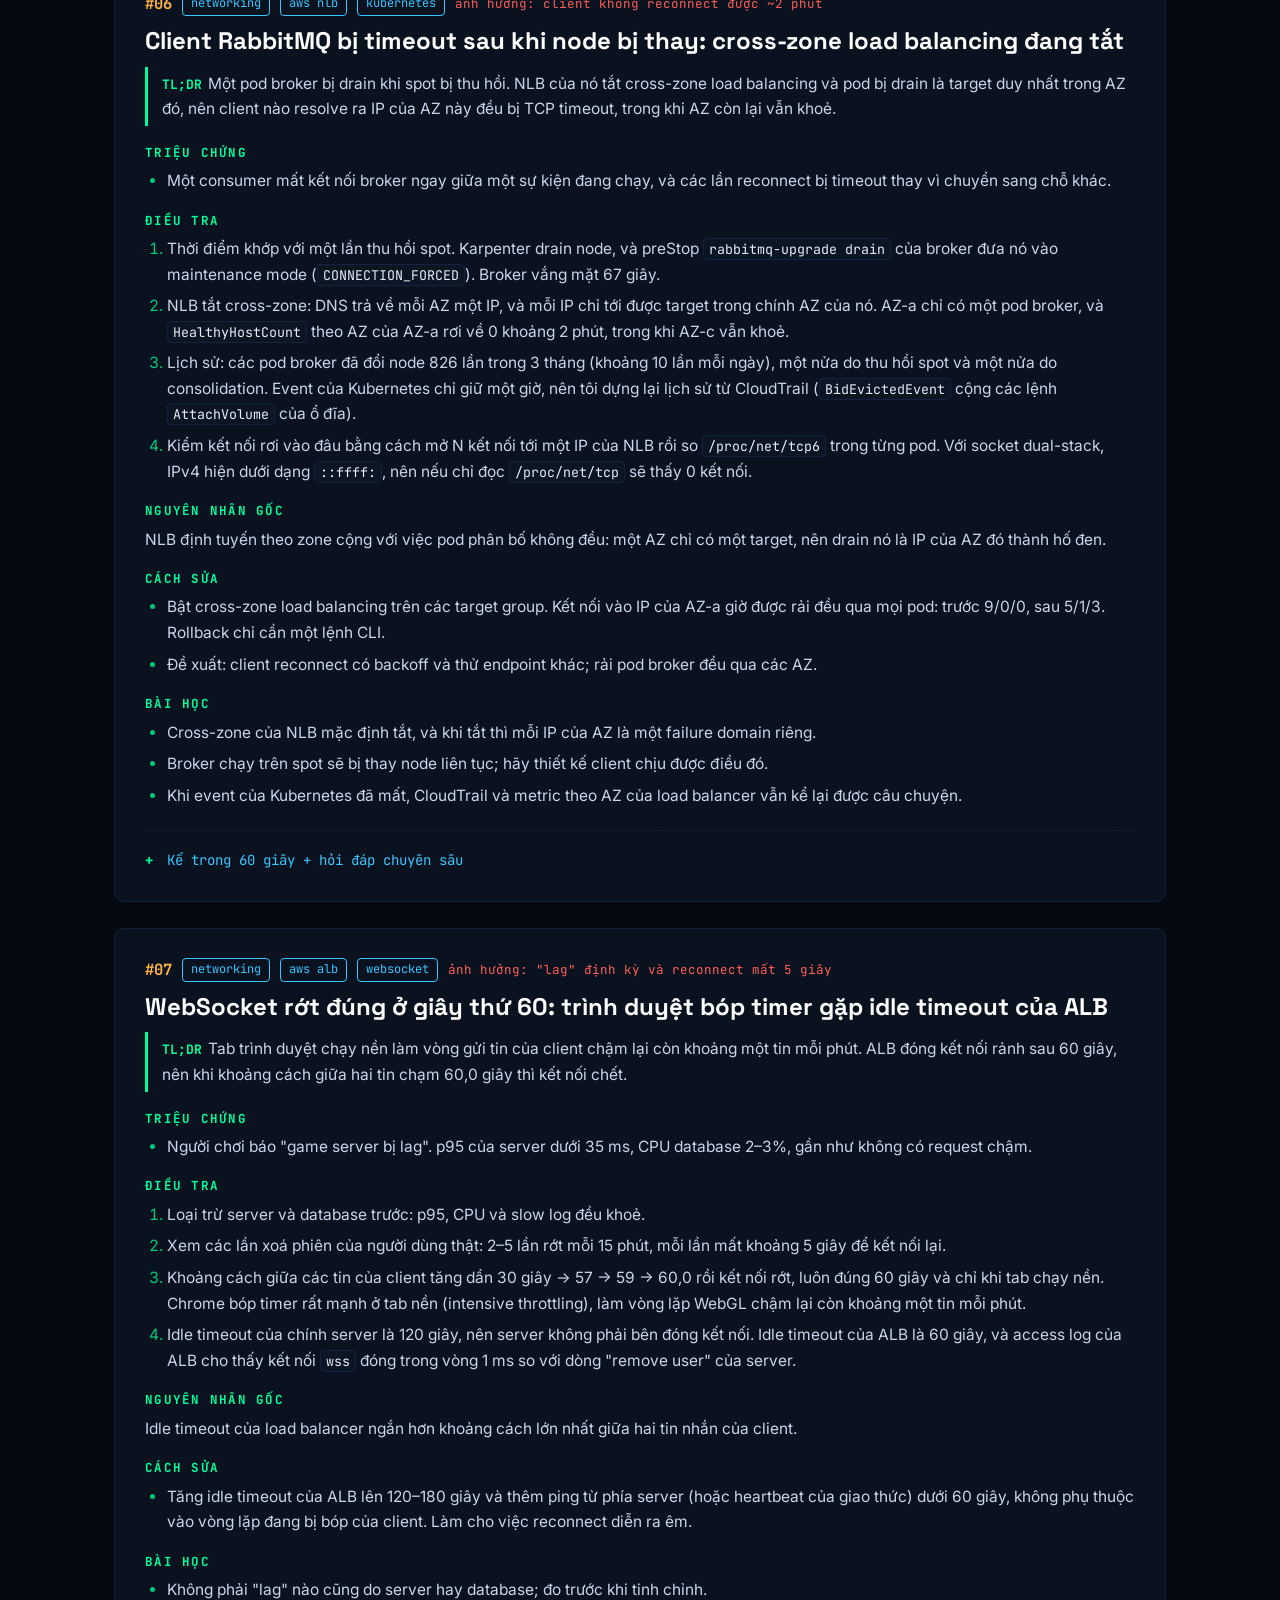
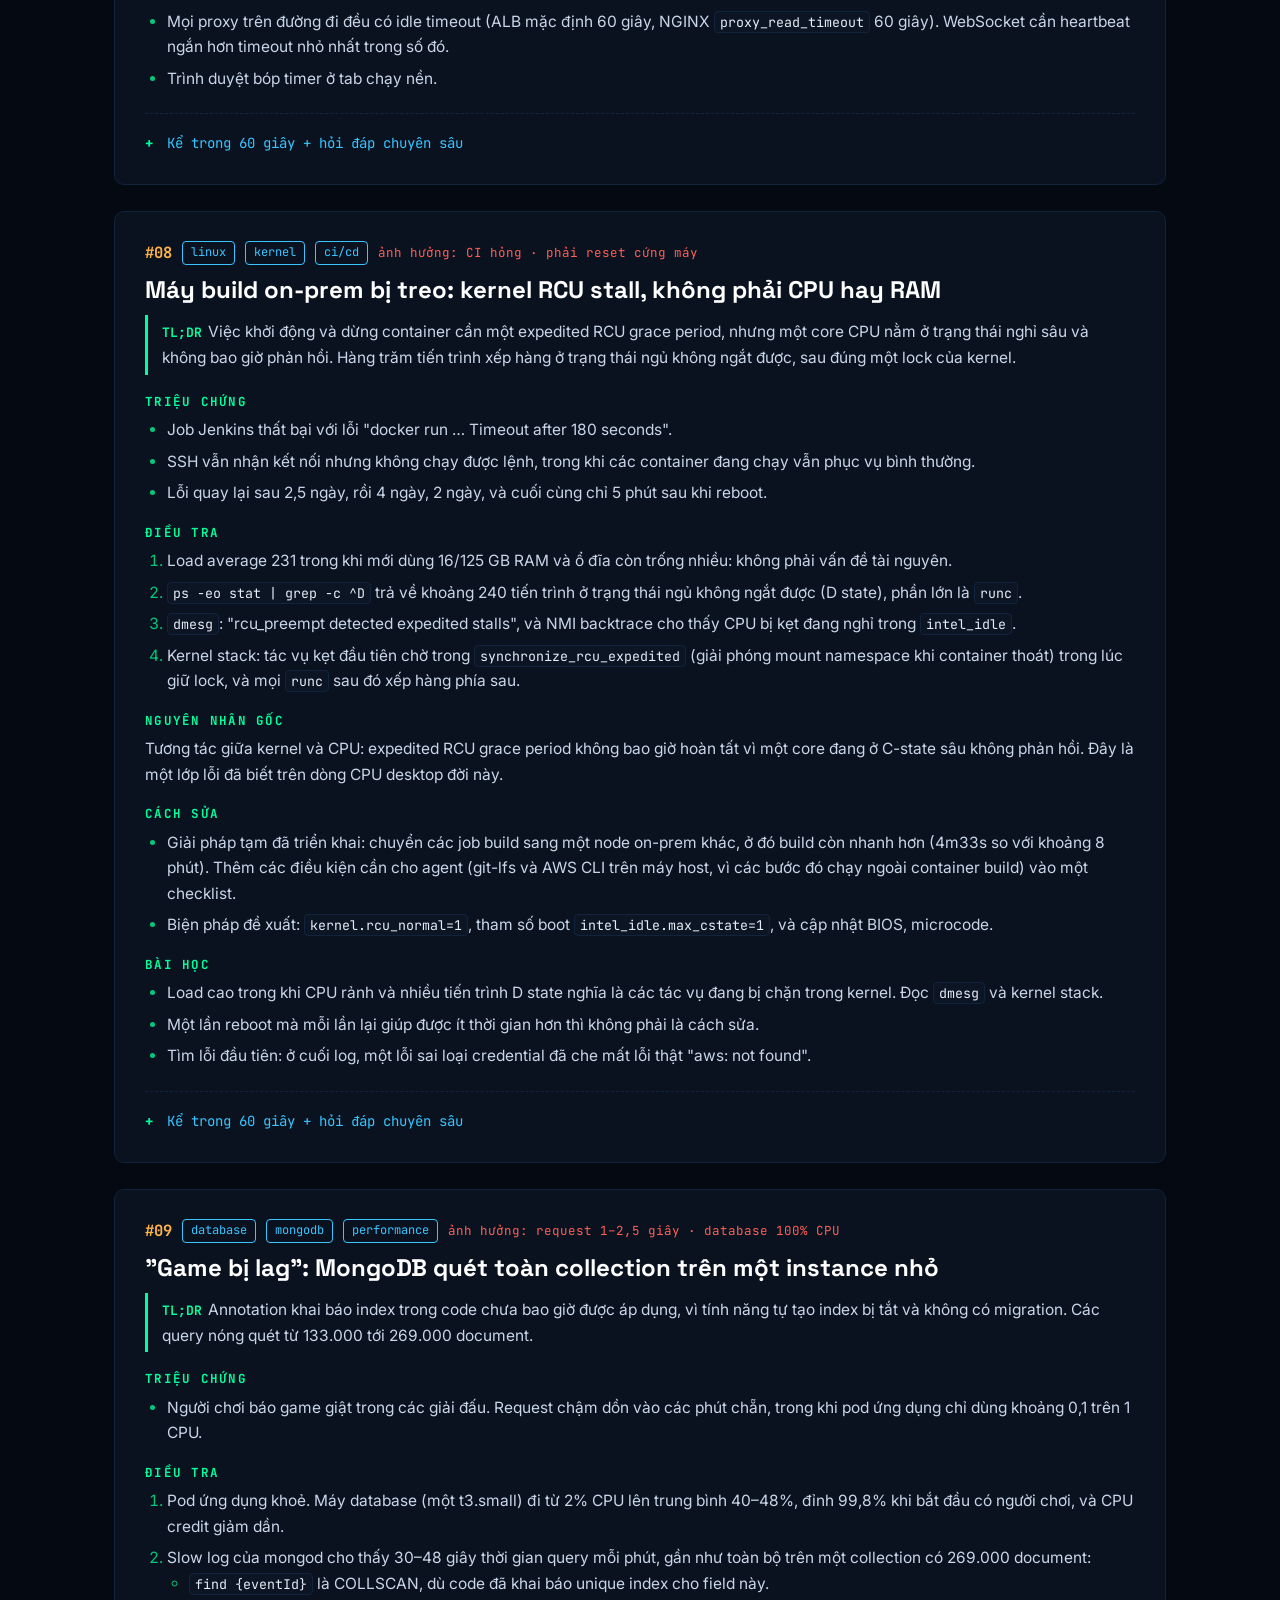
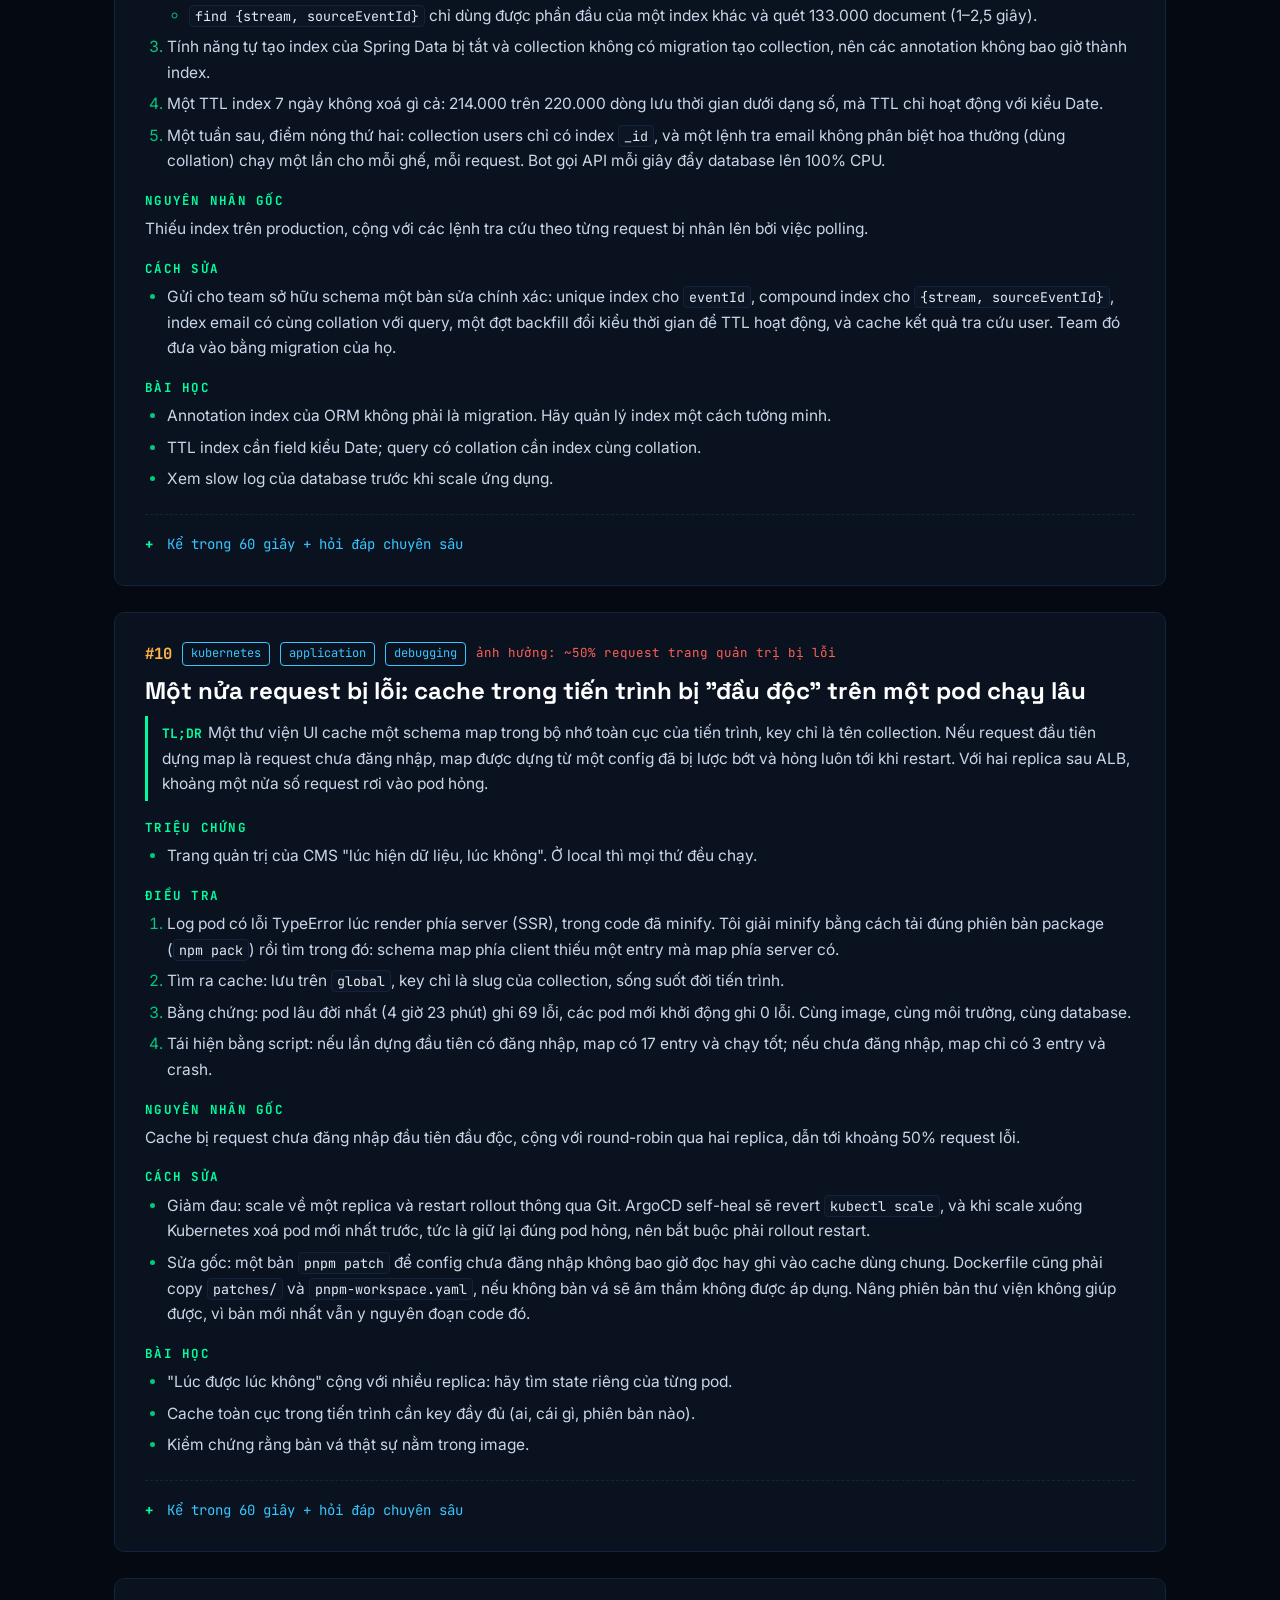
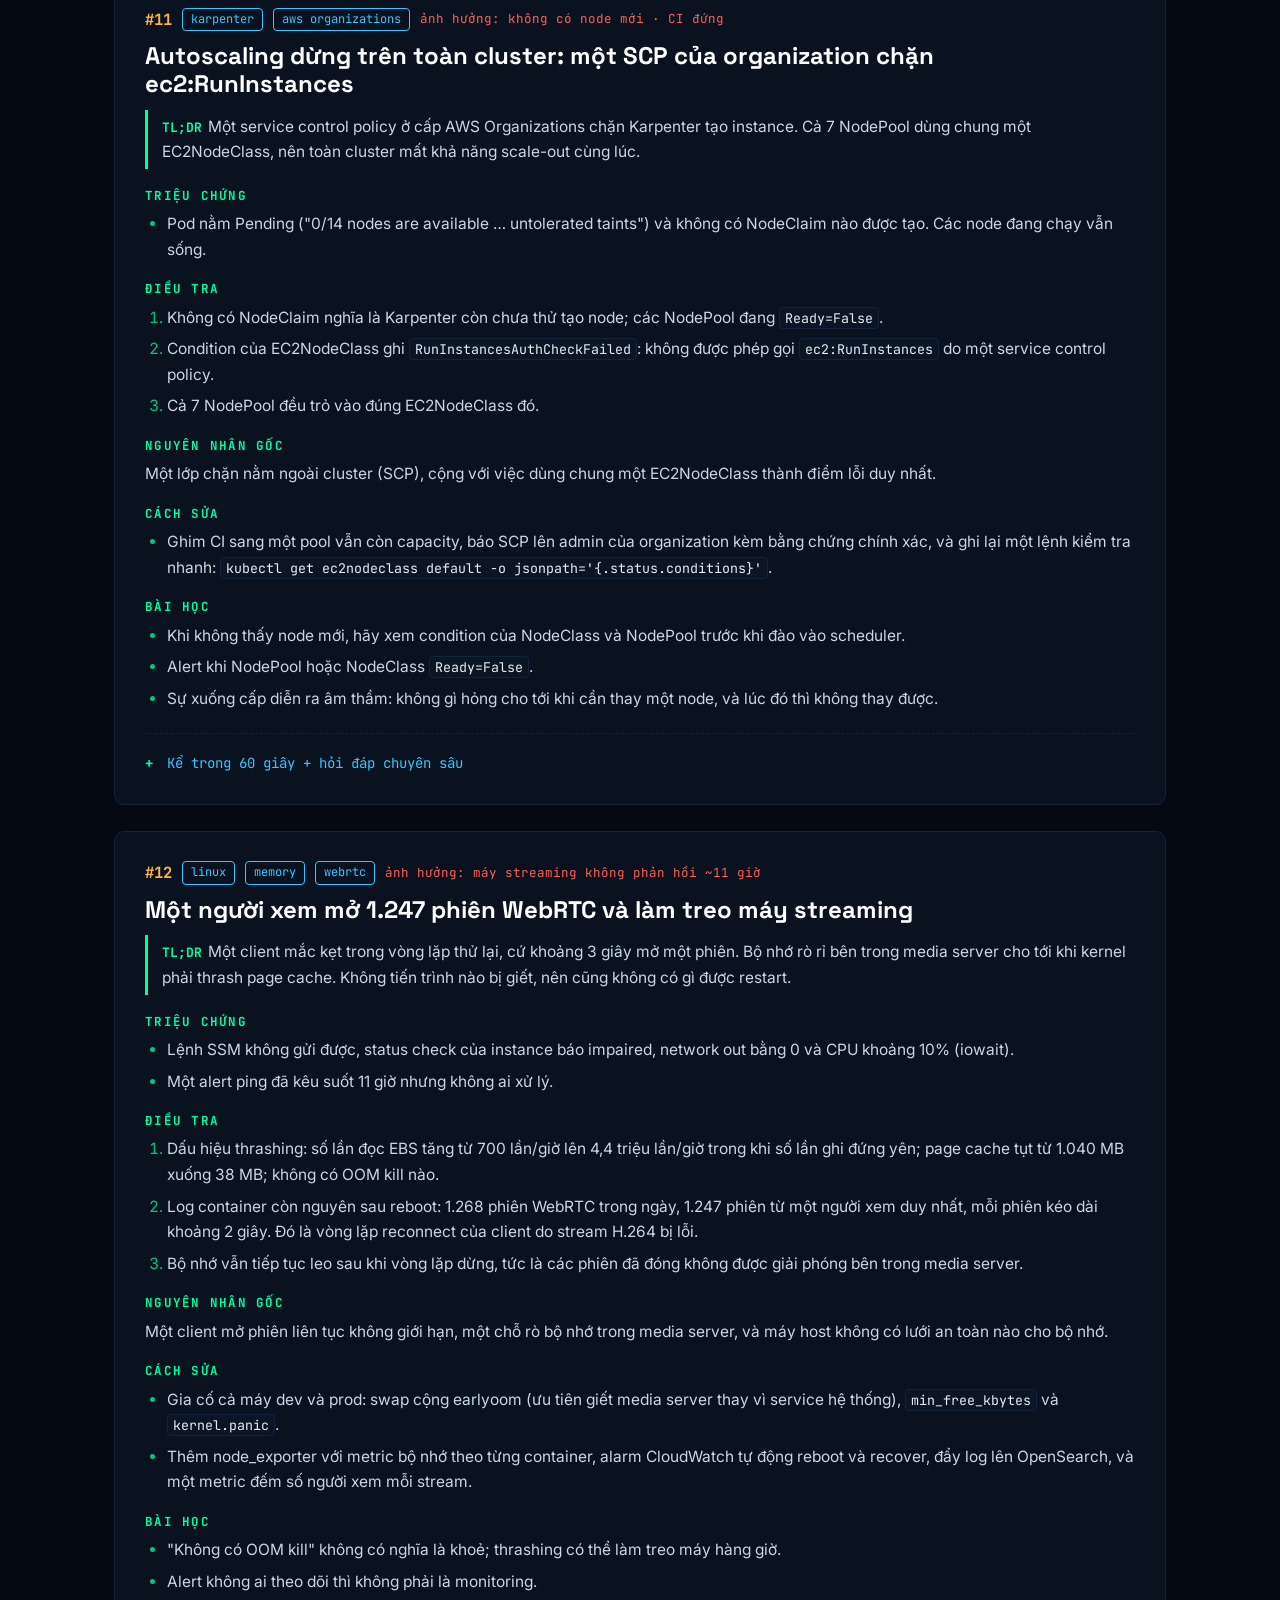
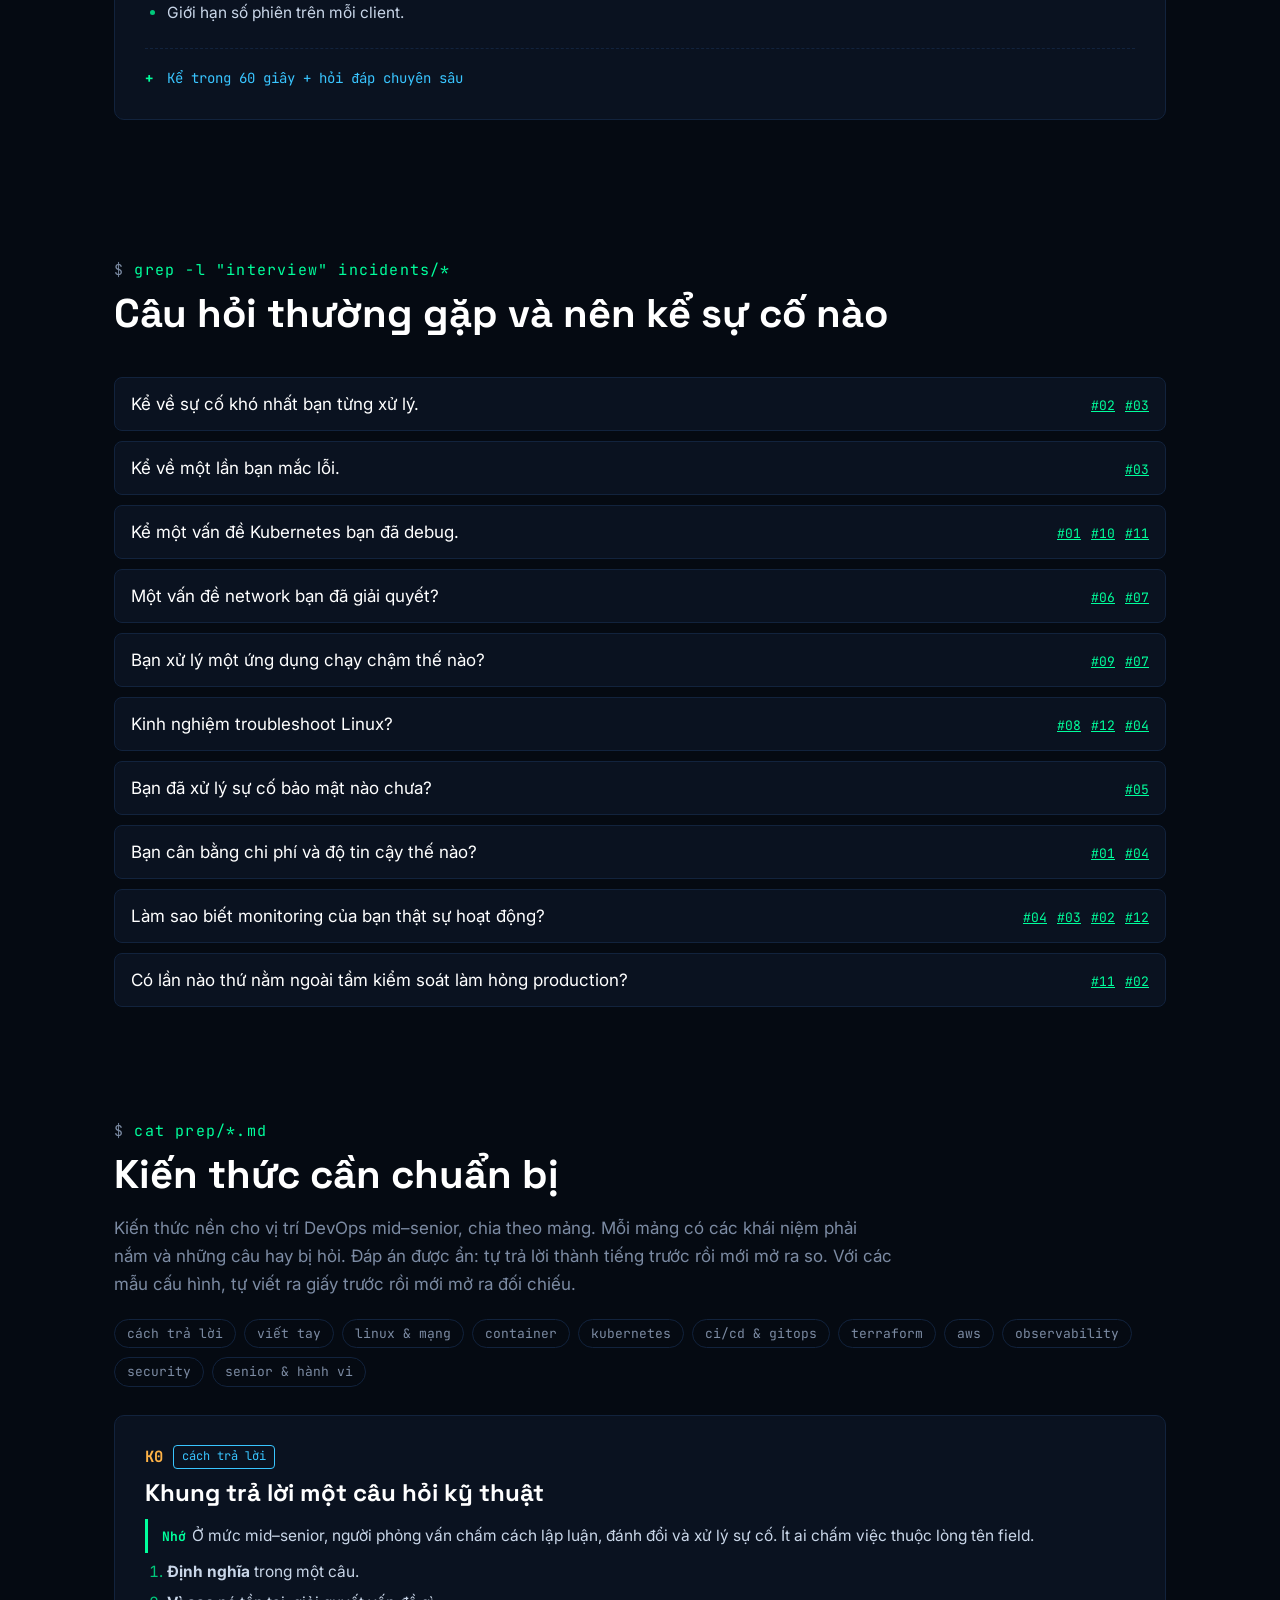
<file: incidents/vi/index.html>
<!DOCTYPE html>
<html lang="vi">
<head>
  <meta charset="utf-8">
  <meta name="viewport" content="width=device-width, initial-scale=1">
  <title>Sổ tay sự cố — Bùi Thanh Tài</title>
  <meta name="description" content="Những sự cố production thật trên AWS, Kubernetes và Linux on-prem: triệu chứng, điều tra, nguyên nhân gốc, cách sửa và bài học. Bùi Thanh Tài, Senior DevOps Engineer.">
  <link rel="icon" type="image/svg+xml" href="../../assets/img/favicon.svg">
  <link rel="canonical" href="https://taibt-devops.github.io/portfolio/incidents/vi/">
  <link rel="alternate" hreflang="en" href="https://taibt-devops.github.io/portfolio/incidents/">
  <link rel="alternate" hreflang="vi" href="https://taibt-devops.github.io/portfolio/incidents/vi/">
  <meta property="og:type" content="article">
  <meta property="og:title" content="Sổ tay sự cố — Bùi Thanh Tài">
  <meta property="og:description" content="12 sự cố production thật: cái gì hỏng, tìm nguyên nhân gốc thế nào, sửa ra sao và rút ra bài học gì.">
  <meta property="og:image" content="https://taibt-devops.github.io/portfolio/assets/img/og-image.png">
  <meta property="og:url" content="https://taibt-devops.github.io/portfolio/incidents/vi/">
  <meta property="og:locale" content="vi_VN">
  <meta name="twitter:card" content="summary_large_image">
  <link rel="preconnect" href="https://fonts.googleapis.com">
  <link rel="preconnect" href="https://fonts.gstatic.com" crossorigin>
  <link rel="preload" as="style" href="https://fonts.googleapis.com/css2?family=Inter:wght@400;500;600&family=JetBrains+Mono:wght@400;500;700&family=Space+Grotesk:wght@500;600;700&display=swap">
  <link href="https://fonts.googleapis.com/css2?family=Inter:wght@400;500;600&family=JetBrains+Mono:wght@400;500;700&family=Space+Grotesk:wght@500;600;700&display=swap" rel="stylesheet" media="print" onload="this.media='all'">
  <noscript><link href="https://fonts.googleapis.com/css2?family=Inter:wght@400;500;600&family=JetBrains+Mono:wght@400;500;700&family=Space+Grotesk:wght@500;600;700&display=swap" rel="stylesheet"></noscript>
  <link rel="stylesheet" href="../../assets/css/main.css">
  <link rel="stylesheet" href="../../assets/css/incidents.css">
</head>
<body>
  <a class="skip-link" href="#main">Bỏ qua tới nội dung</a>
  <header id="site-nav">
    <nav class="wrap nav-inner" aria-label="Main">
      <a class="brand" href="../../">taibt<span class="brand-at">@devops</span><span class="brand-path">:~/incidents$</span></a>
      <button type="button" class="nav-burger" aria-expanded="false" aria-controls="nav-menu" aria-label="Mở menu"><span></span><span></span><span></span></button>
      <ul id="nav-menu" class="nav-links">
        <li><a href="#approach">cách làm</a></li>
        <li><a href="#index">sự cố</a></li>
        <li><a href="#questions">câu hỏi</a></li>
        <li><a href="#knowledge">kiến thức</a></li>
        <li><a href="../../">portfolio</a></li>
        <li><a class="btn btn-ghost" href="../../cv/BUI_THANH_TAI_CV.pdf" download>tải cv</a></li>
      </ul>
    </nav>
  </header>

  <main id="main" tabindex="-1">
    <section class="inc-hero" aria-labelledby="page-title">
      <div class="wrap">
        <p class="lang-switch"><a href="../" hreflang="en" lang="en">English</a><span aria-current="page">Tiếng Việt</span></p>
        <p class="hero-kicker">// sổ tay sự cố · aws · kubernetes · linux</p>
        <h1 id="page-title" class="inc-title">Những sự cố production tôi đã xử lý, <span class="grad">và bài học rút ra</span></h1>
        <p class="inc-lede">12 sự cố thật trong quá trình vận hành AWS, Kubernetes và máy chủ Linux on-prem cho hơn 20 sản phẩm. Mỗi sự cố đi theo cùng một trình tự: triệu chứng, điều tra, nguyên nhân gốc, cách sửa và bài học. Kèm theo là bản kể trong 60 giây và những câu hỏi đào sâu mà người phỏng vấn hay hỏi. Cuối trang là <a href="#knowledge">phần kiến thức nền</a> theo từng mảng, đáp án được ẩn để tự kiểm tra.</p>
        <p class="inc-note">Đã ẩn tên công ty, host và thông tin tài khoản. Số liệu là thật. Phỏng vấn bằng tiếng Anh thì luyện thêm với bản English.</p>
      </div>
    </section>

    <section id="approach" class="inc-section" aria-labelledby="approach-title">
      <div class="wrap">
        <p class="section-title">cat approach.md</p>
        <h2 id="approach-title" class="section-heading">Cách tôi xử lý một sự cố</h2>
        <ol class="how-grid">
          <li class="how-step"><h3>Phát hiện và khoanh vùng</h3><p>Cái gì hỏng, ai bị ảnh hưởng, từ lúc nào. Xem dashboard và alert, thống nhất một kênh xử lý sự cố.</p></li>
          <li class="how-step"><h3>Ổn định trước</h3><p>Rollback, scale, failover hoặc thay pod hỏng. Người dùng trước, nguyên nhân gốc sau.</p></li>
          <li class="how-step"><h3>Tìm lỗi đầu tiên</h3><p>Dựng timeline. Lỗi ồn ào nhất thường chỉ là thứ khuếch đại, không phải nguyên nhân.</p></li>
          <li class="how-step"><h3>Chứng minh nguyên nhân gốc</h3><p>Tái hiện được, hoặc chỉ ra bằng metric, log hay đúng dòng code. Không đoán.</p></li>
          <li class="how-step"><h3>Sửa và phòng ngừa</h3><p>Đưa bản sửa lâu dài kèm một lớp chặn: alert, test, policy hoặc runbook.</p></li>
          <li class="how-step"><h3>Ghi lại</h3><p>Viết post-incident review không đổ lỗi, có số liệu, để người sau nhận ra pattern trong vài phút.</p></li>
        </ol>
      </div>
    </section>

    <section id="index" class="inc-section" aria-labelledby="index-title">
      <div class="wrap">
        <p class="section-title">ls incidents/</p>
        <h2 id="index-title" class="section-heading">Danh sách sự cố</h2>
        <ul class="inc-index">
          <li><a class="inc-card" href="#inc-01"><span class="inc-num">#01</span><h3>Mất node spot là pod chết 7 phút</h3><p>kubernetes · karpenter · aws</p></a></li>
          <li><a class="inc-card" href="#inc-02"><span class="inc-num">#02</span><h3>Dịch vụ dịch trực tiếp sập đúng cuộc họp lớn nhất</h3><p>reliability · capacity · containers</p></a></li>
          <li><a class="inc-card" href="#inc-03"><span class="inc-num">#03</span><h3>OpenSearch đỏ: retention policy hỏng âm thầm</h3><p>observability · opensearch</p></a></li>
          <li><a class="inc-card" href="#inc-04"><span class="inc-num">#04</span><h3>7.279 lần restart bị che trong khi docker báo "Up"</h3><p>linux · docker · storage</p></a></li>
          <li><a class="inc-card" href="#inc-05"><span class="inc-num">#05</span><h3>Database nằm sau load balancer public</h3><p>security · mysql · recovery</p></a></li>
          <li><a class="inc-card" href="#inc-06"><span class="inc-num">#06</span><h3>RabbitMQ timeout: cross-zone load balancing đang tắt</h3><p>networking · nlb · kubernetes</p></a></li>
          <li><a class="inc-card" href="#inc-07"><span class="inc-num">#07</span><h3>WebSocket rớt đúng ở giây thứ 60</h3><p>networking · alb · websocket</p></a></li>
          <li><a class="inc-card" href="#inc-08"><span class="inc-num">#08</span><h3>Máy build bị treo: kernel RCU stall</h3><p>linux · kernel · ci/cd</p></a></li>
          <li><a class="inc-card" href="#inc-09"><span class="inc-num">#09</span><h3>"Game bị lag": MongoDB quét toàn collection</h3><p>database · mongodb · performance</p></a></li>
          <li><a class="inc-card" href="#inc-10"><span class="inc-num">#10</span><h3>Một nửa request lỗi: cache bị đầu độc trong một pod</h3><p>kubernetes · application · debugging</p></a></li>
          <li><a class="inc-card" href="#inc-11"><span class="inc-num">#11</span><h3>Autoscaling dừng: SCP chặn RunInstances</h3><p>karpenter · aws organizations</p></a></li>
          <li><a class="inc-card" href="#inc-12"><span class="inc-num">#12</span><h3>Một người xem, 1.247 phiên WebRTC, một máy bị treo</h3><p>linux · memory · webrtc</p></a></li>
        </ul>
      </div>
    </section>

    <section id="incidents" class="inc-section" aria-labelledby="incidents-title">
      <div class="wrap">
        <p class="section-title">cat incidents/*.md</p>
        <h2 id="incidents-title" class="section-heading">Chi tiết từng sự cố</h2>

        <article class="inc" id="inc-01">
          <header>
            <p class="inc-meta"><span class="inc-num">#01</span><span class="tag">kubernetes</span><span class="tag">karpenter</span><span class="tag">aws</span><span class="sev">ảnh hưởng: ~7 phút gián đoạn mỗi lần mất spot</span></p>
            <h3>Mất node spot là pod chết 7 phút: phần xử lý interruption chưa bao giờ được nối</h3>
            <p class="inc-tldr"><strong>TL;DR</strong>Karpenter đã khai báo hàng đợi SQS cho interruption, nhưng không có rule EventBridge nào đẩy sự kiện vào đó. Karpenter không bao giờ nhận được cảnh báo 2 phút trước khi mất spot, nên node chết mà không được drain, và ổ EBS vẫn gắn vào node đã chết khoảng 6 phút.</p>
          </header>
          <h4>Triệu chứng</h4>
          <ul>
            <li>Một StatefulSet chạy 1 replica, dùng ổ EBS, nằm trên node spot, cứ "tự restart" rồi down khoảng 7 phút mỗi lần.</li>
            <li>Cũng trong cluster đó, một worker real-time chạy 1 replica bị Karpenter consolidation đuổi ngay giữa phiên đang chạy (<code>Underutilized</code>).</li>
          </ul>
          <h4>Điều tra</h4>
          <ol>
            <li>Event của pod: pod mới kẹt ở <code>ContainerCreating</code>. VolumeAttachment của ổ ReadWriteOnce vẫn trỏ vào node đã chết, tới khi Kubernetes force-detach sau khoảng 6 phút.</li>
            <li><code>aws ec2 describe-instances</code> trả về <code>Server.SpotInstanceTermination</code>, còn spot request ghi <code>instance-terminated-no-capacity</code>. Đây là bị thu hồi spot, không phải crash.</li>
            <li>Log Karpenter không có dòng <code>disrupting node(s)</code> (dòng này chỉ có khi consolidation). Chỉ có <code>tainted node</code>, xuất hiện khi instance đã mất rồi.</li>
            <li>Karpenter có cấu hình interruption queue và queue có tồn tại, nhưng <code>aws events list-rule-names-by-target</code> cho queue đó trả về rỗng.</li>
          </ol>
          <h4>Nguyên nhân gốc</h4>
          <p>Phần xử lý interruption mới cấu hình một nửa: có queue nhưng không có rule EventBridge. Không có cảnh báo 2 phút thì Karpenter không thể cordon, drain và bật node thay thế sớm. Độ trễ khi gỡ ổ đĩa biến một lần restart ngắn thành 7 phút gián đoạn.</p>
          <h4>Cách sửa</h4>
          <ul>
            <li>Tạo 5 rule EventBridge theo template mẫu của Karpenter (spot interruption, rebalance recommendation, scheduled change, instance state change, capacity reservation interruption), target là queue. Queue policy cho phép EventBridge gửi và chặn truy cập không TLS, retention đặt 300 giây.</li>
            <li>Kiểm chứng bằng chính metric của Karpenter <code>karpenter_interruption_received_messages_total</code> (metric SQS trên CloudWatch bị trễ), và giữ sẵn script rollback.</li>
            <li>Chuyển các workload 1 replica, nhạy với độ trễ sang NodePool on-demand kèm <code>karpenter.sh/do-not-disrupt</code>, cùng toleration của pool đó (quên toleration là pod Pending mãi).</li>
          </ul>
          <h4>Bài học</h4>
          <ul>
            <li>PDB và do-not-disrupt chỉ chặn disruption tự nguyện (consolidation, drift). Khi spot bị thu hồi, chỉ cảnh báo interruption, thêm replica hoặc dùng on-demand mới giúp được.</li>
            <li>Phân biệt được consolidation với thu hồi spot trong log trước khi chọn cách sửa.</li>
            <li>Kiểm chứng một tích hợp bằng metric của nó, đừng thấy có giá trị cấu hình là yên tâm.</li>
          </ul>
          <details class="drill">
            <summary>Kể trong 60 giây + hỏi đáp chuyên sâu</summary>
            <dl class="star">
              <dt>Tình huống</dt><dd>Các pod production chạy trên node spot thỉnh thoảng down khoảng 7 phút, không theo quy luật.</dd>
              <dt>Nhiệm vụ</dt><dd>Tìm nguyên nhân và chặn các lần gián đoạn mà không bỏ khoản tiết kiệm từ spot.</dd>
              <dt>Hành động</dt><dd>Lần theo timeline của pod, thấy đó là thu hồi spot cộng với ổ EBS kẹt trên node đã chết. Phát hiện interruption queue của Karpenter không có rule EventBridge nào, tạo đủ 5 rule và kiểm chứng bằng metric Karpenter. Chuyển workload 1 replica sang on-demand với do-not-disrupt.</dd>
              <dt>Kết quả</dt><dd>Karpenter giờ nhận được cảnh báo 2 phút và drain node trước. Các lần gián đoạn 7 phút khi mất spot không còn nữa.</dd>
            </dl>
            <dl class="qa">
              <dt>Spot interruption khác consolidation thế nào?</dt>
              <dd>Interruption là AWS lấy lại capacity, có cảnh báo trước 2 phút, không do mình chủ động. Consolidation là Karpenter tự gỡ hoặc thay node để tiết kiệm tiền, là chủ động và có tôn trọng PDB, do-not-disrupt.</dd>
              <dt>Vì sao pod mất 7 phút chứ không phải 30 giây?</dt>
              <dd>Ổ đĩa là ReadWriteOnce và attachment vẫn trỏ vào node đã terminate, nên pod mới không mount được cho tới khi attach/detach controller force-detach sau khoảng 6 phút. Nếu drain đúng cách thì ổ được nhả ngay.</dd>
              <dt>Làm sao để một service có state chịu được spot?</dt>
              <dd>Nhiều replica rải qua các AZ kèm PDB, nối đủ phần xử lý interruption, tắt êm (preStop hook, grace period đủ dài). Nếu không nhân bản được thì để nó trên on-demand.</dd>
              <dt>Nhược điểm của do-not-disrupt là gì?</dt>
              <dd>Nó chặn luôn drift và expiry, nên node không được vá hay đổi cỡ. Chỉ dùng cho workload thật sự không được di chuyển.</dd>
            </dl>
            <p class="review">ôn: các loại disruption của karpenter · eventbridge → sqs · ngữ nghĩa pdb · ebs csi attach/detach · statefulset</p>
          </details>
        </article>

        <article class="inc" id="inc-02">
          <header>
            <p class="inc-meta"><span class="inc-num">#02</span><span class="tag">reliability</span><span class="tag">capacity</span><span class="tag">containers</span><span class="sev">ảnh hưởng: mất dịch 7 lần trong 15 phút</span></p>
            <h3>Dịch vụ dịch trực tiếp sập đúng cuộc họp lớn nhất từ trước tới giờ</h3>
            <p class="inc-tldr"><strong>TL;DR</strong>Một cuộc họp 7 người, 4 ngôn ngữ (21 nhánh dịch) đẩy agent vượt giới hạn 2 CPU. Cơn reconnect sau đó chạm trần 10 stream đồng thời của nhà cung cấp speech-to-text, một bug busy-loop làm worker đứng hình, và PID 1 là shell nên nuốt mất SIGTERM, pod cũ không bao giờ drain.</p>
          </header>
          <h4>Triệu chứng</h4>
          <ul>
            <li>Độ trễ dịch tăng từ 7–11 giây lên 34–45 giây. Sau đó media server (SFU) đóng agent với lỗi <code>NEGOTIATE_FAILED</code>, agent bị giết và thay 7 lần trong 15 phút. Mọi người chuyển sang phòng nhỏ hơn thì chạy bình thường.</li>
            <li>Kubernetes báo pod Ready suốt cả thời gian đó.</li>
          </ul>
          <h4>Điều tra</h4>
          <ol>
            <li>Dựng timeline từ log. Hai lần rớt đầu tiên không có lỗi nào từ nhà cung cấp, tức là quá tải thuần tuý. HTTP 429 đầu tiên chỉ xuất hiện sau khi restart, lúc pod cũ và pod mới cùng giữ stream.</li>
            <li>Số liệu cgroup cho thấy CFS throttling ở 16–62% chu kỳ so với giới hạn 2 core, trong khi phòng họp cần khoảng 2,8 core. Bản thân máy SFU vẫn khoẻ (CPU 15–30%).</li>
            <li>API concurrency của nhà cung cấp cho thấy trần 10 stream ở mức organization, dùng chung cho mọi môi trường và service xài cùng một key.</li>
            <li>Tái hiện được ở local: sau khi server đóng websocket, vòng nhận tin của plugin STT cứ nhận được message "đã đóng" mà không await. Nó quay vòng mà không nhả event loop của asyncio, cả job đứng hình không một dòng log, rồi worker giết nó sau 60 giây. Bản upstream đã sửa lỗi này.</li>
            <li>Container khởi động bằng <code>sh -c "python …"</code>, nên PID 1 là shell và nó bỏ qua SIGTERM. Python không bao giờ drain; pod cũ vẫn nhận job mới suốt 210 giây grace period rồi mới bị giết.</li>
            <li>Health check chỉ kiểm một cổng TCP do tiến trình cha giữ, nên pod trông vẫn khoẻ trong khi mọi cuộc họp trên nó đã chết.</li>
          </ol>
          <h4>Nguyên nhân gốc</h4>
          <p>Tải vượt giới hạn CPU là ngòi nổ. Ba bug tiềm ẩn (trần dùng chung của nhà cung cấp, busy-loop trên socket đã đóng, PID 1 không chuyển tiếp tín hiệu) biến một lần quá tải thành vòng lặp crash. Chúng chưa từng lộ ra vì chưa có cuộc họp nào lớn như vậy; kỷ lục trước đó là 6 người, 3 ngôn ngữ.</p>
          <h4>Cách sửa</h4>
          <ul>
            <li>Thiết kế lại theo kiểu fan-out: mỗi người nói chỉ được phiên âm một lần rồi lượt nói được phát lại cho từng nhánh ngôn ngữ (một stream STT mỗi người nói), kèm cơ chế chống quá tải và trần chi phí theo phòng. Triển khai theo từng giai đoạn sau một cờ duy nhất; giai đoạn 2 lên production ngay hôm sau.</li>
            <li>Sửa tín hiệu và plugin: entrypoint dạng exec (hoặc tini) để SIGTERM tới được Python và worker drain được, backport bản sửa plugin từ upstream, và đặt CPU request, limit theo số đo thật.</li>
            <li>Chống tạo trùng agent theo phòng, kèm jitter. Trong một sự cố trước đó, 5 trình duyệt cùng xin lại agent trong 240 ms, mở ra khoảng 52 stream STT trong 14 giây.</li>
            <li>Đề xuất: tách key nhà cung cấp theo môi trường, health check dựa trên số phiên đang chạy thay vì cổng, và load test theo công thức số người nói × số ngôn ngữ.</li>
          </ul>
          <h4>Bài học</h4>
          <ul>
            <li>Ở một đỉnh tải mới, các bug tiềm ẩn sẽ cùng lúc lộ ra. Hãy load test trường hợp xấu nhất, không phải trường hợp trung bình.</li>
            <li>Tìm lỗi đầu tiên. Ở đây 429 chỉ là thứ khuếch đại, không phải nguyên nhân.</li>
            <li>PID 1 phải xử lý được tín hiệu, nếu không mỗi lần rolling update sẽ giết phiên thay vì drain.</li>
            <li>Health check phải kiểm thứ người dùng cần, không chỉ một cổng đang mở.</li>
          </ul>
          <details class="drill">
            <summary>Kể trong 60 giây + hỏi đáp chuyên sâu</summary>
            <dl class="star">
              <dt>Tình huống</dt><dd>Dịch vụ dịch giọng nói trực tiếp sập trong cuộc họp lớn nhất từ trước tới giờ: 7 người, 4 ngôn ngữ.</dd>
              <dt>Nhiệm vụ</dt><dd>Khôi phục dịch vụ, tìm nguyên nhân gốc và làm cho các cuộc họp lớn chạy an toàn.</dd>
              <dt>Hành động</dt><dd>Dựng lại timeline và chứng minh quá tải xảy ra trước, 429 của nhà cung cấp tới sau. Đo CPU throttling, tìm ra trần 10 stream dùng chung, tái hiện bug busy-loop trong plugin STT và phát hiện PID 1 nuốt SIGTERM. Dẫn dắt bản thiết kế fan-out chỉ phiên âm mỗi người nói một lần.</dd>
              <dt>Kết quả</dt><dd>Giai đoạn 2 của bản thiết kế mới lên production ngay hôm sau, kèm danh sách sửa lỗi rõ ràng cho tín hiệu, plugin, quota và một mô hình load test theo số người nói × số ngôn ngữ.</dd>
            </dl>
            <dl class="qa">
              <dt>Làm sao biết 429 không phải nguyên nhân?</dt>
              <dd>Nhờ timestamp. Hai lần rớt đầu tiên không có 429 nào. 429 đầu tiên xuất hiện sau khi restart, lúc hai pod chồng lên nhau.</dd>
              <dt>CFS throttling là gì và xem ở đâu?</dt>
              <dd>Đó là cơ chế giới hạn băng thông CPU của kernel: container dùng hết quota trong một chu kỳ 100 ms sẽ bị dừng tới chu kỳ sau. Xem <code>cpu.stat</code> trong cgroup hoặc metric <code>container_cpu_cfs_throttled_periods_total</code>.</dd>
              <dt>Vì sao để <code>sh -c</code> làm PID 1 thì tắt êm không hoạt động?</dt>
              <dd>PID 1 không có handler tín hiệu mặc định và shell không chuyển SIGTERM cho tiến trình con. Ứng dụng không bao giờ nhận được tín hiệu và bị giết khi hết grace period. Dùng dạng exec, <code>exec</code> trong script, hoặc một init như tini.</dd>
              <dt>Làm sao chặn thundering herd khi reconnect?</dt>
              <dd>Chống trùng ở phía server (mỗi phòng chỉ một yêu cầu đang xử lý, có TTL ngắn), thêm jitter và exponential backoff ở phía client.</dd>
            </dl>
            <p class="review">ôn: event loop asyncio bị chặn · giới hạn cpu của cgroup · pid 1 &amp; tín hiệu · rate limit &amp; backoff · readiness vs liveness</p>
          </details>
        </article>

        <article class="inc" id="inc-03">
          <header>
            <p class="inc-meta"><span class="inc-num">#03</span><span class="tag">observability</span><span class="tag">opensearch</span><span class="tag">kubernetes</span><span class="sev">ảnh hưởng: không tìm được log · ổ đĩa 80%</span></p>
            <h3>OpenSearch chuyển đỏ, và một retention policy đã hỏng âm thầm suốt nhiều tháng</h3>
            <p class="inc-tldr"><strong>TL;DR</strong>Retention policy cho production bị từ chối với HTTP 400 ngay lúc deploy, nhưng script khởi tạo vẫn in ra thành công. Log production không bao giờ bị xoá, shard dồn lên, và mỗi lần đổi node lại kéo theo một đợt recovery dài và nặng.</p>
          </header>
          <h4>Triệu chứng</h4>
          <ul>
            <li>Dashboards báo "internal server error": parent circuit breaker ngắt ở 99% của heap 2 GB, sau khi pod chuyển sang node mới và nạp lại khoảng 3.650 primary shard.</li>
            <li>Về sau cluster chuyển RED hai lần trong 21 giờ sau khi pod đổi node; mỗi lần recovery mất 13–15 phút.</li>
          </ul>
          <h4>Điều tra</h4>
          <ol>
            <li><code>_cluster/allocation/explain</code> trả về <code>can_allocate: yes</code> và <code>throttled</code>: RED ở đây là recovery chậm, không phải mất dữ liệu.</li>
            <li>Script khởi tạo policy ghi log "done (0)", nhưng <code>$?</code> lấy từ <code>echo</code> chứ không phải từ <code>curl</code>. Phản hồi thật, nằm trong một file log bên trong pod, là HTTP 400: hai ISM template có pattern index chồng nhau không được dùng chung một priority.</li>
            <li>ISM template chỉ gắn vào index lúc index được tạo, nên kể cả khi sửa policy thì các index đang có vẫn không được quản lý. Index production đã 178 ngày tuổi.</li>
            <li>Tính shard: 33 GB chia cho 2.332 shard, khoảng 14 MB mỗi shard. Mỗi service nhỏ một index theo ngày nên sinh ra hàng nghìn shard tí hon; 40 nhóm nhỏ chiếm 65% số shard nhưng chỉ 4% dữ liệu.</li>
            <li>Tốc độ recovery bị giới hạn bởi throttle mặc định (4 primary recovery đồng thời), không phải do băng thông: 33 GB ở 40 MB/s chỉ mất khoảng 14 giây.</li>
          </ol>
          <h4>Nguyên nhân gốc</h4>
          <p>Một lệnh gọi API không được kiểm kết quả trong postStart hook cộng với trùng priority khiến production không có retention, còn kiểu mỗi service một index theo ngày nhân số shard lên nhiều lần. Cluster một node chạy trên node có thể bị di chuyển nên mỗi lần đổi node là một lần recovery toàn bộ.</p>
          <h4>Cách sửa</h4>
          <ul>
            <li>Đặt priority riêng cho từng policy, gắn index cũ bằng <code>_plugins/_ism/add</code> và xoá 2.000 index cũ (71 GB). Ổ đĩa từ 80% xuống 38%, shard từ 4.947 xuống 2.683.</li>
            <li>Tăng heap từ 2 lên 3 GB và đặt replica bằng 0 cho cluster một node này: cluster về GREEN, hết replica ảo.</li>
            <li>Tăng mức song song khi recovery (initial primaries 4 → 32, concurrent recoveries 8, nới giới hạn chunk và băng thông). Recovery giờ đi từ 64% lên 99,4% trong chưa tới 2 phút, thay vì khoảng 15 phút.</li>
            <li>Bảo vệ pod khỏi consolidation, tạo snapshot repository S3 đầu tiên (dùng IRSA), và đổi alert RED từ <code>for: 5m</code> sang <code>15m</code> để một lần recovery bình thường không còn gọi người dậy.</li>
          </ul>
          <p class="oops"><strong>Lỗi của chính tôi, hay kể khi phỏng vấn:</strong> một lệnh wildcard <code>_ism/add/*dev*</code> khớp luôn cả alias của index, nên policy 14 ngày đã xoá 132 index dev nhỏ (214 MB). Từ đó tôi luôn chạy <code>_cat/aliases</code> trước mọi lệnh ghi dùng wildcard.</p>
          <h4>Bài học</h4>
          <ul>
            <li>Kiểm kết quả thật, đừng tin exit code của một lệnh khác. Đọc log thật.</li>
            <li>Lên kế hoạch shard: dùng rollover hoặc index theo tháng cho các service nhỏ. Với index theo tháng, <code>min_index_age</code> tính từ lúc tạo index, nên retention phải ít nhất 60 ngày, nếu không sẽ xoá mất dữ liệu mới.</li>
            <li>Throttle recovery là đòn bẩy rẻ nhất để rút ngắn thời gian recovery.</li>
            <li>Không có snapshot là không có backup, kể cả với log.</li>
          </ul>
          <details class="drill">
            <summary>Kể trong 60 giây + hỏi đáp chuyên sâu</summary>
            <dl class="star">
              <dt>Tình huống</dt><dd>Cluster log của chúng tôi chuyển đỏ hết lần này tới lần khác, tìm log thì báo lỗi.</dd>
              <dt>Nhiệm vụ</dt><dd>Ổn định cluster và tìm ra vì sao nó mong manh như vậy.</dd>
              <dt>Hành động</dt><dd>Chứng minh RED chỉ là recovery bị throttle. Phát hiện retention policy đã bị từ chối nhiều tháng trong khi script vẫn báo thành công. Sửa priority, gắn index cũ, xoá 71 GB, chỉnh heap, replica và throttle recovery. Thêm snapshot.</dd>
              <dt>Kết quả</dt><dd>Ổ đĩa 80% → 38%, số shard giảm 46%, recovery dưới 2 phút thay vì khoảng 15 phút, hết alert báo nhầm.</dd>
            </dl>
            <dl class="qa">
              <dt>Vì sao nhiều shard nhỏ lại không tốt?</dt>
              <dd>Mỗi shard tốn heap, tốn file handle, được recovery riêng, và cluster state phình to. Nên nhắm tới vài chục GB mỗi shard, dùng rollover và gộp các index nhỏ.</dd>
              <dt>Vì sao sửa policy rồi mà index cũ vẫn không được dọn?</dt>
              <dd>ISM template chỉ gắn lúc tạo index. Index đang có phải gọi add hoặc change_policy một cách tường minh.</dd>
              <dt>Bạn sẽ làm cluster này bền vững hơn thế nào?</dt>
              <dd>Ít nhất 3 node trên capacity ổn định có replica, snapshot lên S3, ISM theo rollover, và alert cho heap, ngưỡng ổ đĩa và shard chưa được gán.</dd>
              <dt>Kể về một lần bạn mắc lỗi.</dt>
              <dd>Chính vụ wildcard khớp alias ở trên: ảnh hưởng nhỏ, chỉ ở dev, nhưng nó thay đổi cách tôi chạy mọi lệnh wildcard.</dd>
            </dl>
            <p class="review">ôn: shard &amp; heap · circuit breaker · ism/ilm · ngưỡng ổ đĩa (watermark) · snapshot repository</p>
          </details>
        </article>

        <article class="inc" id="inc-04">
          <header>
            <p class="inc-meta"><span class="inc-num">#04</span><span class="tag">linux</span><span class="tag">docker</span><span class="tag">storage</span><span class="sev">ảnh hưởng: session replay hỏng âm thầm ~7 tuần</span></p>
            <h3>Hệ thống analytics tự host crash-loop 7.279 lần trong khi <code>docker ps</code> vẫn báo "Up"</h3>
            <p class="inc-tldr"><strong>TL;DR</strong>Object store chạm giới hạn mặc định 8 volume và volume duy nhất của nó chuyển sang read-only. Upload bị timeout, service ingestion thoát với exit code 0, và <code>restart: always</code> che mất vòng lặp. 33 GB log của ZooKeeper và CPU credit cạn kiệt làm mọi thứ tệ hơn.</p>
          </header>
          <h4>Triệu chứng</h4>
          <ul>
            <li>Session replay không còn về, ingestion bị ngắt quãng. Ổ root 92%, CPU steal 51%, load 10,7.</li>
            <li><code>docker ps</code> hiện mọi container đều Up.</li>
          </ul>
          <h4>Điều tra</h4>
          <ol>
            <li><code>docker inspect --format '{{.RestartCount}}'</code> trả về 7.279, tức khoảng 7 phút restart một lần. Exit code 0 cộng với <code>restart: always</code> khiến vòng lặp crash trở nên vô hình.</li>
            <li>Log: "S3 upload timed out after 120000ms", rồi unhandled promise rejection và tắt tiến trình. Mỗi lần restart còn giết luôn mọi consumer khác trong service đó.</li>
            <li>Object store (SeaweedFS) báo "No writable volumes". Volume server đã dùng hết 8 slot mặc định, và volume duy nhất của bucket (31,4 GB) đã vượt giới hạn 30 GB nên thành read-only. Nới ổ đĩa không giúp gì: giới hạn nằm ở số slot, không phải dung lượng.</li>
            <li>ZooKeeper tắt autopurge ngay từ đầu, để lại 33 GB transaction log.</li>
            <li>Instance burstable dùng credit standard với số dư 0,17, nên steal 51% và CPU bị ghim ở mức baseline 40% suốt 7 ngày.</li>
          </ol>
          <h4>Nguyên nhân gốc</h4>
          <p>Ba giá trị mặc định nguy hiểm (8 slot volume, ZooKeeper tắt autopurge, CPU credit standard) cộng với một tiến trình thoát bằng exit code 0 khi gặp lỗi nghiêm trọng.</p>
          <h4>Cách sửa</h4>
          <ul>
            <li>Tăng số slot volume lên 30 và hạ giới hạn kích thước volume xuống 8 GB, volume ghi được mới xuất hiện ngay. Sau khi restart service, số lần restart đứng yên ở 0. Thêm TTL 30 ngày cho bản ghi replay.</li>
            <li>Dọn ZooKeeper ngay khi đang chạy và bật autopurge: ổ đĩa 92% → 54% (giải phóng 36 GB), không cần restart.</li>
            <li>Chuyển instance sang credit unlimited (có hiệu lực ngay, không cần reboot): steal 0%, load 2,46.</li>
            <li>Sau đó chuyển object storage chính sang Amazon S3.</li>
          </ul>
          <h4>Bài học</h4>
          <ul>
            <li>Alert theo số lần restart; "Up" không có nghĩa là "khoẻ".</li>
            <li>Thoát với exit code 0 khi gặp lỗi nghiêm trọng là một bug.</li>
            <li>Nắm rõ giá trị mặc định của mọi thành phần có state mà mình tự host.</li>
            <li>Với instance burstable, theo dõi số dư CPU credit; đổi loại instance cũng không giúp gì nếu vẫn để chế độ standard.</li>
          </ul>
          <details class="drill">
            <summary>Kể trong 60 giây + hỏi đáp chuyên sâu</summary>
            <dl class="star">
              <dt>Tình huống</dt><dd>Một hệ thống product analytics tự host trông vẫn chạy, nhưng session replay đã chết nhiều tuần.</dd>
              <dt>Nhiệm vụ</dt><dd>Tìm nguyên nhân và khôi phục ingestion mà không mất dữ liệu.</dd>
              <dt>Hành động</dt><dd>Tìm ra 7.279 lần restart bị che giấu và lần tới một object store hết slot volume. Giải phóng 36 GB log ZooKeeper ngay khi đang chạy và xử lý tình trạng cạn CPU credit.</dd>
              <dt>Kết quả</dt><dd>Restart về 0, ổ đĩa 92% → 54%, CPU steal 51% → 0%, replay chạy lại.</dd>
            </dl>
            <dl class="qa">
              <dt>Làm sao phát hiện crash loop mà Docker che mất?</dt>
              <dd>Theo dõi số lần restart (<code>docker inspect</code>, cAdvisor, hoặc <code>kube_pod_container_status_restarts_total</code> trong Kubernetes) và alert theo tốc độ tăng của nó.</dd>
              <dt>CPU steal là gì?</dt>
              <dd>Là thời gian hypervisor không cấp CPU cho vCPU của bạn. Trên instance burstable, nó thường có nghĩa là đã hết CPU credit.</dd>
              <dt>Vì sao thêm ổ đĩa không sửa được?</dt>
              <dd>Lỗi nằm ở số slot volume ghi được. Mỗi volume có trần kích thước và server có số volume tối đa.</dd>
            </dl>
            <p class="review">ôn: restart policy &amp; exit code của docker · cpu credit của instance burstable · bảo trì zookeeper · alert theo số lần restart</p>
          </details>
        </article>

        <article class="inc" id="inc-05">
          <header>
            <p class="inc-meta"><span class="inc-num">#05</span><span class="tag">security</span><span class="tag">mysql</span><span class="tag">recovery</span><span class="sev">ảnh hưởng: dữ liệu production gặp rủi ro · khôi phục không mất dữ liệu</span></p>
            <h3>Database nằm sau load balancer public: khôi phục point-in-time và khoá chặt lại</h3>
            <p class="inc-tldr"><strong>TL;DR</strong>Một cấu hình cũ để lại instance MySQL chạy trong Kubernetes truy cập được từ internet qua một Network Load Balancer public, và dữ liệu của nó cần được khôi phục. Chúng tôi khôi phục từ EBS snapshot cộng binary log mà không mất dữ liệu, rồi gỡ bỏ đường truy cập public.</p>
          </header>
          <h4>Phát hiện</h4>
          <ul>
            <li>Service của database có type <code>LoadBalancer</code>, đứng sau một NLB internet-facing, security group mở rộng hơn mức cần. Đây là phần còn sót lại từ một cấu hình cũ.</li>
          </ul>
          <h4>Khôi phục: point-in-time restore</h4>
          <ol>
            <li>Khoanh vùng trước: chuyển Service sang <code>ClusterIP</code> và siết security group để không gì mới chạm tới database được nữa.</li>
            <li>Khôi phục ổ dữ liệu từ EBS snapshot tốt gần nhất.</li>
            <li>Replay binary log từ vị trí của snapshot tới ngay trước thay đổi xấu (<code>mysqlbinlog --stop-datetime</code> hoặc <code>--stop-position</code>).</li>
            <li>Kiểm tra số dòng và hành vi của ứng dụng, rồi đưa trở lại phục vụ.</li>
          </ol>
          <h4>Gia cố tôi dẫn dắt sau đó</h4>
          <ul>
            <li>Đóng các cổng database và quản trị mở ra internet trên toàn bộ hạ tầng AWS; quyền truy cập giờ đi qua một managed prefix list.</li>
            <li>Giảm S3 bucket public từ 15 xuống 2, thêm alert DNS Firewall và VPC Flow Logs.</li>
          </ul>
          <h4>Bài học</h4>
          <ul>
            <li>Snapshot cộng binary log cho phép khôi phục point-in-time, nhưng chỉ khi thời gian giữ binlog phủ được khoảng trống và việc restore đã được diễn tập.</li>
            <li>Trong Kubernetes trên AWS, Service type <code>LoadBalancer</code> sẽ ra internet nếu không đánh dấu là internal. Hãy rà từng cái một.</li>
            <li>Rà security group tìm <code>0.0.0.0/0</code> trên cổng database và cổng quản trị một cách liên tục, không phải làm một lần là xong.</li>
          </ul>
          <details class="drill">
            <summary>Kể trong 60 giây + hỏi đáp chuyên sâu</summary>
            <dl class="star">
              <dt>Tình huống</dt><dd>Một MySQL cũ trong Kubernetes truy cập được từ internet, và dữ liệu của nó cần khôi phục.</dd>
              <dt>Nhiệm vụ</dt><dd>Khôi phục không mất dữ liệu và bịt lỗ hổng.</dd>
              <dt>Hành động</dt><dd>Khoanh vùng trước, khôi phục từ EBS snapshot, replay binary log tới đúng thời điểm, kiểm tra, rồi chuyển Service sang ClusterIP và siết security group.</dd>
              <dt>Kết quả</dt><dd>Khôi phục đầy đủ, không mất dữ liệu. Sau đó tôi dẫn dắt đợt dọn rộng hơn với các cổng mở và bucket public.</dd>
            </dl>
            <dl class="qa">
              <dt>Khôi phục point-in-time với MySQL hoạt động thế nào?</dt>
              <dd>Restore một bản backup hoặc snapshot đầy đủ, rồi replay binary log từ vị trí binlog của bản backup tới thời điểm hoặc vị trí mong muốn.</dd>
              <dt>Khi nghi bị xâm nhập, bạn làm gì đầu tiên?</dt>
              <dd>Khoanh vùng (cắt truy cập, xoay vòng credential), giữ lại bằng chứng, xác định phạm vi qua log (VPC Flow Logs, log database), rồi mới khôi phục và gia cố.</dd>
              <dt>Làm sao ngăn loại sự cố này?</dt>
              <dd>Mặc định dùng load balancer internal, admission policy chặn load balancer public cho database, rà security group định kỳ, private endpoint và quyền tối thiểu.</dd>
            </dl>
            <p class="review">ôn: mysql binlog &amp; pitr · ebs snapshot · service type của k8s &amp; annotation lb của aws · cơ bản về incident response</p>
          </details>
        </article>

        <article class="inc" id="inc-06">
          <header>
            <p class="inc-meta"><span class="inc-num">#06</span><span class="tag">networking</span><span class="tag">aws nlb</span><span class="tag">kubernetes</span><span class="sev">ảnh hưởng: client không reconnect được ~2 phút</span></p>
            <h3>Client RabbitMQ bị timeout sau khi node bị thay: cross-zone load balancing đang tắt</h3>
            <p class="inc-tldr"><strong>TL;DR</strong>Một pod broker bị drain khi spot bị thu hồi. NLB của nó tắt cross-zone load balancing và pod bị drain là target duy nhất trong AZ đó, nên client nào resolve ra IP của AZ này đều bị TCP timeout, trong khi AZ còn lại vẫn khoẻ.</p>
          </header>
          <h4>Triệu chứng</h4>
          <ul>
            <li>Một consumer mất kết nối broker ngay giữa một sự kiện đang chạy, và các lần reconnect bị timeout thay vì chuyển sang chỗ khác.</li>
          </ul>
          <h4>Điều tra</h4>
          <ol>
            <li>Thời điểm khớp với một lần thu hồi spot. Karpenter drain node, và preStop <code>rabbitmq-upgrade drain</code> của broker đưa nó vào maintenance mode (<code>CONNECTION_FORCED</code>). Broker vắng mặt 67 giây.</li>
            <li>NLB tắt cross-zone: DNS trả về mỗi AZ một IP, và mỗi IP chỉ tới được target trong chính AZ của nó. AZ-a chỉ có một pod broker, và <code>HealthyHostCount</code> theo AZ của AZ-a rơi về 0 khoảng 2 phút, trong khi AZ-c vẫn khoẻ.</li>
            <li>Lịch sử: các pod broker đã đổi node 826 lần trong 3 tháng (khoảng 10 lần mỗi ngày), một nửa do thu hồi spot và một nửa do consolidation. Event của Kubernetes chỉ giữ một giờ, nên tôi dựng lại lịch sử từ CloudTrail (<code>BidEvictedEvent</code> cộng các lệnh <code>AttachVolume</code> của ổ đĩa).</li>
            <li>Kiểm kết nối rơi vào đâu bằng cách mở N kết nối tới một IP của NLB rồi so <code>/proc/net/tcp6</code> trong từng pod. Với socket dual-stack, IPv4 hiện dưới dạng <code>::ffff:</code>, nên nếu chỉ đọc <code>/proc/net/tcp</code> sẽ thấy 0 kết nối.</li>
          </ol>
          <h4>Nguyên nhân gốc</h4>
          <p>NLB định tuyến theo zone cộng với việc pod phân bố không đều: một AZ chỉ có một target, nên drain nó là IP của AZ đó thành hố đen.</p>
          <h4>Cách sửa</h4>
          <ul>
            <li>Bật cross-zone load balancing trên các target group. Kết nối vào IP của AZ-a giờ được rải đều qua mọi pod: trước 9/0/0, sau 5/1/3. Rollback chỉ cần một lệnh CLI.</li>
            <li>Đề xuất: client reconnect có backoff và thử endpoint khác; rải pod broker đều qua các AZ.</li>
          </ul>
          <h4>Bài học</h4>
          <ul>
            <li>Cross-zone của NLB mặc định tắt, và khi tắt thì mỗi IP của AZ là một failure domain riêng.</li>
            <li>Broker chạy trên spot sẽ bị thay node liên tục; hãy thiết kế client chịu được điều đó.</li>
            <li>Khi event của Kubernetes đã mất, CloudTrail và metric theo AZ của load balancer vẫn kể lại được câu chuyện.</li>
          </ul>
          <details class="drill">
            <summary>Kể trong 60 giây + hỏi đáp chuyên sâu</summary>
            <dl class="star">
              <dt>Tình huống</dt><dd>Một consumer mất broker giữa sự kiện và không reconnect được trong hai phút.</dd>
              <dt>Nhiệm vụ</dt><dd>Giải thích các lần timeout và chặn chúng.</dd>
              <dt>Hành động</dt><dd>Nối lần rớt với một lần drain do spot, phát hiện cross-zone đang tắt và một AZ chỉ có một target, dựng lại 3 tháng thay node từ CloudTrail và kiểm cách kết nối được rải qua các pod.</dd>
              <dt>Kết quả</dt><dd>Bật cross-zone; giờ IP nào của NLB cũng tới được pod khoẻ ở mọi AZ.</dd>
            </dl>
            <dl class="qa">
              <dt>Cross-zone load balancing thay đổi điều gì?</dt>
              <dd>Khi bật, mỗi node của load balancer gửi được traffic tới target ở mọi AZ đang bật; khi tắt, chỉ gửi trong AZ của chính nó. ALB mặc định bật, NLB mặc định tắt, và có tính phí traffic giữa các AZ.</dd>
              <dt>Vì sao client bị timeout mà không thử IP khác?</dt>
              <dd>Chúng resolve một lần và giữ một IP. Gói TCP SYN tới một AZ không có target khoẻ thì chỉ có thể timeout.</dd>
              <dt>Chạy RabbitMQ trên Kubernetes an toàn hơn thế nào?</dt>
              <dd>Dùng Cluster Operator với 3 replica rải qua các AZ, quorum queue, PDB, capacity ổn định, và client có reconnect kèm backoff.</dd>
            </dl>
            <p class="review">ôn: nlb vs alb · cross-zone &amp; az affinity · maintenance mode &amp; quorum queue của rabbitmq · điều tra bằng cloudtrail</p>
          </details>
        </article>

        <article class="inc" id="inc-07">
          <header>
            <p class="inc-meta"><span class="inc-num">#07</span><span class="tag">networking</span><span class="tag">aws alb</span><span class="tag">websocket</span><span class="sev">ảnh hưởng: "lag" định kỳ và reconnect mất 5 giây</span></p>
            <h3>WebSocket rớt đúng ở giây thứ 60: trình duyệt bóp timer gặp idle timeout của ALB</h3>
            <p class="inc-tldr"><strong>TL;DR</strong>Tab trình duyệt chạy nền làm vòng gửi tin của client chậm lại còn khoảng một tin mỗi phút. ALB đóng kết nối rảnh sau 60 giây, nên khi khoảng cách giữa hai tin chạm 60,0 giây thì kết nối chết.</p>
          </header>
          <h4>Triệu chứng</h4>
          <ul>
            <li>Người chơi báo "game server bị lag". p95 của server dưới 35 ms, CPU database 2–3%, gần như không có request chậm.</li>
          </ul>
          <h4>Điều tra</h4>
          <ol>
            <li>Loại trừ server và database trước: p95, CPU và slow log đều khoẻ.</li>
            <li>Xem các lần xoá phiên của người dùng thật: 2–5 lần rớt mỗi 15 phút, mỗi lần mất khoảng 5 giây để kết nối lại.</li>
            <li>Khoảng cách giữa các tin của client tăng dần 30 giây → 57 → 59 → 60,0 rồi kết nối rớt, luôn đúng 60 giây và chỉ khi tab chạy nền. Chrome bóp timer rất mạnh ở tab nền (intensive throttling), làm vòng lặp WebGL chậm lại còn khoảng một tin mỗi phút.</li>
            <li>Idle timeout của chính server là 120 giây, nên server không phải bên đóng kết nối. Idle timeout của ALB là 60 giây, và access log của ALB cho thấy kết nối <code>wss</code> đóng trong vòng 1 ms so với dòng "remove user" của server.</li>
          </ol>
          <h4>Nguyên nhân gốc</h4>
          <p>Idle timeout của load balancer ngắn hơn khoảng cách lớn nhất giữa hai tin nhắn của client.</p>
          <h4>Cách sửa</h4>
          <ul>
            <li>Tăng idle timeout của ALB lên 120–180 giây và thêm ping từ phía server (hoặc heartbeat của giao thức) dưới 60 giây, không phụ thuộc vào vòng lặp đang bị bóp của client. Làm cho việc reconnect diễn ra êm.</li>
          </ul>
          <h4>Bài học</h4>
          <ul>
            <li>Không phải "lag" nào cũng do server hay database; đo trước khi tinh chỉnh.</li>
            <li>Mọi proxy trên đường đi đều có idle timeout (ALB mặc định 60 giây, NGINX <code>proxy_read_timeout</code> 60 giây). WebSocket cần heartbeat ngắn hơn timeout nhỏ nhất trong số đó.</li>
            <li>Trình duyệt bóp timer ở tab chạy nền.</li>
          </ul>
          <details class="drill">
            <summary>Kể trong 60 giây + hỏi đáp chuyên sâu</summary>
            <dl class="star">
              <dt>Tình huống</dt><dd>Người dùng báo lag trong khi mọi metric của server đều xanh.</dd>
              <dt>Nhiệm vụ</dt><dd>Tìm nguyên nhân thật.</dd>
              <dt>Hành động</dt><dd>Loại trừ server và database, rồi khớp khoảng cách giữa các tin của client với các lần rớt, và con số đúng 60,0 giây với idle timeout của ALB, xác nhận bằng access log của ALB.</dd>
              <dt>Kết quả</dt><dd>Chứng minh được nguyên nhân gốc bằng log; cách sửa chỉ là một thiết lập cộng một heartbeat.</dd>
            </dl>
            <dl class="qa">
              <dt>WebSocket có thể bị cắt ở đâu trên AWS?</dt>
              <dd>Ở trình duyệt, CDN, idle timeout của ALB/NLB, timeout của ingress hoặc proxy, và idle timeout của chính ứng dụng.</dd>
              <dt>Nên ping từ client hay từ server?</dt>
              <dd>Từ server (hoặc ping frame của giao thức), vì tab chạy nền bị bóp timer phía client.</dd>
              <dt>Làm sao chứng minh không phải do server?</dt>
              <dd>Idle timeout của server là 120 giây, nhưng kết nối rớt đúng 60,0 giây, bằng giá trị của ALB, và log của ALB đóng kết nối đúng thời điểm đó.</dd>
            </dl>
            <p class="review">ôn: keepalive của websocket · idle timeout của alb · trình duyệt bóp timer · access log của alb</p>
          </details>
        </article>

        <article class="inc" id="inc-08">
          <header>
            <p class="inc-meta"><span class="inc-num">#08</span><span class="tag">linux</span><span class="tag">kernel</span><span class="tag">ci/cd</span><span class="sev">ảnh hưởng: CI hỏng · phải reset cứng máy</span></p>
            <h3>Máy build on-prem bị treo: kernel RCU stall, không phải CPU hay RAM</h3>
            <p class="inc-tldr"><strong>TL;DR</strong>Việc khởi động và dừng container cần một expedited RCU grace period, nhưng một core CPU nằm ở trạng thái nghỉ sâu và không bao giờ phản hồi. Hàng trăm tiến trình xếp hàng ở trạng thái ngủ không ngắt được, sau đúng một lock của kernel.</p>
          </header>
          <h4>Triệu chứng</h4>
          <ul>
            <li>Job Jenkins thất bại với lỗi "docker run … Timeout after 180 seconds".</li>
            <li>SSH vẫn nhận kết nối nhưng không chạy được lệnh, trong khi các container đang chạy vẫn phục vụ bình thường.</li>
            <li>Lỗi quay lại sau 2,5 ngày, rồi 4 ngày, 2 ngày, và cuối cùng chỉ 5 phút sau khi reboot.</li>
          </ul>
          <h4>Điều tra</h4>
          <ol>
            <li>Load average 231 trong khi mới dùng 16/125 GB RAM và ổ đĩa còn trống nhiều: không phải vấn đề tài nguyên.</li>
            <li><code>ps -eo stat | grep -c ^D</code> trả về khoảng 240 tiến trình ở trạng thái ngủ không ngắt được (D state), phần lớn là <code>runc</code>.</li>
            <li><code>dmesg</code>: "rcu_preempt detected expedited stalls", và NMI backtrace cho thấy CPU bị kẹt đang nghỉ trong <code>intel_idle</code>.</li>
            <li>Kernel stack: tác vụ kẹt đầu tiên chờ trong <code>synchronize_rcu_expedited</code> (giải phóng mount namespace khi container thoát) trong lúc giữ lock, và mọi <code>runc</code> sau đó xếp hàng phía sau.</li>
          </ol>
          <h4>Nguyên nhân gốc</h4>
          <p>Tương tác giữa kernel và CPU: expedited RCU grace period không bao giờ hoàn tất vì một core đang ở C-state sâu không phản hồi. Đây là một lớp lỗi đã biết trên dòng CPU desktop đời này.</p>
          <h4>Cách sửa</h4>
          <ul>
            <li>Giải pháp tạm đã triển khai: chuyển các job build sang một node on-prem khác, ở đó build còn nhanh hơn (4m33s so với khoảng 8 phút). Thêm các điều kiện cần cho agent (git-lfs và AWS CLI trên máy host, vì các bước đó chạy ngoài container build) vào một checklist.</li>
            <li>Biện pháp đề xuất: <code>kernel.rcu_normal=1</code>, tham số boot <code>intel_idle.max_cstate=1</code>, và cập nhật BIOS, microcode.</li>
          </ul>
          <h4>Bài học</h4>
          <ul>
            <li>Load cao trong khi CPU rảnh và nhiều tiến trình D state nghĩa là các tác vụ đang bị chặn trong kernel. Đọc <code>dmesg</code> và kernel stack.</li>
            <li>Một lần reboot mà mỗi lần lại giúp được ít thời gian hơn thì không phải là cách sửa.</li>
            <li>Tìm lỗi đầu tiên: ở cuối log, một lỗi sai loại credential đã che mất lỗi thật "aws: not found".</li>
          </ul>
          <details class="drill">
            <summary>Kể trong 60 giây + hỏi đáp chuyên sâu</summary>
            <dl class="star">
              <dt>Tình huống</dt><dd>Máy CI on-prem liên tục bị treo và build thất bại.</dd>
              <dt>Nhiệm vụ</dt><dd>Tìm nguyên nhân và giữ cho CI chạy được.</dd>
              <dt>Hành động</dt><dd>Chứng minh không phải CPU, RAM hay ổ đĩa, tìm ra khoảng 240 tác vụ D state sau một expedited RCU stall, chuyển build sang node khác và đề xuất các biện pháp cho kernel và BIOS.</dd>
              <dt>Kết quả</dt><dd>CI xanh trở lại, build còn nhanh hơn (4m33s so với khoảng 8 phút).</dd>
            </dl>
            <dl class="qa">
              <dt>D state là gì?</dt>
              <dd>Là trạng thái ngủ không ngắt được, thường do chờ I/O hoặc một lock của kernel. <code>kill -9</code> không có tác dụng với nó, và nó được tính vào load average.</dd>
              <dt>RCU là gì?</dt>
              <dd>Read-Copy-Update, một cơ chế đồng bộ trong kernel: bên ghi chờ một grace period cho tới khi mọi bên đọc xong. Expedited grace period ép quá trình này nhanh hơn bằng cách gửi ngắt tới mọi CPU.</dd>
              <dt>Debug một máy không chạy được lệnh mới thế nào?</dt>
              <dd>Dùng phiên đang mở sẵn hoặc console, dump các tác vụ bị chặn bằng <code>echo w &gt; /proc/sysrq-trigger</code>, và đọc persistent journal sau khi reboot.</dd>
            </dl>
            <p class="review">ôn: trạng thái tiến trình linux · load average · dmesg &amp; sysrq · namespace trong container runtime · c-state</p>
          </details>
        </article>

        <article class="inc" id="inc-09">
          <header>
            <p class="inc-meta"><span class="inc-num">#09</span><span class="tag">database</span><span class="tag">mongodb</span><span class="tag">performance</span><span class="sev">ảnh hưởng: request 1–2,5 giây · database 100% CPU</span></p>
            <h3>"Game bị lag": MongoDB quét toàn collection trên một instance nhỏ</h3>
            <p class="inc-tldr"><strong>TL;DR</strong>Annotation khai báo index trong code chưa bao giờ được áp dụng, vì tính năng tự tạo index bị tắt và không có migration. Các query nóng quét từ 133.000 tới 269.000 document.</p>
          </header>
          <h4>Triệu chứng</h4>
          <ul>
            <li>Người chơi báo game giật trong các giải đấu. Request chậm dồn vào các phút chẵn, trong khi pod ứng dụng chỉ dùng khoảng 0,1 trên 1 CPU.</li>
          </ul>
          <h4>Điều tra</h4>
          <ol>
            <li>Pod ứng dụng khoẻ. Máy database (một t3.small) đi từ 2% CPU lên trung bình 40–48%, đỉnh 99,8% khi bắt đầu có người chơi, và CPU credit giảm dần.</li>
            <li>Slow log của mongod cho thấy 30–48 giây thời gian query mỗi phút, gần như toàn bộ trên một collection có 269.000 document:
              <ul>
                <li><code>find {eventId}</code> là COLLSCAN, dù code đã khai báo unique index cho field này.</li>
                <li><code>find {stream, sourceEventId}</code> chỉ dùng được phần đầu của một index khác và quét 133.000 document (1–2,5 giây).</li>
              </ul>
            </li>
            <li>Tính năng tự tạo index của Spring Data bị tắt và collection không có migration tạo collection, nên các annotation không bao giờ thành index.</li>
            <li>Một TTL index 7 ngày không xoá gì cả: 214.000 trên 220.000 dòng lưu thời gian dưới dạng số, mà TTL chỉ hoạt động với kiểu Date.</li>
            <li>Một tuần sau, điểm nóng thứ hai: collection users chỉ có index <code>_id</code>, và một lệnh tra email không phân biệt hoa thường (dùng collation) chạy một lần cho mỗi ghế, mỗi request. Bot gọi API mỗi giây đẩy database lên 100% CPU.</li>
          </ol>
          <h4>Nguyên nhân gốc</h4>
          <p>Thiếu index trên production, cộng với các lệnh tra cứu theo từng request bị nhân lên bởi việc polling.</p>
          <h4>Cách sửa</h4>
          <ul>
            <li>Gửi cho team sở hữu schema một bản sửa chính xác: unique index cho <code>eventId</code>, compound index cho <code>{stream, sourceEventId}</code>, index email có cùng collation với query, một đợt backfill đổi kiểu thời gian để TTL hoạt động, và cache kết quả tra cứu user. Team đó đưa vào bằng migration của họ.</li>
          </ul>
          <h4>Bài học</h4>
          <ul>
            <li>Annotation index của ORM không phải là migration. Hãy quản lý index một cách tường minh.</li>
            <li>TTL index cần field kiểu Date; query có collation cần index cùng collation.</li>
            <li>Xem slow log của database trước khi scale ứng dụng.</li>
          </ul>
          <details class="drill">
            <summary>Kể trong 60 giây + hỏi đáp chuyên sâu</summary>
            <dl class="star">
              <dt>Tình huống</dt><dd>Người chơi báo lag trong các giải đấu.</dd>
              <dt>Nhiệm vụ</dt><dd>Tìm điểm nghẽn.</dd>
              <dt>Hành động</dt><dd>Loại trừ ứng dụng, đọc slow log của MongoDB, tìm ra các lần quét toàn collection trên hai collection, và lần ra nguyên nhân là annotation index chưa từng được áp dụng cùng TTL đặt trên sai kiểu dữ liệu.</dd>
              <dt>Kết quả</dt><dd>Ngay trong ngày, gửi được nguyên nhân gốc và thay đổi index chính xác cho team sở hữu.</dd>
            </dl>
            <dl class="qa">
              <dt>Tìm query chậm trong MongoDB thế nào?</dt>
              <dd>Dùng profiler hoặc slow query log, rồi <code>explain("executionStats")</code>: tìm COLLSCAN và so docsExamined với nReturned.</dd>
              <dt>Vì sao annotation unique không tạo ra index?</dt>
              <dd>Các bản Spring Data gần đây tắt tự tạo index theo mặc định, nên index phải được tạo bằng migration hoặc lệnh tạo index tường minh.</dd>
              <dt>Sắp xếp field trong compound index thế nào?</dt>
              <dd>Theo quy tắc ESR: field so sánh bằng (Equality) trước, rồi tới Sort, rồi Range.</dd>
            </dl>
            <p class="review">ôn: index &amp; explain của mongodb · quy tắc esr · ttl index · collation · n+1 query</p>
          </details>
        </article>

        <article class="inc" id="inc-10">
          <header>
            <p class="inc-meta"><span class="inc-num">#10</span><span class="tag">kubernetes</span><span class="tag">application</span><span class="tag">debugging</span><span class="sev">ảnh hưởng: ~50% request trang quản trị bị lỗi</span></p>
            <h3>Một nửa request bị lỗi: cache trong tiến trình bị "đầu độc" trên một pod chạy lâu</h3>
            <p class="inc-tldr"><strong>TL;DR</strong>Một thư viện UI cache một schema map trong bộ nhớ toàn cục của tiến trình, key chỉ là tên collection. Nếu request đầu tiên dựng map là request chưa đăng nhập, map được dựng từ một config đã bị lược bớt và hỏng luôn tới khi restart. Với hai replica sau ALB, khoảng một nửa số request rơi vào pod hỏng.</p>
          </header>
          <h4>Triệu chứng</h4>
          <ul>
            <li>Trang quản trị của CMS "lúc hiện dữ liệu, lúc không". Ở local thì mọi thứ đều chạy.</li>
          </ul>
          <h4>Điều tra</h4>
          <ol>
            <li>Log pod có lỗi TypeError lúc render phía server (SSR), trong code đã minify. Tôi giải minify bằng cách tải đúng phiên bản package (<code>npm pack</code>) rồi tìm trong đó: schema map phía client thiếu một entry mà map phía server có.</li>
            <li>Tìm ra cache: lưu trên <code>global</code>, key chỉ là slug của collection, sống suốt đời tiến trình.</li>
            <li>Bằng chứng: pod lâu đời nhất (4 giờ 23 phút) ghi 69 lỗi, các pod mới khởi động ghi 0 lỗi. Cùng image, cùng môi trường, cùng database.</li>
            <li>Tái hiện bằng script: nếu lần dựng đầu tiên có đăng nhập, map có 17 entry và chạy tốt; nếu chưa đăng nhập, map chỉ có 3 entry và crash.</li>
          </ol>
          <h4>Nguyên nhân gốc</h4>
          <p>Cache bị request chưa đăng nhập đầu tiên đầu độc, cộng với round-robin qua hai replica, dẫn tới khoảng 50% request lỗi.</p>
          <h4>Cách sửa</h4>
          <ul>
            <li>Giảm đau: scale về một replica và restart rollout thông qua Git. ArgoCD self-heal sẽ revert <code>kubectl scale</code>, và khi scale xuống Kubernetes xoá pod mới nhất trước, tức là giữ lại đúng pod hỏng, nên bắt buộc phải rollout restart.</li>
            <li>Sửa gốc: một bản <code>pnpm patch</code> để config chưa đăng nhập không bao giờ đọc hay ghi vào cache dùng chung. Dockerfile cũng phải copy <code>patches/</code> và <code>pnpm-workspace.yaml</code>, nếu không bản vá sẽ âm thầm không được áp dụng. Nâng phiên bản thư viện không giúp được, vì bản mới nhất vẫn y nguyên đoạn code đó.</li>
          </ul>
          <h4>Bài học</h4>
          <ul>
            <li>"Lúc được lúc không" cộng với nhiều replica: hãy tìm state riêng của từng pod.</li>
            <li>Cache toàn cục trong tiến trình cần key đầy đủ (ai, cái gì, phiên bản nào).</li>
            <li>Kiểm chứng rằng bản vá thật sự nằm trong image.</li>
          </ul>
          <details class="drill">
            <summary>Kể trong 60 giây + hỏi đáp chuyên sâu</summary>
            <dl class="star">
              <dt>Tình huống</dt><dd>Một trang quản trị trên production lỗi ngẫu nhiên nhưng ở local lại chạy tốt.</dd>
              <dt>Nhiệm vụ</dt><dd>Tìm ra vì sao lỗi lúc có lúc không.</dd>
              <dt>Hành động</dt><dd>Giải minify stack trace, tìm ra cache toàn cục bị request chưa đăng nhập đầu độc, chứng minh theo từng pod (69 lỗi so với 0) và tái hiện bằng script.</dd>
              <dt>Kết quả</dt><dd>Giảm đau ngay trong ngày, sau đó gửi bản vá thư viện kèm script tái hiện.</dd>
            </dl>
            <dl class="qa">
              <dt>Debug lỗi trong code đã minify trên production thế nào?</dt>
              <dd>Dùng source map nếu có; nếu không, tải đúng phiên bản package và tìm đoạn code quanh chỗ lỗi.</dd>
              <dt>Vì sao scale xuống lại giữ pod hỏng?</dt>
              <dd>Khi ReplicaSet scale xuống, nó ưu tiên xoá các pod mới nhất.</dd>
              <dt>Tránh cache bị đầu độc thế nào?</dt>
              <dd>Đặt key theo mọi thứ làm thay đổi giá trị, không bao giờ cache bản lỗi hoặc bản chưa đăng nhập, thêm TTL và có cách xem tình trạng cache.</dd>
            </dl>
            <p class="review">ôn: thứ tự xoá pod khi replicaset scale xuống · gitops self-heal · cache khi ssr · source map</p>
          </details>
        </article>

        <article class="inc" id="inc-11">
          <header>
            <p class="inc-meta"><span class="inc-num">#11</span><span class="tag">karpenter</span><span class="tag">aws organizations</span><span class="sev">ảnh hưởng: không có node mới · CI đứng</span></p>
            <h3>Autoscaling dừng trên toàn cluster: một SCP của organization chặn ec2:RunInstances</h3>
            <p class="inc-tldr"><strong>TL;DR</strong>Một service control policy ở cấp AWS Organizations chặn Karpenter tạo instance. Cả 7 NodePool dùng chung một EC2NodeClass, nên toàn cluster mất khả năng scale-out cùng lúc.</p>
          </header>
          <h4>Triệu chứng</h4>
          <ul>
            <li>Pod nằm Pending ("0/14 nodes are available … untolerated taints") và không có NodeClaim nào được tạo. Các node đang chạy vẫn sống.</li>
          </ul>
          <h4>Điều tra</h4>
          <ol>
            <li>Không có NodeClaim nghĩa là Karpenter còn chưa thử tạo node; các NodePool đang <code>Ready=False</code>.</li>
            <li>Condition của EC2NodeClass ghi <code>RunInstancesAuthCheckFailed</code>: không được phép gọi <code>ec2:RunInstances</code> do một service control policy.</li>
            <li>Cả 7 NodePool đều trỏ vào đúng EC2NodeClass đó.</li>
          </ol>
          <h4>Nguyên nhân gốc</h4>
          <p>Một lớp chặn nằm ngoài cluster (SCP), cộng với việc dùng chung một EC2NodeClass thành điểm lỗi duy nhất.</p>
          <h4>Cách sửa</h4>
          <ul>
            <li>Ghim CI sang một pool vẫn còn capacity, báo SCP lên admin của organization kèm bằng chứng chính xác, và ghi lại một lệnh kiểm tra nhanh: <code>kubectl get ec2nodeclass default -o jsonpath='{.status.conditions}'</code>.</li>
          </ul>
          <h4>Bài học</h4>
          <ul>
            <li>Khi không thấy node mới, hãy xem condition của NodeClass và NodePool trước khi đào vào scheduler.</li>
            <li>Alert khi NodePool hoặc NodeClass <code>Ready=False</code>.</li>
            <li>Sự xuống cấp diễn ra âm thầm: không gì hỏng cho tới khi cần thay một node, và lúc đó thì không thay được.</li>
          </ul>
          <details class="drill">
            <summary>Kể trong 60 giây + hỏi đáp chuyên sâu</summary>
            <dl class="star">
              <dt>Tình huống</dt><dd>Pod mới cứ nằm Pending và CI dừng.</dd>
              <dt>Nhiệm vụ</dt><dd>Khôi phục khả năng scale.</dd>
              <dt>Hành động</dt><dd>Nhận ra không có NodeClaim nào, đọc condition của NodeClass và tìm ra một SCP cấp organization đang chặn RunInstances. Gỡ kẹt cho CI bằng cách ghim nó sang pool còn capacity và báo SCP lên trên.</dd>
              <dt>Kết quả</dt><dd>CI chạy lại ngay trong ngày, và bên sở hữu nhận được nguyên nhân gốc kèm bằng chứng.</dd>
            </dl>
            <dl class="qa">
              <dt>SCP là gì?</dt>
              <dd>Là policy của AWS Organizations đặt ra mức quyền tối đa cho các account. Một quyền allow trong IAM không thể vượt qua một lệnh deny của SCP.</dd>
              <dt>Vì sao một lỗi làm hỏng mọi NodePool?</dt>
              <dd>Chúng dùng chung một EC2NodeClass (cùng IAM role, AMI và subnet), nên là một failure domain.</dd>
            </dl>
            <p class="review">ôn: nodepool &amp; ec2nodeclass của karpenter · cách đánh giá scp vs iam · xử lý pod pending</p>
          </details>
        </article>

        <article class="inc" id="inc-12">
          <header>
            <p class="inc-meta"><span class="inc-num">#12</span><span class="tag">linux</span><span class="tag">memory</span><span class="tag">webrtc</span><span class="sev">ảnh hưởng: máy streaming không phản hồi ~11 giờ</span></p>
            <h3>Một người xem mở 1.247 phiên WebRTC và làm treo máy streaming</h3>
            <p class="inc-tldr"><strong>TL;DR</strong>Một client mắc kẹt trong vòng lặp thử lại, cứ khoảng 3 giây mở một phiên. Bộ nhớ rò rỉ bên trong media server cho tới khi kernel phải thrash page cache. Không tiến trình nào bị giết, nên cũng không có gì được restart.</p>
          </header>
          <h4>Triệu chứng</h4>
          <ul>
            <li>Lệnh SSM không gửi được, status check của instance báo impaired, network out bằng 0 và CPU khoảng 10% (iowait).</li>
            <li>Một alert ping đã kêu suốt 11 giờ nhưng không ai xử lý.</li>
          </ul>
          <h4>Điều tra</h4>
          <ol>
            <li>Dấu hiệu thrashing: số lần đọc EBS tăng từ 700 lần/giờ lên 4,4 triệu lần/giờ trong khi số lần ghi đứng yên; page cache tụt từ 1.040 MB xuống 38 MB; không có OOM kill nào.</li>
            <li>Log container còn nguyên sau reboot: 1.268 phiên WebRTC trong ngày, 1.247 phiên từ một người xem duy nhất, mỗi phiên kéo dài khoảng 2 giây. Đó là vòng lặp reconnect của client do stream H.264 bị lỗi.</li>
            <li>Bộ nhớ vẫn tiếp tục leo sau khi vòng lặp dừng, tức là các phiên đã đóng không được giải phóng bên trong media server.</li>
          </ol>
          <h4>Nguyên nhân gốc</h4>
          <p>Một client mở phiên liên tục không giới hạn, một chỗ rò bộ nhớ trong media server, và máy host không có lưới an toàn nào cho bộ nhớ.</p>
          <h4>Cách sửa</h4>
          <ul>
            <li>Gia cố cả máy dev và prod: swap cộng earlyoom (ưu tiên giết media server thay vì service hệ thống), <code>min_free_kbytes</code> và <code>kernel.panic</code>.</li>
            <li>Thêm node_exporter với metric bộ nhớ theo từng container, alarm CloudWatch tự động reboot và recover, đẩy log lên OpenSearch, và một metric đếm số người xem mỗi stream.</li>
          </ul>
          <h4>Bài học</h4>
          <ul>
            <li>"Không có OOM kill" không có nghĩa là khoẻ; thrashing có thể làm treo máy hàng giờ.</li>
            <li>Alert không ai theo dõi thì không phải là monitoring.</li>
            <li>Giới hạn số phiên trên mỗi client.</li>
          </ul>
          <details class="drill">
            <summary>Kể trong 60 giây + hỏi đáp chuyên sâu</summary>
            <dl class="star">
              <dt>Tình huống</dt><dd>Một máy streaming không truy cập được trong nhiều giờ.</dd>
              <dt>Nhiệm vụ</dt><dd>Tìm nguyên nhân và chặn không cho tái diễn.</dd>
              <dt>Hành động</dt><dd>Nhận ra thrashing bộ nhớ qua kiểu đọc EBS, lần ra 1.247 phiên từ một người xem, và gia cố máy dev, prod bằng lớp bảo vệ bộ nhớ, metric và alarm tự phục hồi.</dd>
              <dt>Kết quả</dt><dd>Máy giờ tự phục hồi, và đã nhìn thấy được bộ nhớ theo từng container cũng như số người xem mỗi stream.</dd>
            </dl>
            <dl class="qa">
              <dt>Vì sao không có OOM kill?</dt>
              <dd>Kernel cứ tiếp tục thu hồi page cache thay vì giết tiến trình. Máy rất chậm nhưng chưa bao giờ thật sự hết bộ nhớ: đúng kiểu thrashing kinh điển. earlyoom hoặc systemd-oomd ra tay sớm hơn.</dd>
              <dt>Làm sao nhận ra thrashing?</dt>
              <dd>IOPS đọc tăng vọt trong khi ghi đứng yên, iowait cao và page cache gần như trống.</dd>
            </dl>
            <p class="review">ôn: thu hồi bộ nhớ &amp; oom killer của linux · swap &amp; earlyoom · status check &amp; auto-recovery của ec2 · vòng đời phiên webrtc</p>
          </details>
        </article>
      </div>
    </section>

    <section id="questions" class="inc-section" aria-labelledby="questions-title">
      <div class="wrap">
        <p class="section-title">grep -l "interview" incidents/*</p>
        <h2 id="questions-title" class="section-heading">Câu hỏi thường gặp và nên kể sự cố nào</h2>
        <ul class="q-map">
          <li><span>Kể về sự cố khó nhất bạn từng xử lý.</span><span><a href="#inc-02">#02</a><a href="#inc-03">#03</a></span></li>
          <li><span>Kể về một lần bạn mắc lỗi.</span><span><a href="#inc-03">#03</a></span></li>
          <li><span>Kể một vấn đề Kubernetes bạn đã debug.</span><span><a href="#inc-01">#01</a><a href="#inc-10">#10</a><a href="#inc-11">#11</a></span></li>
          <li><span>Một vấn đề network bạn đã giải quyết?</span><span><a href="#inc-06">#06</a><a href="#inc-07">#07</a></span></li>
          <li><span>Bạn xử lý một ứng dụng chạy chậm thế nào?</span><span><a href="#inc-09">#09</a><a href="#inc-07">#07</a></span></li>
          <li><span>Kinh nghiệm troubleshoot Linux?</span><span><a href="#inc-08">#08</a><a href="#inc-12">#12</a><a href="#inc-04">#04</a></span></li>
          <li><span>Bạn đã xử lý sự cố bảo mật nào chưa?</span><span><a href="#inc-05">#05</a></span></li>
          <li><span>Bạn cân bằng chi phí và độ tin cậy thế nào?</span><span><a href="#inc-01">#01</a><a href="#inc-04">#04</a></span></li>
          <li><span>Làm sao biết monitoring của bạn thật sự hoạt động?</span><span><a href="#inc-04">#04</a><a href="#inc-03">#03</a><a href="#inc-02">#02</a><a href="#inc-12">#12</a></span></li>
          <li><span>Có lần nào thứ nằm ngoài tầm kiểm soát làm hỏng production?</span><span><a href="#inc-11">#11</a><a href="#inc-02">#02</a></span></li>
        </ul>
      </div>
    </section>

    <section id="knowledge" class="inc-section" aria-labelledby="knowledge-title">
      <div class="wrap">
        <p class="section-title">cat prep/*.md</p>
        <h2 id="knowledge-title" class="section-heading">Kiến thức cần chuẩn bị</h2>
        <p class="k-lede">Kiến thức nền cho vị trí DevOps mid–senior, chia theo mảng. Mỗi mảng có các khái niệm phải nắm và những câu hay bị hỏi. Đáp án được ẩn: tự trả lời thành tiếng trước rồi mới mở ra so. Với các mẫu cấu hình, tự viết ra giấy trước rồi mới mở ra đối chiếu.</p>
        <ul class="k-nav">
          <li><a href="#k-answer">cách trả lời</a></li>
          <li><a href="#k-write">viết tay</a></li>
          <li><a href="#k-linux">linux &amp; mạng</a></li>
          <li><a href="#k-container">container</a></li>
          <li><a href="#k-k8s">kubernetes</a></li>
          <li><a href="#k-cicd">ci/cd &amp; gitops</a></li>
          <li><a href="#k-terraform">terraform</a></li>
          <li><a href="#k-aws">aws</a></li>
          <li><a href="#k-obs">observability</a></li>
          <li><a href="#k-sec">security</a></li>
          <li><a href="#k-senior">senior &amp; hành vi</a></li>
        </ul>

        <article class="inc" id="k-answer">
          <header>
            <p class="inc-meta"><span class="inc-num">K0</span><span class="tag">cách trả lời</span></p>
            <h3>Khung trả lời một câu hỏi kỹ thuật</h3>
            <p class="inc-tldr"><strong>Nhớ</strong>Ở mức mid–senior, người phỏng vấn chấm cách lập luận, đánh đổi và xử lý sự cố. Ít ai chấm việc thuộc lòng tên field.</p>
          </header>
          <ol>
            <li><strong>Định nghĩa</strong> trong một câu.</li>
            <li><strong>Vì sao</strong> nó tồn tại, giải quyết vấn đề gì.</li>
            <li><strong>Làm thế nào</strong>: lệnh, field, cấu hình cụ thể.</li>
            <li><strong>Đánh đổi</strong>: khi nào không nên dùng, bẫy hay gặp.</li>
            <li><strong>Ví dụ thật</strong>: nối sang một sự cố ở trên.</li>
          </ol>
          <h4>Khi quên một chi tiết</h4>
          <p>Nói ý tưởng và cách kiểm chứng, đừng bịa. Ví dụ: "Tôi không nhớ chính xác tên field, nó nằm dưới <code>spec.strategy</code>, tôi sẽ kiểm bằng <code>kubectl explain deployment.spec.strategy</code>." Với Terraform thì tra docs của provider hoặc <code>terraform providers schema -json</code>. Hiểu đúng bản chất quan trọng hơn nhớ đúng cú pháp.</p>
          <h4>Khi bị hỏi "bạn có dùng AI không?"</h4>
          <p>Trả lời thật: dùng AI cho boilerplate và tra cứu, nhưng tự review từng dòng, test ở dev và chịu trách nhiệm khi nó chạy production. Kèm một ví dụ cụ thể về lỗi đã bắt được trong code do AI sinh ra.</p>
        </article>

        <article class="inc" id="k-write">
          <header>
            <p class="inc-meta"><span class="inc-num">K1</span><span class="tag">viết tay</span><span class="tag">live coding</span></p>
            <h3>Năm mẫu phải tự viết được trong 5 phút</h3>
            <p class="inc-tldr"><strong>Cách ôn</strong>Đọc tên mẫu, tự viết ra giấy hoặc một file trống, rồi mới mở ra so. Sai chỗ nào thì ôn đúng chỗ đó. Comment trong mẫu chính là những câu hay bị hỏi.</p>
          </header>

          <details class="drill">
            <summary>Dockerfile multi-stage (Java)</summary>
<pre class="k-code"><code><span class="c"># ---- stage 1: build, có đủ JDK + Maven ----</span>
FROM maven:3.9-eclipse-temurin-21 AS build
WORKDIR /src
<span class="c"># copy pom trước: chỉ sửa code thì layer dependency vẫn lấy từ cache</span>
COPY pom.xml .
RUN mvn -B -q dependency:go-offline
COPY src ./src
RUN mvn -B -q package -DskipTests

<span class="c"># ---- stage 2: runtime, chỉ có JRE: image nhỏ hơn, ít CVE hơn ----</span>
FROM eclipse-temurin:21-jre
WORKDIR /app
RUN useradd --system --uid 10001 app
COPY --from=build /src/target/*.jar app.jar
<span class="c"># không chạy bằng root</span>
USER 10001
EXPOSE 8080
<span class="c"># exec form: java là PID 1 nên nhận được SIGTERM khi pod bị tắt</span>
ENTRYPOINT ["java", "-jar", "app.jar"]</code></pre>
            <p class="review">hay bị hỏi: comment trong Dockerfile phải nằm riêng một dòng, # ở cuối dòng bị coi là tham số · .dockerignore · docker build --target build · không đưa secret qua ARG/ENV, dùng RUN --mount=type=secret · HEALTHCHECK</p>
          </details>

          <details class="drill">
            <summary>Jenkinsfile declarative</summary>
<pre class="k-code"><code>pipeline {
  agent { label 'docker' }                <span class="c">// chạy ở đâu; trên K8s: agent { kubernetes { ... } }</span>
  options {
    timeout(time: 30, unit: 'MINUTES')
    disableConcurrentBuilds()
    buildDiscarder(logRotator(numToKeepStr: '20'))
  }
  parameters {
    booleanParam(name: 'DEPLOY_PROD', defaultValue: false, description: 'Deploy lên prod?')
  }
  environment {
    IMAGE = '123456789012.dkr.ecr.ap-northeast-1.amazonaws.com/api'
  }
  stages {
    stage('Test') {
      steps {
        sh './mvnw -B test'
      }
    }
    stage('Build &amp; push') {
      steps {
        <span class="c">// nháy đơn: shell tự đọc biến môi trường, Groovy không nội suy</span>
        sh '''
          docker build -t "$IMAGE:$GIT_COMMIT" .
          docker push "$IMAGE:$GIT_COMMIT"
        '''
      }
    }
    stage('Deploy prod') {
      when {                              <span class="c">// nhiều điều kiện = AND</span>
        branch 'main'
        expression { params.DEPLOY_PROD }
      }
      steps {
        timeout(time: 15, unit: 'MINUTES') {
          input message: 'Deploy lên prod?', ok: 'Deploy'
        }
        withCredentials([file(credentialsId: 'kubeconfig-prod', variable: 'KUBECONFIG')]) {
          sh 'helm upgrade --install api ./chart -n prod --set image.tag="$GIT_COMMIT" --wait'
        }
      }
    }
  }
  post {
    always  { junit allowEmptyResults: true, testResults: '**/surefire-reports/*.xml' }
    failure { echo "Build #${env.BUILD_NUMBER} lỗi" }
  }
}</code></pre>
            <p class="review">hay bị hỏi: declarative vs scripted · agent none + agent riêng cho từng stage · parallel · stash/unstash giữa các agent · shared library @Library('ci-lib') _ · đăng nhập ECR bằng aws ecr get-login-password · input đặt trong stage đang giữ agent sẽ chiếm executor suốt lúc chờ · với GitOps, bước deploy là commit tag mới vào repo deploy để ArgoCD sync</p>
          </details>

          <details class="drill">
            <summary>Terraform: backend, provider, variable, resource, module</summary>
<pre class="k-code"><code>terraform {
  required_version = "&gt;= 1.11"
  required_providers {
    aws = { source = "hashicorp/aws", version = "~&gt; 6.0" }   <span class="c"># ghim major version</span>
  }
  backend "s3" {
    bucket       = "acme-tfstate"
    key          = "prod/network.tfstate"
    region       = "ap-northeast-1"
    encrypt      = true
    use_lockfile = true    <span class="c"># khoá state bằng file .tflock trên S3; bản cũ dùng dynamodb_table</span>
  }
}

provider "aws" {
  region = var.region
}

variable "region" {
  type    = string
  default = "ap-northeast-1"
}

variable "private_subnets" {
  type = map(string)       <span class="c"># { "a" = "10.0.1.0/24", "c" = "10.0.2.0/24" }</span>
}

locals {
  tags = { env = "prod", owner = "devops" }
}

resource "aws_vpc" "main" {
  cidr_block = "10.0.0.0/16"
  tags       = merge(local.tags, { Name = "main" })
}

resource "aws_subnet" "private" {
  for_each          = var.private_subnets   <span class="c"># key ổn định; count sẽ đánh lại index khi xoá phần tử ở giữa</span>
  vpc_id            = aws_vpc.main.id       <span class="c"># tham chiếu: Terraform tự suy ra thứ tự tạo</span>
  availability_zone = "${var.region}${each.key}"
  cidr_block        = each.value
  tags              = merge(local.tags, { Name = "private-${each.key}" })
}

module "db" {
  source     = "./modules/rds"              <span class="c"># module từ registry thì thêm version = "~&gt; x.y"</span>
  subnet_ids = [for s in aws_subnet.private : s.id]
}

resource "aws_s3_bucket" "backups" {
  bucket = "acme-prod-backups"
  lifecycle {
    prevent_destroy = true                  <span class="c"># plan báo lỗi nếu có thay đổi đòi xoá bucket này</span>
  }
}

output "vpc_id" {
  value = aws_vpc.main.id
}</code></pre>
            <p class="review">hay bị hỏi: init → plan -out → apply planfile · fmt, validate, tflint · count vs for_each · import / moved / removed block · workspace hay thư mục riêng cho mỗi env · sensitive = true vẫn nằm trong state · data source vs resource</p>
          </details>

          <details class="drill">
            <summary>Kubernetes: Deployment + Service</summary>
<pre class="k-code"><code>apiVersion: apps/v1
kind: Deployment
metadata:
  name: api
spec:
  replicas: 3
  selector:
    matchLabels: { app: api }              <span class="c"># phải khớp labels của template</span>
  strategy:
    type: RollingUpdate
    rollingUpdate: { maxSurge: 1, maxUnavailable: 0 }
  template:
    metadata:
      labels: { app: api }
    spec:
      terminationGracePeriodSeconds: 30
      containers:
        - name: api
          image: registry.example.com/api:3f2a9c1   <span class="c"># tag theo commit, không dùng latest</span>
          ports:
            - containerPort: 8080
          resources:
            requests: { cpu: 250m, memory: 512Mi }  <span class="c"># scheduler xếp pod theo request</span>
            limits: { memory: 512Mi }               <span class="c"># vượt là OOMKilled; CPU limit gây throttle nên nhiều team bỏ</span>
          startupProbe:                             <span class="c"># tạm tắt liveness tới khi app khởi động xong</span>
            httpGet: { path: /health, port: 8080 }
            periodSeconds: 5
            failureThreshold: 30
          readinessProbe:                           <span class="c"># fail: rút khỏi Service, không restart</span>
            httpGet: { path: /ready, port: 8080 }
            periodSeconds: 5
          livenessProbe:                            <span class="c"># fail: kubelet restart container</span>
            httpGet: { path: /health, port: 8080 }
            periodSeconds: 10
          lifecycle:
            preStop:                                <span class="c"># chờ endpoint được gỡ rồi mới nhận SIGTERM</span>
              exec: { command: ["sleep", "5"] }
---
apiVersion: v1
kind: Service
metadata:
  name: api
spec:
  type: ClusterIP
  selector: { app: api }
  ports:
    - port: 80
      targetPort: 8080</code></pre>
            <p class="review">mẹo khi phải viết tại chỗ: kubectl create deployment api --image=nginx --dry-run=client -o yaml sinh sẵn khung · kubectl explain để tra field · hay bị hỏi: QoS · PDB · HPA · Ingress · ConfigMap qua env hay mount</p>
          </details>

          <details class="drill">
            <summary>Bash script an toàn</summary>
<pre class="k-code"><code>#!/usr/bin/env bash
set -euo pipefail                 <span class="c"># dừng khi có lỗi, khi dùng biến chưa gán, khi lỗi giữa pipe</span>
trap 'echo "lỗi ở dòng $LINENO" &gt;&amp;2' ERR

<span class="c"># kiểm health từng host truyền vào: ./check.sh api.example.com web.example.com</span>
for host in "$@"; do
  if ! curl -fsS --max-time 5 "https://$host/health" &gt; /dev/null; then
    echo "DOWN: $host" &gt;&amp;2
    exit 1
  fi
  echo "OK: $host"
done</code></pre>
            <p class="review">hay bị hỏi: luôn quote "$var" · $? và exit code · [[ ]] vs [ ] · $(...) · đừng bật set -x quanh lệnh có secret vì nó in nguyên giá trị ra log</p>
          </details>
        </article>

        <article class="inc" id="k-linux">
          <header>
            <p class="inc-meta"><span class="inc-num">K2</span><span class="tag">linux</span><span class="tag">networking</span></p>
            <h3>Linux &amp; mạng</h3>
          </header>
          <h4>Phải nắm</h4>
          <ul class="k-keys">
            <li>tiến trình &amp; signal</li><li>load average</li><li>bộ nhớ &amp; page cache</li><li>oom killer</li><li>ổ đĩa &amp; inode</li><li>file descriptor</li><li>systemd &amp; journald</li><li>dns</li><li>tcp &amp; tls</li><li>http</li><li>l4 vs l7</li>
          </ul>
          <h4>Câu hay bị hỏi</h4>
          <div class="k-qs">
            <details class="k-q"><summary>Gõ một URL vào trình duyệt thì chuyện gì xảy ra?</summary>
              <p class="k-a">DNS: cache của trình duyệt, rồi của OS, rồi resolver đệ quy hỏi lần lượt root, TLD, authoritative. Sau đó mở kết nối TCP (SYN, SYN-ACK, ACK) và bắt tay TLS: client gửi SNI, server gửi certificate, client kiểm chain và hostname, hai bên thống nhất khoá. Rồi gửi HTTP request; phía server đi qua CDN hoặc load balancer, reverse proxy, app, database, và response quay ngược lại. Ở vị trí DevOps nên kể thêm chỗ hay hỏng: TTL của DNS, cert hết hạn, timeout của load balancer.</p></details>
            <details class="k-q"><summary>Load average rất cao nhưng CPU gần như rảnh, vì sao?</summary>
              <p class="k-a">Trên Linux, load average đếm cả tác vụ đang chạy, đang chờ CPU và đang ở D state (ngủ không ngắt được, thường do chờ I/O hoặc lock của kernel). Xem <code>vmstat 1</code> (cột <code>b</code>, <code>wa</code>), <code>iostat -x 1</code>, <code>ps -eo stat,cmd | grep '^D'</code> và <code>dmesg -T</code>. Xem <a href="#inc-08">#08</a>.</p></details>
            <details class="k-q"><summary><code>df</code> báo đầy nhưng <code>du</code> không thấy file lớn nào?</summary>
              <p class="k-a">File đã bị xoá nhưng tiến trình vẫn giữ mở (thường là file log). Tìm bằng <code>lsof +L1</code>, rồi restart tiến trình hoặc truncate qua <code>: &gt; /proc/&lt;pid&gt;/fd/&lt;n&gt;</code>. Cũng kiểm xem có hết inode không: <code>df -i</code>.</p></details>
            <details class="k-q"><summary>SIGTERM khác SIGKILL thế nào? Exit code 137 và 143 nghĩa là gì?</summary>
              <p class="k-a">SIGTERM (15) là yêu cầu tắt, ứng dụng bắt được để dọn dẹp. SIGKILL (9) là kernel giết ngay, không bắt được. Exit code = 128 + số signal: 143 là bị SIGTERM, 137 là bị SIGKILL, thường do OOMKilled hoặc hết grace period. Xem <a href="#inc-02">#02</a>.</p></details>
            <details class="k-q"><summary>Bộ nhớ "free" còn rất ít, có đáng lo không?</summary>
              <p class="k-a">Chưa chắc. Linux dùng RAM trống làm page cache. Nhìn cột <code>available</code> của <code>free -m</code>, swap in/out (<code>vmstat</code> cột <code>si</code>, <code>so</code>) và PSI ở <code>/proc/pressure/memory</code>. Thrashing có thể làm treo máy hàng giờ mà không có OOM kill nào. Xem <a href="#inc-12">#12</a>.</p></details>
            <details class="k-q"><summary>TIME_WAIT và CLOSE_WAIT nhiều thì có vấn đề gì?</summary>
              <p class="k-a">TIME_WAIT nằm ở phía chủ động đóng kết nối, giữ 2×MSL để gói tin đến muộn không lẫn vào kết nối mới; nhiều kết nối ngắn thì có nhiều TIME_WAIT là bình thường. CLOSE_WAIT nhiều nghĩa là ứng dụng đã nhận FIN nhưng không gọi <code>close()</code>: đó là bug rò socket. Xem bằng <code>ss -tan state close-wait</code>.</p></details>
            <details class="k-q"><summary>Load balancer L4 khác L7 thế nào?</summary>
              <p class="k-a">L4 (NLB) chuyển TCP/UDP theo IP và cổng, không đọc nội dung, nhanh và giữ được IP nguồn. L7 (ALB, NGINX) hiểu HTTP: định tuyến theo host, path, header, kết thúc TLS, gắn được WAF. Xem <a href="#inc-06">#06</a>, <a href="#inc-07">#07</a>.</p></details>
            <details class="k-q"><summary>Bộ lệnh troubleshoot bạn hay dùng?</summary>
              <p class="k-a"><code>top</code>/<code>htop</code>, <code>vmstat 1</code>, <code>iostat -x 1</code>, <code>free -m</code>, <code>df -h</code>/<code>df -i</code>, <code>ss -tanp</code>, <code>dig +trace</code>, <code>curl -v</code>, <code>tcpdump -i any port 443</code>, <code>journalctl -u &lt;svc&gt; -f</code>, <code>dmesg -T</code>, <code>strace -p &lt;pid&gt;</code>. Nói kèm thứ tự: tài nguyên, rồi mạng, rồi log ứng dụng.</p></details>
          </div>
        </article>

        <article class="inc" id="k-container">
          <header>
            <p class="inc-meta"><span class="inc-num">K3</span><span class="tag">docker</span><span class="tag">containers</span></p>
            <h3>Container</h3>
          </header>
          <h4>Phải nắm</h4>
          <ul class="k-keys">
            <li>namespaces</li><li>cgroups</li><li>layer &amp; cache</li><li>multi-stage</li><li>cmd vs entrypoint</li><li>pid 1 &amp; signal</li><li>exit code</li><li>volume</li><li>network bridge</li><li>registry &amp; tag</li>
          </ul>
          <h4>Câu hay bị hỏi</h4>
          <div class="k-qs">
            <details class="k-q"><summary>Container khác VM thế nào?</summary>
              <p class="k-a">Container dùng chung kernel với host, được cô lập bằng namespaces (pid, net, mnt, uts, ipc, user) và bị giới hạn tài nguyên bằng cgroups. VM có kernel riêng, chạy trên hypervisor. Container nhẹ, khởi động nhanh, nhưng mức cô lập yếu hơn VM.</p></details>
            <details class="k-q"><summary><code>CMD</code> khác <code>ENTRYPOINT</code> thế nào?</summary>
              <p class="k-a"><code>ENTRYPOINT</code> là lệnh chính; <code>CMD</code> là tham số mặc định cho nó (hoặc là lệnh mặc định nếu không có <code>ENTRYPOINT</code>) và bị ghi đè bởi tham số của <code>docker run</code>. Nên dùng exec form <code>["..."]</code>: shell form chạy qua <code>/bin/sh -c</code>, ứng dụng không phải PID 1 và không nhận được SIGTERM. Xem <a href="#inc-02">#02</a>.</p></details>
            <details class="k-q"><summary>Làm sao để image nhỏ và build nhanh?</summary>
              <p class="k-a">Multi-stage, base image nhỏ (slim, distroless; alpine dùng musl nên cẩn thận), có <code>.dockerignore</code>, copy file khai báo dependency trước code để tận dụng cache, gộp lệnh <code>RUN</code> và xoá cache của package manager ngay trong cùng layer.</p></details>
            <details class="k-q"><summary><code>COPY</code> vs <code>ADD</code>, <code>ARG</code> vs <code>ENV</code>?</summary>
              <p class="k-a"><code>COPY</code> chỉ chép file; <code>ADD</code> còn tự giải nén tar và tải được URL, nên mặc định dùng <code>COPY</code>. <code>ARG</code> chỉ tồn tại lúc build, <code>ENV</code> còn lại cả lúc chạy. Không truyền secret qua <code>ARG</code> hay <code>ENV</code> vì nó nằm lại trong history hoặc config của image; dùng BuildKit <code>RUN --mount=type=secret</code>.</p></details>
            <details class="k-q"><summary>Container báo "Up" có nghĩa là đang khoẻ không?</summary>
              <p class="k-a">Không. Restart policy có thể che mất crash loop. Theo dõi số lần restart, dùng <code>HEALTHCHECK</code> hoặc probe kiểm đúng thứ người dùng cần. Xem <a href="#inc-04">#04</a>.</p></details>
            <details class="k-q"><summary>Build image bên trong Kubernetes khi không có Docker daemon?</summary>
              <p class="k-a">Dùng kaniko, BuildKit rootless hoặc buildah. Không mount <code>docker.sock</code> vào pod, vì làm vậy gần như trao quyền root trên node.</p></details>
          </div>
        </article>

        <article class="inc" id="k-k8s">
          <header>
            <p class="inc-meta"><span class="inc-num">K4</span><span class="tag">kubernetes</span><span class="tag">eks</span></p>
            <h3>Kubernetes</h3>
          </header>
          <h4>Phải nắm</h4>
          <ul class="k-keys">
            <li>api-server</li><li>etcd</li><li>scheduler</li><li>controller</li><li>kubelet</li><li>deployment</li><li>statefulset</li><li>daemonset</li><li>job / cronjob</li><li>service</li><li>ingress</li><li>configmap / secret</li><li>probe</li><li>request / limit / qos</li><li>hpa</li><li>pdb</li><li>taint / affinity</li><li>pv / pvc / storageclass</li><li>rbac</li><li>irsa</li>
          </ul>
          <h4>Câu hay bị hỏi</h4>
          <div class="k-qs">
            <details class="k-q"><summary><code>kubectl apply</code> một Deployment thì chuyện gì xảy ra?</summary>
              <p class="k-a">kubectl gửi tới API server, qua xác thực, RBAC và admission, rồi được lưu vào etcd. Deployment controller tạo ReplicaSet, ReplicaSet tạo Pod. Scheduler chọn node dựa trên request, taint và affinity. kubelet trên node đó gọi container runtime (containerd) kéo image, chạy container và báo trạng thái về API server.</p></details>
            <details class="k-q"><summary>Liveness, readiness và startup probe khác nhau thế nào?</summary>
              <p class="k-a">Readiness fail: pod bị rút khỏi endpoint của Service, không bị restart. Liveness fail: kubelet restart container. Startup probe tạm tắt hai probe kia cho tới khi app khởi động xong. Đừng để liveness phụ thuộc database, nếu không thì database chậm một chút là cả loạt pod bị restart.</p></details>
            <details class="k-q"><summary>Requests và limits khác nhau thế nào? QoS class là gì?</summary>
              <p class="k-a">Request là mức đảm bảo, scheduler dựa vào nó để xếp pod. Limit là trần: vượt CPU limit thì bị throttle, vượt memory limit thì bị OOMKilled. QoS: Guaranteed (mọi container có request bằng limit cho cả CPU và memory), Burstable, BestEffort (không đặt gì, bị đuổi trước khi node thiếu tài nguyên). Xem <a href="#inc-02">#02</a>.</p></details>
            <details class="k-q"><summary>Pod bị CrashLoopBackOff, debug thế nào?</summary>
              <p class="k-a"><code>kubectl describe pod</code> xem event, <code>Last State</code> và exit code; <code>kubectl logs --previous</code> xem log của lần chạy trước. Kiểm env, ConfigMap, Secret, probe có quá gắt không, có bị OOMKilled không. Image không có shell thì dùng <code>kubectl debug</code> với ephemeral container.</p></details>
            <details class="k-q"><summary>Pod nằm Pending mãi?</summary>
              <p class="k-a"><code>describe</code> xem event của scheduler: không node nào đủ CPU hoặc memory theo request, taint chưa được tolerate, nodeSelector hoặc affinity không khớp, PVC chưa bind (EBS gắn theo AZ), hoặc autoscaler không tạo được node mới. Xem <a href="#inc-11">#11</a>.</p></details>
            <details class="k-q"><summary>Deployment, StatefulSet và DaemonSet khác nhau thế nào?</summary>
              <p class="k-a">Deployment: các pod giống nhau, thay thế cho nhau được. StatefulSet: tên cố định (<code>db-0</code>, <code>db-1</code>), mỗi pod một PVC riêng, khởi động theo thứ tự, đi kèm headless Service; dùng cho database, broker. DaemonSet: mỗi node một pod; dùng cho log agent, CNI, node exporter.</p></details>
            <details class="k-q"><summary>Các loại Service? Ingress dùng để làm gì?</summary>
              <p class="k-a">ClusterIP (chỉ trong cluster), NodePort (mở một cổng trên mọi node), LoadBalancer (tạo load balancer của cloud), ExternalName (CNAME), headless (<code>clusterIP: None</code>, DNS trả về IP từng pod). Trên AWS, scheme mặc định của LoadBalancer tuỳ controller: bản in-tree mặc định ra internet, AWS Load Balancer Controller mặc định internal, nên luôn ghi rõ scheme bằng annotation. Ingress là luật L7 theo host và path, cần một ingress controller (NGINX, AWS Load Balancer Controller). Xem <a href="#inc-05">#05</a>.</p></details>
            <details class="k-q"><summary>Rolling update và rollback hoạt động thế nào?</summary>
              <p class="k-a"><code>maxSurge</code> và <code>maxUnavailable</code> quyết định tốc độ và mức sẵn sàng; pod mới phải Ready thì mới thay tiếp. Rollback bằng <code>kubectl rollout undo deployment/api</code>; với GitOps thì revert commit.</p></details>
            <details class="k-q"><summary>Làm sao để pod tắt êm khi deploy?</summary>
              <p class="k-a">Khi xoá pod, việc gỡ pod khỏi endpoint và việc chạy preStop rồi gửi SIGTERM diễn ra gần như song song. Thêm preStop sleep vài giây để load balancer kịp gỡ pod, ứng dụng bắt SIGTERM để drain request, và <code>terminationGracePeriodSeconds</code> đủ dài; hết thời gian đó là SIGKILL.</p></details>
            <details class="k-q"><summary>PodDisruptionBudget chặn được gì, không chặn được gì?</summary>
              <p class="k-a">PDB chỉ chặn disruption tự nguyện: drain, consolidation, upgrade node. Nó không chặn được node chết hay spot bị thu hồi. PDB kiểu <code>maxUnavailable: 0</code> sẽ chặn drain vô thời hạn, hay gặp khi upgrade cluster. Xem <a href="#inc-01">#01</a>.</p></details>
            <details class="k-q"><summary>HPA tính số replica thế nào?</summary>
              <p class="k-a">replica mong muốn = ceil(replica hiện tại × metric hiện tại / metric mục tiêu). % CPU được tính trên request, nên pod không đặt request thì HPA theo CPU không chạy. Metric lấy từ metrics-server, hoặc custom/external metric (Prometheus Adapter, KEDA). HPA thêm pod; Cluster Autoscaler hoặc Karpenter mới thêm node.</p></details>
            <details class="k-q"><summary>ConfigMap đưa vào qua env hay qua volume, khác gì nhau?</summary>
              <p class="k-a">Qua env: giá trị chỉ được đọc lúc container khởi động, đổi ConfigMap xong phải restart pod. Qua volume: file được cập nhật sau một khoảng trễ (trừ khi dùng <code>subPath</code>), nhưng ứng dụng phải tự đọc lại. Nhiều team thêm hash của config vào annotation của pod template để đổi config là rollout.</p></details>
            <details class="k-q"><summary>Secret của Kubernetes có an toàn không?</summary>
              <p class="k-a">Mặc định chỉ là base64, không phải mã hoá. Bật encryption at rest bằng KMS, giới hạn RBAC đọc secret, và lấy secret từ nguồn ngoài: External Secrets Operator với Secrets Manager hoặc Vault, hay Sealed Secrets nếu muốn lưu trong Git.</p></details>
            <details class="k-q"><summary>PV, PVC và StorageClass?</summary>
              <p class="k-a">PVC là yêu cầu dung lượng của pod; StorageClass cấp PV động qua CSI driver (EBS CSI). EBS là ReadWriteOnce và gắn theo AZ, nên dùng <code>volumeBindingMode: WaitForFirstConsumer</code> để ổ được tạo đúng AZ của pod. Xem <a href="#inc-01">#01</a>.</p></details>
            <details class="k-q"><summary>Pod gọi AWS API thế nào cho đúng?</summary>
              <p class="k-a">Dùng IRSA (ServiceAccount gắn IAM role qua OIDC) hoặc EKS Pod Identity. Không dùng access key tĩnh, không dựa vào IAM role của node, và chặn pod đọc IMDS (bắt buộc IMDSv2, hop limit 1).</p></details>
            <details class="k-q"><summary>RBAC trong Kubernetes?</summary>
              <p class="k-a">Role hoặc ClusterRole định nghĩa quyền (verb trên resource); RoleBinding hoặc ClusterRoleBinding gán quyền đó cho user, group hoặc ServiceAccount. Kiểm bằng <code>kubectl auth can-i list secrets --as system:serviceaccount:ns:sa</code>.</p></details>
          </div>
        </article>

        <article class="inc" id="k-cicd">
          <header>
            <p class="inc-meta"><span class="inc-num">K5</span><span class="tag">jenkins</span><span class="tag">argocd</span><span class="tag">ci/cd</span></p>
            <h3>CI/CD &amp; GitOps</h3>
          </header>
          <h4>Phải nắm</h4>
          <ul class="k-keys">
            <li>ci vs cd</li><li>pipeline as code</li><li>agent</li><li>credentials</li><li>shared library</li><li>webhook</li><li>artifact &amp; tag</li><li>build once, deploy many</li><li>rolling / blue-green / canary</li><li>gitops</li><li>rollback</li><li>db migration</li>
          </ul>
          <h4>Câu hay bị hỏi</h4>
          <div class="k-qs">
            <details class="k-q"><summary>Continuous Delivery khác Continuous Deployment thế nào?</summary>
              <p class="k-a">Delivery: mọi commit đều ở trạng thái sẵn sàng release, bước lên production vẫn cần bấm hoặc duyệt. Deployment: qua hết kiểm tra là tự động lên production.</p></details>
            <details class="k-q"><summary>Declarative pipeline khác scripted pipeline?</summary>
              <p class="k-a">Declarative có cấu trúc cố định (<code>pipeline</code>, <code>agent</code>, <code>stages</code>, <code>post</code>), dễ đọc, được validate sớm, có sẵn <code>when</code> và <code>options</code>. Scripted là Groovy tự do trong <code>node {}</code>, linh hoạt hơn nhưng khó bảo trì. Cần logic thì nhúng <code>script {}</code> vào declarative.</p></details>
            <details class="k-q"><summary>Làm sao dùng chung pipeline cho hơn 20 service?</summary>
              <p class="k-a">Đưa các bước dùng chung vào shared library (<code>@Library('ci-lib') _</code>, hàm nằm trong <code>vars/</code>), mỗi repo chỉ giữ một Jenkinsfile ngắn gọi hàm. Kết hợp multibranch hoặc organization folder và webhook từ GitLab hay GitHub.</p></details>
            <details class="k-q"><summary>Quản lý secret trong pipeline thế nào?</summary>
              <p class="k-a">Lưu trong Jenkins Credentials hoặc Vault, lấy ra bằng <code>withCredentials</code> để Jenkins che giá trị trong log. Dùng nháy đơn <code>sh '... $TOKEN'</code> cho shell tự đọc biến; nháy kép khiến Groovy nội suy secret thẳng vào chuỗi lệnh. Không bật <code>set -x</code> quanh lệnh có secret. Nếu phát hiện secret bị lộ trong log thì xoay vòng ngay.</p></details>
            <details class="k-q"><summary>Gắn tag image thế nào?</summary>
              <p class="k-a">Theo git SHA, thêm semver khi release; không deploy <code>latest</code>. Build một lần rồi promote đúng image đó qua dev, staging, production; các môi trường chỉ khác nhau ở config.</p></details>
            <details class="k-q"><summary>Rolling, blue/green và canary khác nhau thế nào?</summary>
              <p class="k-a">Rolling: thay dần từng pod, rẻ, có lúc hai phiên bản chạy song song. Blue/green: dựng đủ môi trường mới rồi chuyển traffic, rollback tức thì nhưng tốn gấp đôi tài nguyên trong lúc chuyển. Canary: đưa một phần nhỏ traffic vào bản mới, đo metric rồi tăng dần (Argo Rollouts, Flagger).</p></details>
            <details class="k-q"><summary>Deploy có thay đổi database mà không downtime?</summary>
              <p class="k-a">Theo kiểu expand/contract: thêm cột hoặc bảng mới tương thích ngược, deploy code dùng được cả cũ lẫn mới, backfill dữ liệu, tới release sau mới xoá phần cũ. Migration chạy thành một bước riêng (Job hoặc hook PreSync), không để mỗi pod tự chạy migration cùng lúc.</p></details>
            <details class="k-q"><summary>GitOps là gì? ArgoCD làm gì?</summary>
              <p class="k-a">Trạng thái mong muốn nằm trong Git. ArgoCD chạy trong cluster, kéo manifest về, so với trạng thái thật, sync và tự sửa drift (self-heal). Lợi ích: lịch sử thay đổi nằm trong Git, rollback là revert commit, CI không cần credential vào cluster. Lưu ý sync wave và hook cho migration.</p></details>
            <details class="k-q"><summary>Pipeline chạy chậm, tăng tốc thế nào?</summary>
              <p class="k-a">Cache dependency và layer của image, chạy song song bằng <code>parallel</code>, chỉ build service có thay đổi, cho agent đủ tài nguyên, tách test nhanh và test chậm.</p></details>
          </div>
        </article>

        <article class="inc" id="k-terraform">
          <header>
            <p class="inc-meta"><span class="inc-num">K6</span><span class="tag">terraform</span><span class="tag">iac</span></p>
            <h3>Terraform</h3>
          </header>
          <h4>Phải nắm</h4>
          <ul class="k-keys">
            <li>state</li><li>backend &amp; lock</li><li>plan / apply</li><li>provider version</li><li>resource vs data</li><li>variable / output / locals</li><li>module</li><li>count vs for_each</li><li>lifecycle</li><li>import / moved / removed</li><li>workspace</li><li>drift</li>
          </ul>
          <h4>Câu hay bị hỏi</h4>
          <div class="k-qs">
            <details class="k-q"><summary>State là gì, vì sao phải để remote?</summary>
              <p class="k-a">State ánh xạ resource trong code với ID thật trên cloud và lưu thuộc tính để tính ra thay đổi. Để remote (S3) để cả team dùng chung, bật versioning để khôi phục được, và khoá để hai người không apply cùng lúc. State có thể chứa secret nên phải mã hoá và hạn chế quyền đọc.</p></details>
            <details class="k-q"><summary>Khoá state hoạt động thế nào? Bị kẹt lock thì làm gì?</summary>
              <p class="k-a">Backend S3 với <code>use_lockfile = true</code> tạo file <code>.tflock</code> cạnh state (Terraform 1.11 trở lên); bản cũ dùng bảng DynamoDB. Lock bị kẹt do apply bị ngắt giữa chừng: xác nhận không ai đang chạy rồi mới <code>terraform force-unlock &lt;LOCK_ID&gt;</code>.</p></details>
            <details class="k-q"><summary><code>count</code> khác <code>for_each</code> thế nào?</summary>
              <p class="k-a"><code>count</code> định danh theo index: xoá một phần tử ở giữa list thì các resource phía sau bị đánh index lại, nghĩa là bị xoá rồi tạo lại. <code>for_each</code> định danh theo key ổn định (map hoặc set), thêm bớt một phần tử chỉ ảnh hưởng đúng phần tử đó.</p></details>
            <details class="k-q"><summary>Ai đó sửa tay trên console (drift), xử lý thế nào?</summary>
              <p class="k-a"><code>terraform plan</code> sẽ cho thấy khác biệt. Quyết định một trong hai: đưa thay đổi đó vào code, hoặc apply để trả hạ tầng về đúng như code. Ngăn tái diễn bằng cách giới hạn quyền sửa tay và chạy plan định kỳ để phát hiện drift.</p></details>
            <details class="k-q"><summary>Đưa một resource đang có sẵn vào Terraform?</summary>
              <p class="k-a">Dùng <code>import</code> block (Terraform 1.5 trở lên) hoặc lệnh <code>terraform import</code>, rồi viết code cho tới khi plan không còn thay đổi. <code>terraform plan -generate-config-out=generated.tf</code> sinh được code nháp.</p></details>
            <details class="k-q"><summary>Đổi tên resource hoặc chuyển vào module mà không bị xoá?</summary>
              <p class="k-a">Dùng <code>moved</code> block (1.1 trở lên) hoặc <code>terraform state mv</code>. Muốn bỏ quản lý mà không xoá resource thật: <code>removed</code> block (1.7 trở lên) hoặc <code>terraform state rm</code>. Muốn tạo lại một resource: <code>terraform apply -replace=ADDRESS</code> (thay cho <code>taint</code> cũ).</p></details>
            <details class="k-q"><summary>Khi nào dùng <code>lifecycle</code>?</summary>
              <p class="k-a"><code>prevent_destroy</code> cho database, bucket quan trọng. <code>create_before_destroy</code> cho resource cần thay mà không được gián đoạn (launch template, certificate). <code>ignore_changes</code> cho thuộc tính bị hệ thống khác sửa, ví dụ <code>desired_count</code> do autoscaling chỉnh. <code>replace_triggered_by</code> để ép thay khi một thứ khác đổi.</p></details>
            <details class="k-q"><summary>Tổ chức code cho nhiều môi trường?</summary>
              <p class="k-a">Mỗi môi trường một thư mục với state và backend riêng, cùng gọi các module có ghim version; workspace chỉ hợp khi các môi trường gần như giống hệt nhau. Tách state theo lớp (network, cluster, ứng dụng) để giảm phạm vi ảnh hưởng và plan nhanh hơn.</p></details>
            <details class="k-q"><summary>Quy trình CI/CD cho Terraform?</summary>
              <p class="k-a">Trên merge request: <code>fmt -check</code>, <code>validate</code>, tflint hoặc checkov, <code>plan</code> và đăng kết quả plan lên MR. Sau khi merge: apply đúng file plan đã được duyệt (<code>plan -out=tfplan</code> rồi <code>apply tfplan</code>), production cần người duyệt. CI lấy quyền qua IAM role bằng OIDC, không dùng key tĩnh.</p></details>
            <details class="k-q"><summary>Xử lý secret trong Terraform thế nào?</summary>
              <p class="k-a">Không commit tfvars chứa secret. Đọc từ Secrets Manager hoặc SSM qua data source, hoặc truyền bằng biến môi trường <code>TF_VAR_...</code>. <code>sensitive = true</code> chỉ ẩn giá trị khỏi output, giá trị vẫn nằm trong state, nên state phải được mã hoá và hạn chế quyền.</p></details>
          </div>
        </article>

        <article class="inc" id="k-aws">
          <header>
            <p class="inc-meta"><span class="inc-num">K7</span><span class="tag">aws</span></p>
            <h3>AWS</h3>
          </header>
          <h4>Phải nắm</h4>
          <ul class="k-keys">
            <li>vpc</li><li>subnet &amp; route table</li><li>igw / nat</li><li>sg vs nacl</li><li>iam role / policy</li><li>sts</li><li>scp</li><li>ec2 / asg</li><li>alb / nlb</li><li>rds</li><li>s3</li><li>cloudfront</li><li>eks</li><li>cloudwatch</li><li>cloudtrail</li><li>cost</li>
          </ul>
          <h4>Câu hay bị hỏi</h4>
          <div class="k-qs">
            <details class="k-q"><summary>Public subnet khác private subnet thế nào?</summary>
              <p class="k-a">Public subnet có route <code>0.0.0.0/0</code> tới Internet Gateway. Private subnet đi ra internet qua NAT Gateway (đặt ở public subnet) và không nhận kết nối từ ngoài vào. Nên có mỗi AZ một NAT Gateway để một AZ hỏng không kéo AZ khác theo.</p></details>
            <details class="k-q"><summary>Security Group khác NACL thế nào?</summary>
              <p class="k-a">Security Group gắn vào ENI, stateful (đã cho chiều vào thì chiều trả lời tự được phép), chỉ có rule allow. NACL gắn vào subnet, stateless (phải mở cả chiều về, kể cả ephemeral port), có cả allow lẫn deny, xét rule theo thứ tự số.</p></details>
            <details class="k-q"><summary>IAM quyết định cho phép hay từ chối thế nào?</summary>
              <p class="k-a">Mặc định là từ chối. Một explicit deny ở bất kỳ policy nào thắng tất cả. Phải có allow trong identity policy hoặc resource policy, và không bị SCP, permission boundary hay session policy chặn. Xem <a href="#inc-11">#11</a>.</p></details>
            <details class="k-q"><summary>IAM role khác IAM user thế nào?</summary>
              <p class="k-a">User có credential dài hạn. Role được assume để lấy credential tạm thời qua STS. Ưu tiên role cho EC2 (instance profile), pod (IRSA), CI (OIDC) và truy cập chéo account.</p></details>
            <details class="k-q"><summary>Chọn ALB hay NLB?</summary>
              <p class="k-a">ALB là L7: định tuyến theo path và host, hỗ trợ WebSocket, gắn được WAF, cross-zone mặc định bật, idle timeout mặc định 60 giây. NLB là L4: TCP, UDP, TLS, có IP tĩnh, hiệu năng cao, giữ IP nguồn, cross-zone mặc định tắt. Xem <a href="#inc-06">#06</a>, <a href="#inc-07">#07</a>.</p></details>
            <details class="k-q"><summary>RDS Multi-AZ khác read replica thế nào?</summary>
              <p class="k-a">Multi-AZ (dạng instance): bản standby đồng bộ ở AZ khác để failover tự động, endpoint giữ nguyên, standby không phục vụ đọc. Read replica: sao chép bất đồng bộ để chia tải đọc, có thể promote thành primary khi cần DR. Một cái để sẵn sàng, một cái để mở rộng.</p></details>
            <details class="k-q"><summary>Backup và DR cho database trên AWS?</summary>
              <p class="k-a">Automated backup kèm point-in-time recovery theo retention, snapshot thủ công, copy snapshot sang region khác. Đặt RPO và RTO rõ ràng và diễn tập restore định kỳ. Nâng version thì cân nhắc Blue/Green deployment; sau khi chuyển, ứng dụng phải kết nối lại. Xem <a href="#inc-05">#05</a>.</p></details>
            <details class="k-q"><summary>Bảo vệ S3 thế nào?</summary>
              <p class="k-a">Bật Block Public Access ở mức account, bucket policy tối thiểu, mã hoá SSE-KMS, versioning kèm lifecycle, Object Lock nếu cần chống xoá. Nội dung public thì phục vụ qua CloudFront với OAC thay vì mở bucket.</p></details>
            <details class="k-q"><summary>Giảm chi phí AWS thế nào?</summary>
              <p class="k-a">Right-size theo số đo thật, Savings Plans cho tải nền, Spot cho tải chịu được gián đoạn, tắt môi trường dev ngoài giờ, đổi gp2 sang gp3, lifecycle cho S3, để ý phí data transfer (NAT, traffic giữa các AZ), dọn EBS, snapshot, Elastic IP mồ côi. Xem <a href="#inc-01">#01</a>, <a href="#inc-04">#04</a>.</p></details>
            <details class="k-q"><summary>Không truy cập được một instance hoặc ứng dụng, kiểm theo thứ tự nào?</summary>
              <p class="k-a">Đi từng lớp: DNS, Security Group và NACL, route table, status check của instance, ứng dụng có listen đúng cổng và đúng interface không. Dùng SSM Session Manager thay cho SSH, và Reachability Analyzer để kiểm đường mạng.</p></details>
          </div>
        </article>

        <article class="inc" id="k-obs">
          <header>
            <p class="inc-meta"><span class="inc-num">K8</span><span class="tag">observability</span><span class="tag">sre</span></p>
            <h3>Observability &amp; SRE</h3>
          </header>
          <h4>Phải nắm</h4>
          <ul class="k-keys">
            <li>metrics / logs / traces</li><li>prometheus</li><li>promql</li><li>alertmanager</li><li>golden signals</li><li>red / use</li><li>sli / slo / sla</li><li>error budget</li><li>thiết kế alert</li><li>postmortem</li>
          </ul>
          <h4>Câu hay bị hỏi</h4>
          <div class="k-qs">
            <details class="k-q"><summary>Metrics, logs và traces khác nhau thế nào?</summary>
              <p class="k-a">Metrics là các con số theo thời gian, rẻ, dùng để alert và xem xu hướng. Logs là sự kiện chi tiết, dùng để điều tra. Traces cho thấy một request đi qua những service nào và tốn bao lâu ở từng chặng. Nối ba thứ lại bằng trace ID hoặc request ID trong log.</p></details>
            <details class="k-q"><summary>Prometheus hoạt động thế nào?</summary>
              <p class="k-a">Theo mô hình pull: định kỳ scrape <code>/metrics</code> của các target (tìm qua service discovery), lưu time series cục bộ, đánh giá rule và gửi alert sang Alertmanager để gom nhóm, tắt tạm và định tuyến. Lưu lâu dài hoặc HA thì dùng Thanos, Mimir. Label có cardinality cao (như user_id) là thứ làm Prometheus phình to.</p></details>
            <details class="k-q"><summary>Viết PromQL cho tốc độ request và latency p95?</summary>
              <p class="k-a">Counter chỉ tăng, nên dùng <code>rate(http_requests_total[5m])</code> để ra số request mỗi giây. p95: <code>histogram_quantile(0.95, sum by (le) (rate(http_request_duration_seconds_bucket[5m])))</code>.</p></details>
            <details class="k-q"><summary>Four golden signals, RED và USE là gì?</summary>
              <p class="k-a">Golden signals: latency, traffic, errors, saturation. RED (rate, errors, duration) dùng cho service. USE (utilization, saturation, errors) dùng cho tài nguyên như CPU, ổ đĩa, mạng.</p></details>
            <details class="k-q"><summary>SLI, SLO, SLA và error budget?</summary>
              <p class="k-a">SLI là thước đo, ví dụ tỉ lệ request thành công dưới 300 ms. SLO là mục tiêu nội bộ, ví dụ 99,9% trong 30 ngày. SLA là cam kết với khách hàng, có điều khoản phạt. Error budget = 100% − SLO, với 99,9% là khoảng 43 phút mỗi 30 ngày; hết budget thì ưu tiên độ ổn định hơn tính năng mới.</p></details>
            <details class="k-q"><summary>Thế nào là một alert tốt?</summary>
              <p class="k-a">Alert theo triệu chứng người dùng thấy (tỉ lệ lỗi, latency, tốc độ đốt SLO) và phải hành động được; có <code>for:</code> để tránh nhấp nháy và kèm runbook. Cảnh báo về nguyên nhân (ổ đĩa sắp đầy) chỉ nên ở mức ticket. Alert không ai nhìn thì không phải monitoring. Xem <a href="#inc-03">#03</a>, <a href="#inc-12">#12</a>.</p></details>
            <details class="k-q"><summary>Một postmortem tốt gồm những gì?</summary>
              <p class="k-a">Không đổ lỗi cá nhân. Có timeline, ảnh hưởng tính bằng số liệu, nguyên nhân gốc và các yếu tố góp phần, cái gì chạy tốt và cái gì không, và action item có người chịu trách nhiệm kèm hạn chót. Xem <a href="#approach">cách tôi xử lý một sự cố</a>.</p></details>
          </div>
        </article>

        <article class="inc" id="k-sec">
          <header>
            <p class="inc-meta"><span class="inc-num">K9</span><span class="tag">security</span></p>
            <h3>Security</h3>
          </header>
          <h4>Phải nắm</h4>
          <ul class="k-keys">
            <li>least privilege</li><li>quản lý secret</li><li>quét image</li><li>supply chain</li><li>pod security</li><li>network policy</li><li>tls &amp; certificate</li><li>audit log</li>
          </ul>
          <h4>Câu hay bị hỏi</h4>
          <div class="k-qs">
            <details class="k-q"><summary>Quản lý secret thế nào cho đúng?</summary>
              <p class="k-a">Không để secret trong Git, trong image hay trong biến lúc build. Nguồn gốc nằm ở Secrets Manager hoặc Vault, đưa vào lúc chạy qua External Secrets, CSI driver hoặc IAM role; xoay vòng định kỳ và audit ai đã đọc. Lỡ bị lộ thì xoay vòng ngay trước, dọn lịch sử sau.</p></details>
            <details class="k-q"><summary>Bảo mật container và pod thế nào?</summary>
              <p class="k-a">Base image tối thiểu, quét bằng Trivy hoặc Grype trong CI và chặn CVE nghiêm trọng, chạy non-root, <code>readOnlyRootFilesystem</code>, bỏ bớt capabilities, không chạy privileged, bật Pod Security Admission mức restricted, và NetworkPolicy chặn mặc định.</p></details>
            <details class="k-q"><summary>Bảo vệ supply chain của phần mềm?</summary>
              <p class="k-a">Ghim version hoặc digest, ký image bằng cosign và chỉ cho phép chạy image đã ký (admission policy như Kyverno), tạo SBOM, quét dependency, và cho runner CI quyền tối thiểu.</p></details>
            <details class="k-q"><summary>Phát hiện cổng database đang mở ra internet, làm gì?</summary>
              <p class="k-a">Khoanh vùng trước (siết security group, chuyển sang internal), giữ lại bằng chứng, đọc log để xác định phạm vi, xoay vòng credential, rồi mới gia cố và rà toàn bộ hạ tầng tìm lỗi cùng loại. Xem <a href="#inc-05">#05</a>.</p></details>
            <details class="k-q"><summary>Ngăn sự cố do certificate hết hạn?</summary>
              <p class="k-a">Tự động gia hạn (ACM, cert-manager), alert theo số ngày còn lại của certificate (blackbox exporter), và kiểm tra job gia hạn có thật sự chạy thành công không, vì cron gia hạn có thể hỏng âm thầm.</p></details>
          </div>
        </article>

        <article class="inc" id="k-senior">
          <header>
            <p class="inc-meta"><span class="inc-num">K10</span><span class="tag">senior</span><span class="tag">hành vi</span></p>
            <h3>Senior &amp; câu hỏi hành vi</h3>
          </header>
          <h4>Phải nắm</h4>
          <ul class="k-keys">
            <li>star</li><li>trade-off</li><li>ownership</li><li>làm việc với dev</li><li>mentoring</li><li>ưu tiên</li><li>câu hỏi ngược</li>
          </ul>
          <h4>Câu hay bị hỏi</h4>
          <div class="k-qs">
            <details class="k-q"><summary>Giới thiệu bản thân trong 2 phút?</summary>
              <p class="k-a">Hiện đang làm gì và ở quy mô nào (hơn 20 sản phẩm, AWS, EKS, máy on-prem), hai ba kết quả có số liệu, rồi vì sao muốn vị trí này. Kết bằng một câu nối sang thứ công ty đang cần.</p></details>
            <details class="k-q"><summary>Kể về một lần bất đồng với dev hoặc lead?</summary>
              <p class="k-a">Đưa dữ liệu thay vì ý kiến, đề xuất một thử nghiệm nhỏ đo được, thống nhất tiêu chí đánh giá trước. Khi đã quyết thì làm hết sức, kể cả khi không theo ý mình.</p></details>
            <details class="k-q"><summary>Nhiều việc gấp cùng lúc, ưu tiên thế nào?</summary>
              <p class="k-a">Xếp theo ảnh hưởng tới người dùng và mức rủi ro; sự cố production luôn đi trước. Nói rõ với các bên việc gì bị dời lại và tới khi nào.</p></details>
            <details class="k-q"><summary>Bạn giảm việc lặp lại (toil) thế nào?</summary>
              <p class="k-a">Đo xem việc lặp lại nào tốn thời gian nhất rồi tự động hoá nó trước. Làm self-service cho dev: template pipeline, Helm chart dùng chung, runbook.</p></details>
            <details class="k-q"><summary>Bạn hướng dẫn người mới thế nào?</summary>
              <p class="k-a">Có runbook và tài liệu để tự đọc, pair khi xử lý sự cố thật, rồi để họ cầm lái trong khi mình ngồi kèm.</p></details>
            <details class="k-q"><summary>Bạn có câu hỏi gì cho chúng tôi không?</summary>
              <p class="k-a">Luôn chuẩn bị sẵn ba câu: on-call được tổ chức thế nào, quy trình từ commit tới production mất bao lâu, và món nợ kỹ thuật lớn nhất của hạ tầng hiện tại là gì.</p></details>
          </div>
        </article>
      </div>
    </section>
  </main>

  <footer id="site-footer">
    <div class="wrap footer-inner">
      <p class="footer-line">© 2026 Bùi Thanh Tài · <a href="../../">quay lại portfolio</a> · <a href="../" hreflang="en" lang="en">English version</a></p>
      <p class="footer-line"><a href="https://github.com/taibt-devops/portfolio/actions" rel="noopener" target="_blank">deployed via GitHub Actions <span class="t-ok">✓</span></a></p>
    </div>
  </footer>
  <script src="../../assets/js/main.js" defer></script>
</body>
</html>
</file>
<file: assets/css/main.css>
/* ============ Design tokens ============ */
:root {
  --bg: #050a12;
  --bg-raise: #0a1220;
  --bg-terminal: #070d17;
  --line: #12233d;
  --text: #c9d6e8;
  --text-dim: #7c8ba3;
  --accent: #00ff9c;
  --accent-dim: #00c97b;
  --cyan: #39c5ff;
  --amber: #ffb347;
  --danger: #ff5f56;
  --mono: "JetBrains Mono", ui-monospace, Consolas, monospace;
  --head: "Space Grotesk", system-ui, sans-serif;
  --body: "Inter", system-ui, sans-serif;
  --radius: 10px;
  --maxw: 1100px;
  --glow: 0 0 24px rgba(0, 255, 156, 0.25);
}

/* ============ Reset & base ============ */
*, *::before, *::after { box-sizing: border-box; }
* { margin: 0; }
html { scroll-behavior: smooth; }
body {
  background: var(--bg);
  color: var(--text);
  font-family: var(--body);
  font-size: 17px;
  line-height: 1.65;
  -webkit-font-smoothing: antialiased;
}
img, svg { max-width: 100%; display: block; }
a { color: var(--accent); }
a:hover { color: var(--cyan); }
:focus-visible { outline: 2px solid var(--accent); outline-offset: 3px; border-radius: 2px; }
h1, h2, h3, h4 { font-family: var(--head); line-height: 1.15; color: #fff; }

.skip-link {
  position: absolute; left: -9999px; top: 0; z-index: 100;
  background: var(--accent); color: #04220f; padding: 8px 16px; font-family: var(--mono);
}
.skip-link:focus { left: 8px; }
main:focus { outline: none; }

/* z-index scale: grid -1 · content 0 · scanline 2 · nav 50 · skip-link 100 */
/* Blueprint grid + scanline backdrop */
body::before {
  content: ""; position: fixed; inset: 0; z-index: -1; pointer-events: none;
  background-image:
    linear-gradient(rgba(57, 197, 255, 0.05) 1px, transparent 1px),
    linear-gradient(90deg, rgba(57, 197, 255, 0.05) 1px, transparent 1px);
  background-size: 48px 48px;
  -webkit-mask-image: radial-gradient(ellipse at 50% 0%, #000 30%, transparent 75%);
  mask-image: radial-gradient(ellipse at 50% 0%, #000 30%, transparent 75%);
}
body::after {
  content: ""; position: fixed; inset: 0; z-index: 2; pointer-events: none;
  background: repeating-linear-gradient(0deg, rgba(255,255,255,0.015) 0 1px, transparent 1px 3px);
}

/* Layout helpers */
.wrap { max-width: var(--maxw); margin: 0 auto; padding: 0 24px; }
section { padding: 88px 0; }
.section-title {
  font-family: var(--mono); font-size: 15px; color: var(--accent);
  letter-spacing: 0.08em; margin-bottom: 8px;
}
.section-title::before { content: "$ "; color: var(--text-dim); }
.section-heading { font-size: clamp(28px, 4vw, 40px); margin-bottom: 40px; }

@media (prefers-reduced-motion: reduce) {
  html { scroll-behavior: auto; }
}

/* ============ Nav ============ */
#site-nav {
  position: fixed; top: 0; left: 0; right: 0; z-index: 50;
  transition: background 0.3s, box-shadow 0.3s;
}
#site-nav.scrolled {
  background: rgba(5, 10, 18, 0.82);
  -webkit-backdrop-filter: blur(10px);
  backdrop-filter: blur(10px);
  box-shadow: 0 1px 0 var(--line);
}
.nav-inner { display: flex; align-items: center; justify-content: space-between; height: 64px; }
.brand { font-family: var(--mono); font-weight: 700; font-size: 18px; text-decoration: none; color: #fff; }
.brand-at { color: var(--accent); }
.brand-path { color: var(--text-dim); }
.nav-links { display: flex; gap: 26px; list-style: none; padding: 0; align-items: center; }
.nav-links a { font-family: var(--mono); font-size: 14px; text-decoration: none; color: var(--text); }
.nav-links a:hover { color: var(--accent); }
.nav-burger { display: none; }

/* Buttons */
.btn {
  display: inline-block; font-family: var(--mono); font-weight: 500; text-decoration: none;
  padding: 10px 22px; border-radius: 6px; border: 1px solid var(--accent);
}
.btn-solid { background: var(--accent); color: #04220f; box-shadow: 0 4px 0 0 var(--accent-dim); }
.btn-solid:hover { transform: translateY(2px); box-shadow: 0 2px 0 0 var(--accent-dim); color: #04220f; }
.btn-ghost { color: var(--accent); background: transparent; }
.btn-ghost:hover { background: rgba(0, 255, 156, 0.08); color: var(--accent); }

/* Mobile nav */
@media (max-width: 760px) {
  .nav-burger { display: flex; flex-direction: column; gap: 5px; cursor: pointer; padding: 8px; background: none; border: 0; }
  .nav-burger span { width: 22px; height: 2px; background: var(--accent); }
  .nav-links {
    display: none; position: absolute; top: 64px; left: 0; right: 0;
    flex-direction: column; background: rgba(5, 10, 18, 0.97); padding: 20px; gap: 18px;
    border-bottom: 1px solid var(--line);
  }
  .nav-links.open { display: flex; }
}

section { scroll-margin-top: 80px; }

/* ============ Hero ============ */
#hero { padding: 150px 0 90px; }
.hero-grid { display: grid; grid-template-columns: 1.05fr 1fr; gap: 48px; align-items: center; }
.hero-kicker { font-family: var(--mono); color: var(--cyan); font-size: 14px; margin-bottom: 14px; }
.hero-title { font-size: clamp(34px, 5vw, 56px); margin-bottom: 18px; }
.grad { color: var(--accent); }
@supports ((background-clip: text) or (-webkit-background-clip: text)) {
  .grad {
    background: linear-gradient(120deg, var(--accent) 10%, var(--cyan) 90%);
    -webkit-background-clip: text; background-clip: text;
    -webkit-text-fill-color: transparent; color: transparent;
  }
}
.hero-sub { color: var(--text-dim); font-family: var(--mono); font-size: 15px; margin-bottom: 28px; }
.hero-cta { display: flex; gap: 16px; flex-wrap: wrap; }

/* Terminal window */
.terminal {
  background: var(--bg-terminal); border: 1px solid var(--line); border-radius: var(--radius);
  box-shadow: 0 20px 60px rgba(0, 0, 0, 0.55), var(--glow);
  overflow: hidden; font-family: var(--mono); font-size: 13.5px;
}
.terminal-bar {
  display: flex; align-items: center; gap: 7px; padding: 10px 14px;
  background: #0b1524; border-bottom: 1px solid var(--line);
}
.dot { width: 11px; height: 11px; border-radius: 50%; }
.dot-r { background: var(--danger); } .dot-y { background: #ffbd2e; } .dot-g { background: #27c93f; }
.terminal-title { margin-left: 8px; color: var(--text-dim); font-size: 12px; }
.terminal-body { padding: 18px 18px 22px; min-height: 320px; }
.t-line { white-space: pre-wrap; line-height: 1.7; }
.t-prompt { color: var(--accent); font-weight: 700; }
.t-cmd { color: #fff; }
.t-out { color: var(--text-dim); }
.t-table { color: var(--text); }
.t-ok { color: var(--accent); }
.t-cursor {
  display: inline-block; width: 9px; height: 17px; vertical-align: -3px;
  background: var(--accent); animation: blink 1s steps(1) infinite;
}
@keyframes blink { 50% { opacity: 0; } }

@media (max-width: 900px) {
  .hero-grid { grid-template-columns: 1fr; }
  #hero { padding-top: 120px; }
}

@media (prefers-reduced-motion: reduce) {
  .t-cursor { animation: none; }
}

/* ============ Stats ============ */
#stats { padding: 30px 0 60px; }
.stats-grid { display: grid; grid-template-columns: repeat(4, 1fr); gap: 18px; }
.stat {
  background: var(--bg-raise); border: 1px solid var(--line); border-radius: var(--radius);
  padding: 22px 20px; text-align: center;
}
.stat-num, .stat-plus { font-family: var(--head); font-size: 40px; font-weight: 700; color: var(--accent); }
.stat-label { display: block; font-family: var(--mono); font-size: 13px; color: var(--text-dim); margin-top: 4px; }
@media (max-width: 760px) { .stats-grid { grid-template-columns: repeat(2, 1fr); } }

/* ============ Reveal (JS adds .is-hidden up-front, then .revealed) ============ */
.is-hidden { opacity: 0; transform: translateY(26px); }
.revealed { opacity: 1; transform: none; transition: opacity 0.6s ease, transform 0.6s ease; }

/* ============ About ============ */
.about-grid { display: grid; grid-template-columns: 1.5fr 1fr; gap: 40px; align-items: start; }
.about-text p { margin-bottom: 16px; }
.about-text strong { color: #fff; }
.about-status { font-family: var(--mono); color: var(--accent); font-size: 15px; }
.pulse-dot {
  display: inline-block; width: 10px; height: 10px; border-radius: 50%;
  background: var(--accent); margin-right: 8px;
  animation: pulse 1.6s ease-out infinite;
}
@keyframes pulse {
  0% { box-shadow: 0 0 0 0 rgba(0, 255, 156, 0.55); }
  100% { box-shadow: 0 0 0 12px rgba(0, 255, 156, 0); }
}
.about-card {
  background: var(--bg-raise); border: 1px solid var(--line); border-radius: var(--radius);
  padding: 26px;
}
.portrait {
  margin: 0 0 22px; border-radius: var(--radius); overflow: hidden;
  background: linear-gradient(120deg, var(--accent), var(--cyan));
  aspect-ratio: 4 / 5;
}
.portrait img { display: block; width: 100%; height: 100%; object-fit: cover; }
.about-facts { list-style: none; padding: 0; font-family: var(--mono); font-size: 14px; }
.about-facts li { padding: 9px 0; border-bottom: 1px dashed var(--line); }
.about-facts li:last-child { border-bottom: 0; }
.about-facts span { display: inline-block; width: 110px; color: var(--text-dim); }
@media (max-width: 860px) { .about-grid { grid-template-columns: 1fr; } }
@media (prefers-reduced-motion: reduce) { .pulse-dot { animation: none; } }

/* ============ Skills ============ */
.skills-grid { display: grid; grid-template-columns: repeat(4, 1fr); gap: 18px; }
.skill-card {
  background: var(--bg-raise); border: 1px solid var(--line); border-radius: var(--radius);
  padding: 22px; transition: border-color 0.25s, box-shadow 0.25s, transform 0.25s;
}
.skill-card:hover { border-color: var(--accent-dim); box-shadow: var(--glow); transform: translateY(-4px); }
.skill-card header { display: flex; align-items: center; gap: 12px; margin-bottom: 12px; }
.skill-card h3 { font-size: 16px; }
.skill-card img { filter: grayscale(0.2); }
.skill-card p { font-size: 13.5px; color: var(--text-dim); font-family: var(--mono); line-height: 1.7; }
@media (max-width: 1000px) { .skills-grid { grid-template-columns: repeat(2, 1fr); } }
@media (max-width: 560px) { .skills-grid { grid-template-columns: 1fr; } }

/* ============ Experience (git log) ============ */
.timeline { list-style: none; padding: 0; position: relative; }
.timeline::before {
  content: ""; position: absolute; left: 7px; top: 6px; bottom: 6px;
  width: 2px; background: linear-gradient(var(--accent), var(--line));
}
.commit { position: relative; padding: 0 0 42px 40px; }
.commit::before {
  content: ""; position: absolute; left: 0; top: 6px; width: 16px; height: 16px;
  border-radius: 50%; background: var(--bg); border: 3px solid var(--accent);
}
.commit-meta { display: flex; gap: 14px; align-items: center; font-family: var(--mono); font-size: 13px; margin-bottom: 6px; flex-wrap: wrap; }
.hash { color: var(--amber); }
.commit-date { color: var(--text-dim); }
.tag { color: var(--cyan); border: 1px solid var(--cyan); border-radius: 4px; padding: 1px 8px; font-size: 12px; }
.tag-init { color: var(--text-dim); border-color: var(--line); }
.commit h3 { font-size: 19px; margin-bottom: 10px; }
.commit-loc { font-family: var(--mono); font-size: 13px; color: var(--text-dim); font-weight: 400; }
.commit ul { padding-left: 20px; color: var(--text-dim); }
.commit ul li { margin-bottom: 6px; font-size: 15px; }

/* ============ Featured work ============ */
.work-grid { display: grid; grid-template-columns: repeat(3, 1fr); gap: 18px; perspective: 1200px; }
.work-card {
  background: var(--bg-raise); border: 1px solid var(--line); border-radius: var(--radius);
  padding: 24px; transition: border-color 0.25s, box-shadow 0.25s;
  transform-style: preserve-3d; will-change: transform;
}
.work-card:hover { border-color: var(--accent-dim); box-shadow: var(--glow); }
.work-type {
  font-family: var(--mono); font-size: 11px; letter-spacing: 0.12em;
  color: var(--cyan); border: 1px solid var(--cyan); border-radius: 4px; padding: 2px 8px;
  display: inline-block; margin-bottom: 14px;
}
.work-type-incident { color: var(--danger); border-color: var(--danger); }
.work-type-dev { color: var(--amber); border-color: var(--amber); }
.work-type-scale { color: var(--accent); border-color: var(--accent); }
.work-card h3 { font-size: 17px; margin-bottom: 10px; }
.work-card p { font-size: 14px; color: var(--text-dim); margin-bottom: 12px; }
.work-impact { font-family: var(--mono); font-size: 13px; color: var(--accent); }
.work-impact span { color: var(--text-dim); }
.work-stack { font-family: var(--mono); font-size: 12.5px; color: var(--accent-dim); }
@media (max-width: 1000px) { .work-grid { grid-template-columns: repeat(2, 1fr); } }
@media (max-width: 620px) { .work-grid { grid-template-columns: 1fr; } }

/* ============ Contact & footer ============ */
.contact-wrap { text-align: center; }
.contact-wrap .section-title { text-align: center; }
.contact-lede { max-width: 640px; margin: 0 auto 30px; color: var(--text-dim); }
.nowrap { white-space: nowrap; color: var(--accent); font-family: var(--mono); font-size: 15px; }
.contact-cta { display: flex; gap: 16px; justify-content: center; margin-bottom: 30px; flex-wrap: wrap; }
.contact-links { list-style: none; padding: 0; display: flex; gap: 26px; justify-content: center; font-family: var(--mono); font-size: 14px; flex-wrap: wrap; }
#site-footer { border-top: 1px solid var(--line); padding: 28px 0; }
.footer-inner { display: flex; justify-content: space-between; gap: 12px; flex-wrap: wrap; }
.footer-line { font-family: var(--mono); font-size: 13px; color: var(--text-dim); }
.footer-line a { color: var(--text-dim); text-decoration: none; }
.footer-line a:hover { color: var(--accent); }
</file>
<file: assets/css/incidents.css>
/* ============ Incident notebook (incidents/index.html) — builds on main.css tokens ============ */
.inc-section { padding: 56px 0; }
.inc-hero { padding: 130px 0 36px; }
.inc-title { font-size: clamp(30px, 4.6vw, 48px); max-width: 920px; margin-bottom: 18px; }
.inc-lede { max-width: 780px; color: var(--text-dim); margin-bottom: 14px; }
.inc-note { font-family: var(--mono); font-size: 13px; color: var(--amber); }

/* Language switch (English / Tiếng Việt) */
.lang-switch { display: flex; gap: 6px; margin-bottom: 18px; font-family: var(--mono); font-size: 13px; }
.lang-switch a, .lang-switch span { padding: 3px 12px; border: 1px solid var(--line); border-radius: 999px; text-decoration: none; }
.lang-switch a { color: var(--text-dim); }
.lang-switch a:hover { color: var(--accent); border-color: var(--accent-dim); }
.lang-switch [aria-current] { color: #04220f; background: var(--accent); border-color: var(--accent); }

/* How I work an incident */
.how-grid { display: grid; grid-template-columns: repeat(3, 1fr); gap: 16px; list-style: none; padding: 0; counter-reset: step; }
.how-step {
  background: var(--bg-raise); border: 1px solid var(--line); border-radius: var(--radius);
  padding: 20px; counter-increment: step;
}
.how-step::before {
  content: "0" counter(step); display: block; font-family: var(--mono); font-size: 13px;
  color: var(--amber); margin-bottom: 6px;
}
.how-step h3 { font-size: 16px; margin-bottom: 6px; }
.how-step p { font-size: 14.5px; color: var(--text-dim); }

/* Index cards */
.inc-index { display: grid; grid-template-columns: repeat(3, 1fr); gap: 16px; list-style: none; padding: 0; }
.inc-card {
  display: block; height: 100%; text-decoration: none; color: var(--text);
  background: var(--bg-raise); border: 1px solid var(--line); border-radius: var(--radius);
  padding: 18px 20px; transition: border-color 0.25s, box-shadow 0.25s;
}
.inc-card:hover { border-color: var(--accent-dim); box-shadow: var(--glow); color: var(--text); }
.inc-card .inc-num { display: block; margin-bottom: 6px; }
.inc-card h3 { font-size: 16px; margin-bottom: 8px; }
.inc-card p { font-family: var(--mono); font-size: 12.5px; color: var(--text-dim); }

/* Incident articles */
.inc {
  background: var(--bg-raise); border: 1px solid var(--line); border-radius: var(--radius);
  padding: 28px 30px; margin-bottom: 26px; scroll-margin-top: 84px;
}
.inc-meta { display: flex; flex-wrap: wrap; gap: 10px; align-items: center; font-family: var(--mono); font-size: 13px; margin-bottom: 10px; }
.inc-num { font-family: var(--mono); color: var(--amber); font-weight: 700; }
.sev { color: var(--danger); font-family: var(--mono); font-size: 12.5px; }
.inc h3 { font-size: clamp(20px, 2.4vw, 24px); margin-bottom: 12px; }
.inc-tldr { border-left: 3px solid var(--accent); padding: 4px 0 4px 14px; margin-bottom: 6px; }
.inc-tldr strong { color: var(--accent); font-family: var(--mono); font-size: 13px; margin-right: 6px; }
.inc h4 {
  font-family: var(--mono); font-size: 12.5px; letter-spacing: 0.1em; text-transform: uppercase;
  color: var(--accent); margin: 20px 0 8px;
}
.inc p, .inc li, .inc dd { font-size: 15.5px; }
.inc ul, .inc ol { padding-left: 22px; }
.inc li { margin-bottom: 6px; }
.inc li::marker { color: var(--accent-dim); }
.inc code, .q-map code {
  font-family: var(--mono); font-size: 0.86em; color: #e6edf6;
  background: #0b1524; border: 1px solid var(--line); border-radius: 4px; padding: 1px 5px;
  overflow-wrap: anywhere; font-variant-ligatures: none;
}
.inc .oops { border: 1px dashed var(--amber); border-radius: 8px; padding: 12px 14px; margin-top: 14px; }
.inc .oops strong { color: var(--amber); }

/* 60-second version + deep-dive Q&A */
.drill { margin-top: 22px; border-top: 1px dashed var(--line); padding-top: 14px; }
.drill summary {
  cursor: pointer; font-family: var(--mono); font-size: 14px; color: var(--cyan);
  list-style: none; display: inline-flex; align-items: center; gap: 8px;
}
.drill summary::-webkit-details-marker { display: none; }
.drill summary::before { content: "+"; display: inline-block; width: 14px; color: var(--accent); font-weight: 700; }
.drill[open] summary::before { content: "−"; }
.drill summary:hover { color: var(--accent); }
.star { display: grid; grid-template-columns: 96px 1fr; gap: 8px 16px; margin-top: 12px; }
.star dt { font-family: var(--mono); font-size: 13px; color: var(--amber); padding-top: 2px; }
.star dd { margin: 0; }
.qa dt { color: #fff; font-weight: 600; margin-top: 12px; }
.qa dd { margin: 4px 0 0; color: var(--text-dim); }
.inc .review { font-family: var(--mono); font-size: 13px; color: var(--cyan); margin-top: 14px; font-variant-ligatures: none; }

/* Question → incident map */
.q-map { list-style: none; padding: 0; display: grid; gap: 10px; }
.q-map li {
  display: flex; justify-content: space-between; gap: 16px; flex-wrap: wrap; align-items: center;
  background: var(--bg-raise); border: 1px solid var(--line); border-radius: 8px; padding: 12px 16px;
}
.q-map span { color: #fff; }
.q-map a { font-family: var(--mono); font-size: 13px; margin-left: 10px; }

/* Knowledge checklist: concepts, self-test questions, hand-written templates */
.k-lede { max-width: 780px; color: var(--text-dim); margin: -24px 0 20px; }
.k-nav { display: flex; flex-wrap: wrap; gap: 8px; list-style: none; padding: 0; margin-bottom: 28px; }
.k-nav a {
  display: inline-block; font-family: var(--mono); font-size: 13px; text-decoration: none;
  color: var(--text-dim); border: 1px solid var(--line); border-radius: 999px; padding: 3px 12px;
}
.k-nav a:hover { color: var(--accent); border-color: var(--accent-dim); }
.inc .k-keys { display: flex; flex-wrap: wrap; gap: 6px 8px; list-style: none; padding: 0; }
.inc .k-keys li {
  font-family: var(--mono); font-size: 12.5px; color: var(--cyan); margin: 0;
  border: 1px solid var(--line); border-radius: 4px; padding: 1px 8px;
}
.k-q { border-top: 1px dashed var(--line); padding: 10px 0; }
.k-q:last-child { border-bottom: 1px dashed var(--line); }
.k-q summary { cursor: pointer; list-style: none; display: flex; gap: 10px; color: #fff; font-weight: 600; }
.k-q summary::-webkit-details-marker { display: none; }
.k-q summary::before { content: "?"; flex: none; width: 14px; font-family: var(--mono); color: var(--amber); }
.k-q[open] summary::before { content: "→"; color: var(--accent); }
.k-q summary:hover { color: var(--accent); }
.inc .k-a { color: var(--text-dim); margin: 6px 0 0 24px; }
.k-code {
  background: var(--bg-terminal); border: 1px solid var(--line); border-radius: 8px;
  padding: 14px 16px; margin-top: 12px; overflow-x: auto;
  font-family: var(--mono); font-size: 13px; line-height: 1.6; color: #e6edf6;
  font-variant-ligatures: none;
}
.inc .k-code code { font: inherit; color: inherit; background: none; border: 0; padding: 0; overflow-wrap: normal; }
.k-code .c { color: var(--text-dim); }

@media (max-width: 1000px) {
  .how-grid, .inc-index { grid-template-columns: repeat(2, 1fr); }
}
/* six nav items: drop the brand path before the links start wrapping (burger takes over at 760px) */
.nav-links a { white-space: nowrap; }
@media (max-width: 920px) {
  .brand-path { display: none; }
}
@media (max-width: 640px) {
  .how-grid, .inc-index { grid-template-columns: 1fr; }
  .inc { padding: 22px 18px; }
  .star { grid-template-columns: 1fr; gap: 2px; }
  .star dd { margin-bottom: 8px; }
  .k-code { font-size: 12px; padding: 12px; }
  .inc .k-a { margin-left: 0; }
}
</file>
